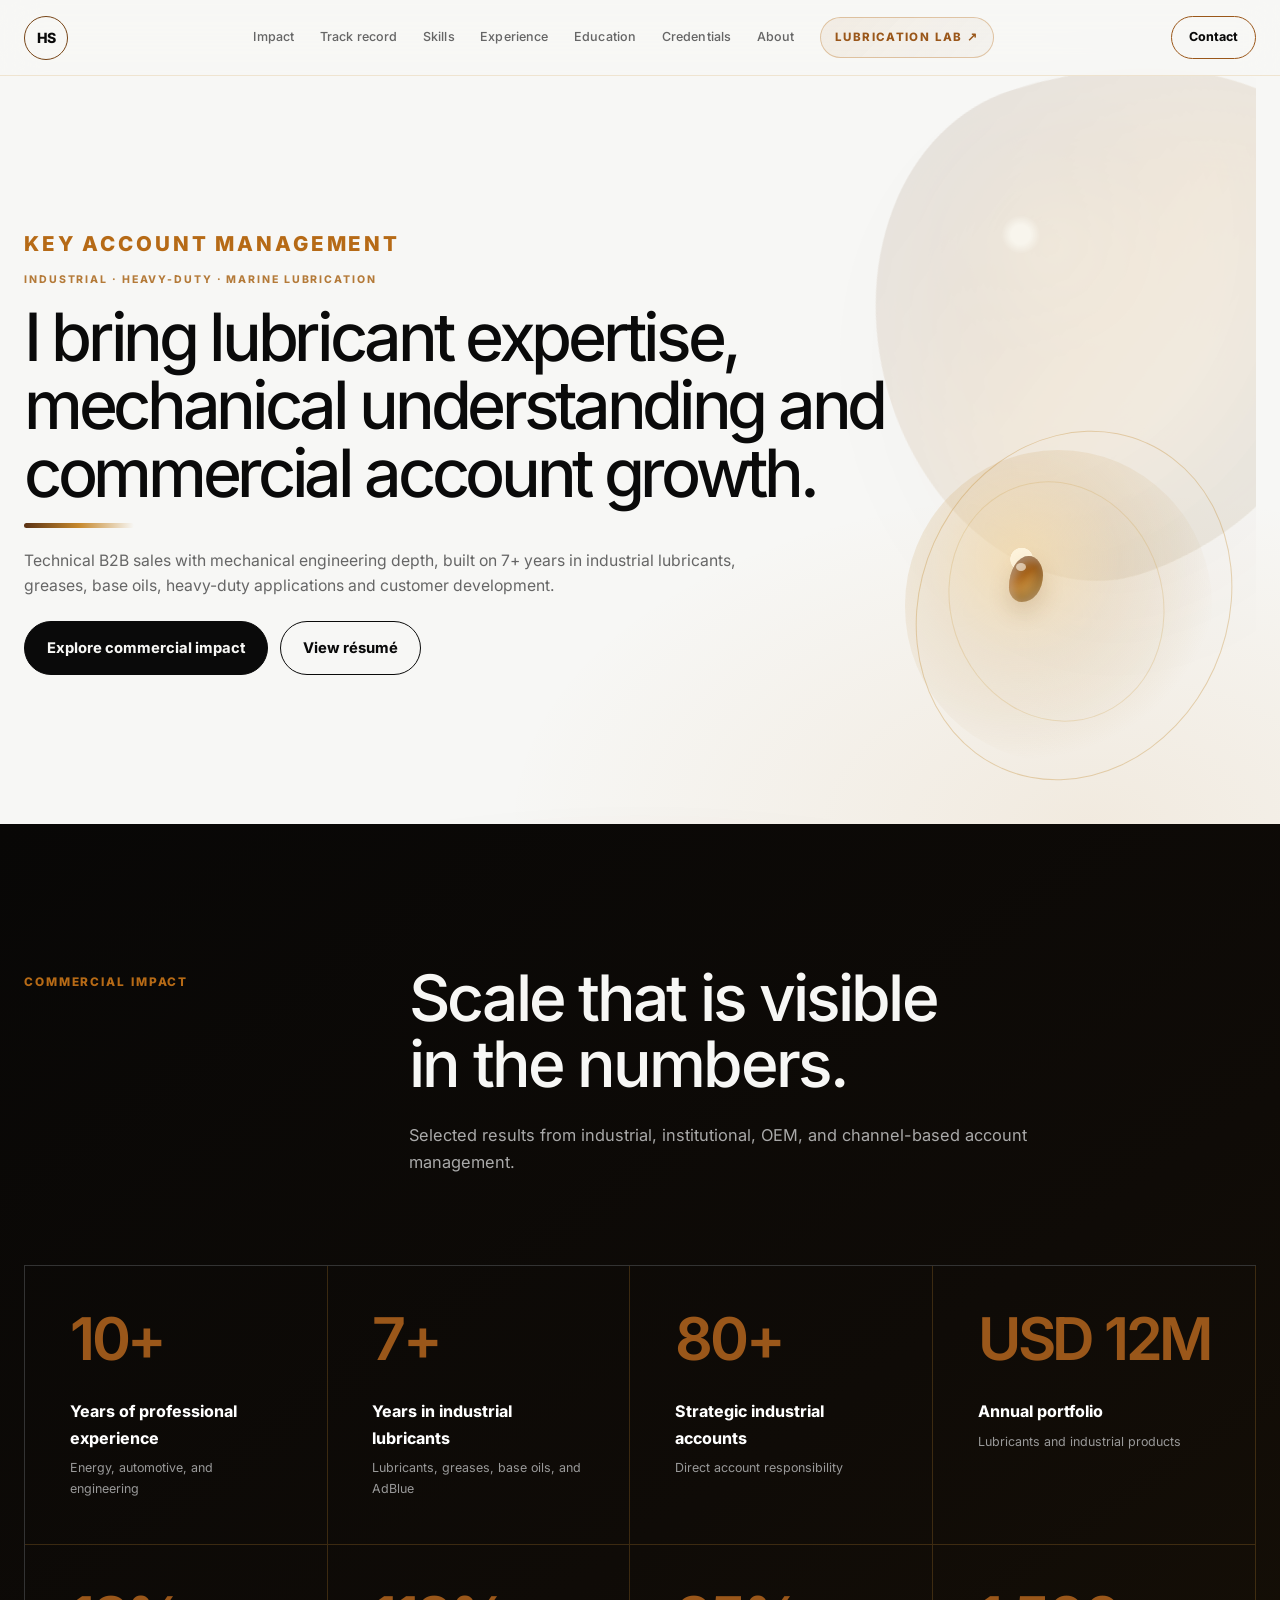
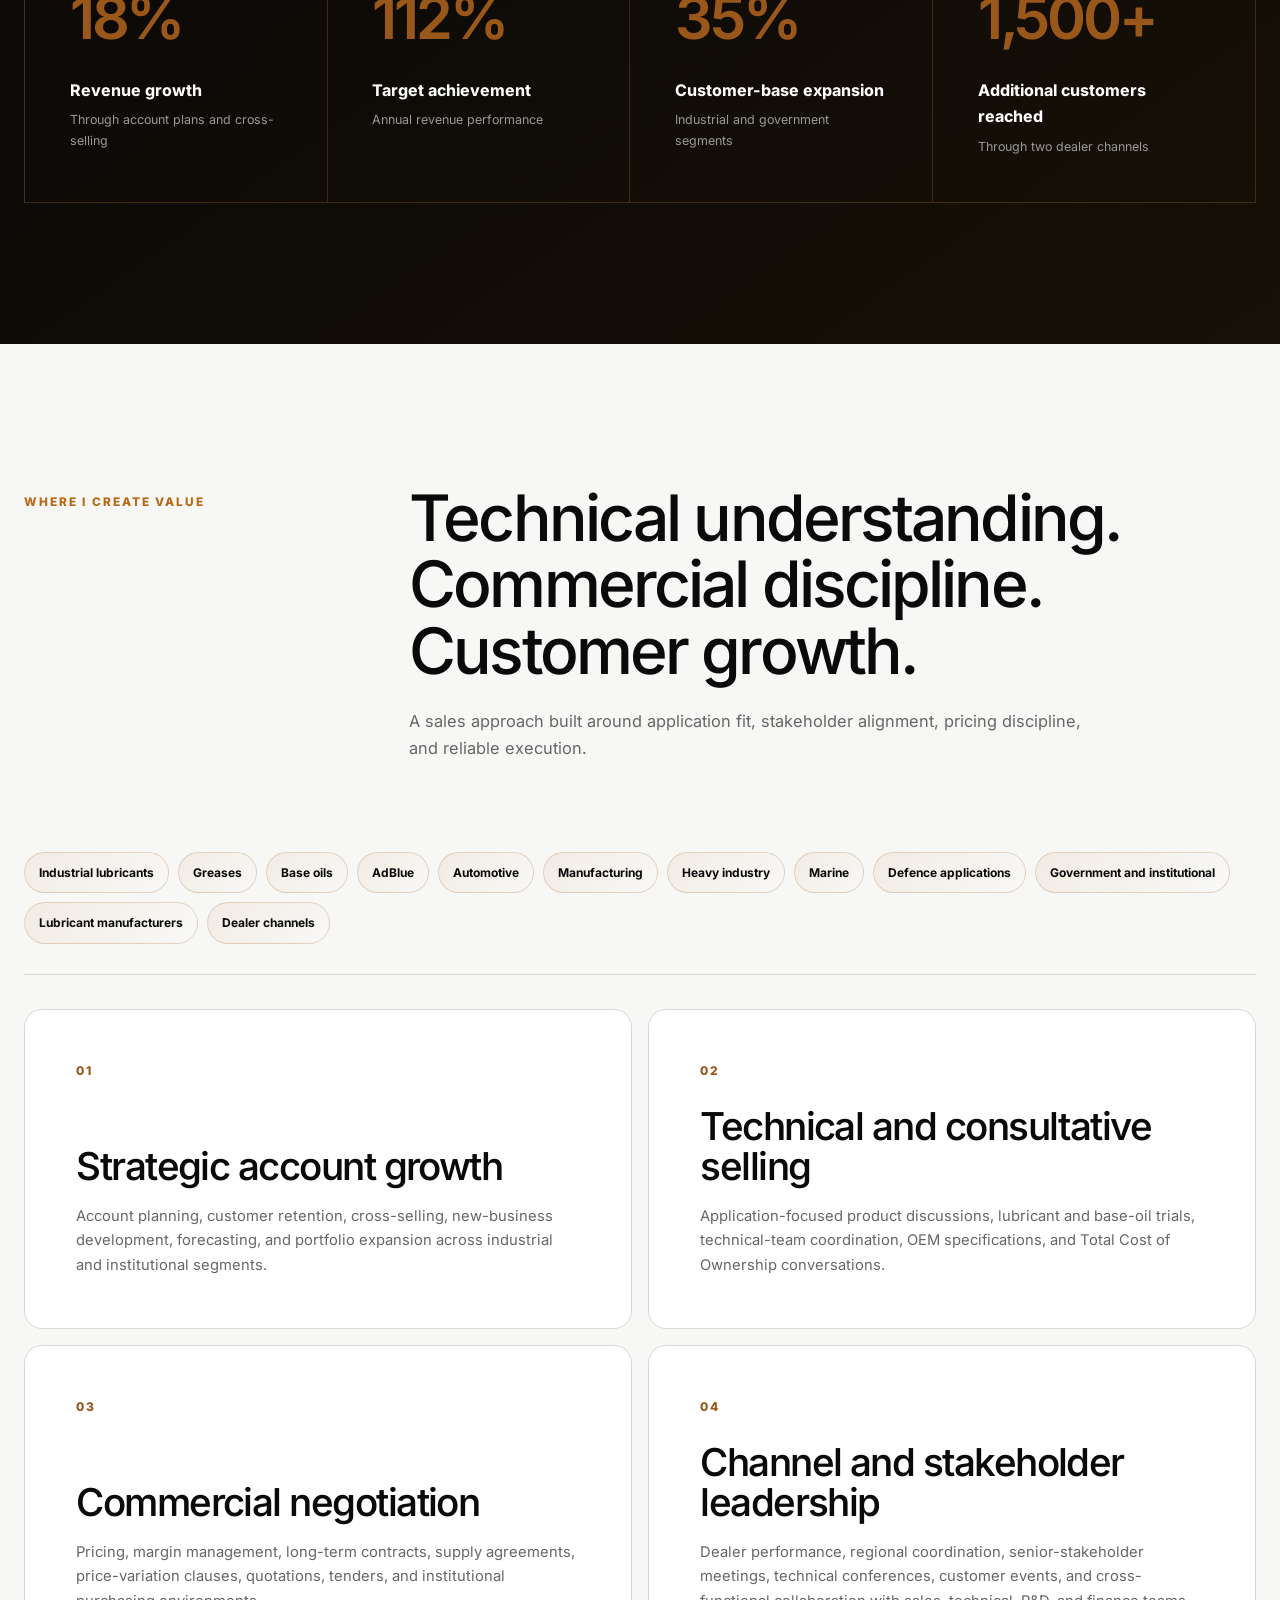
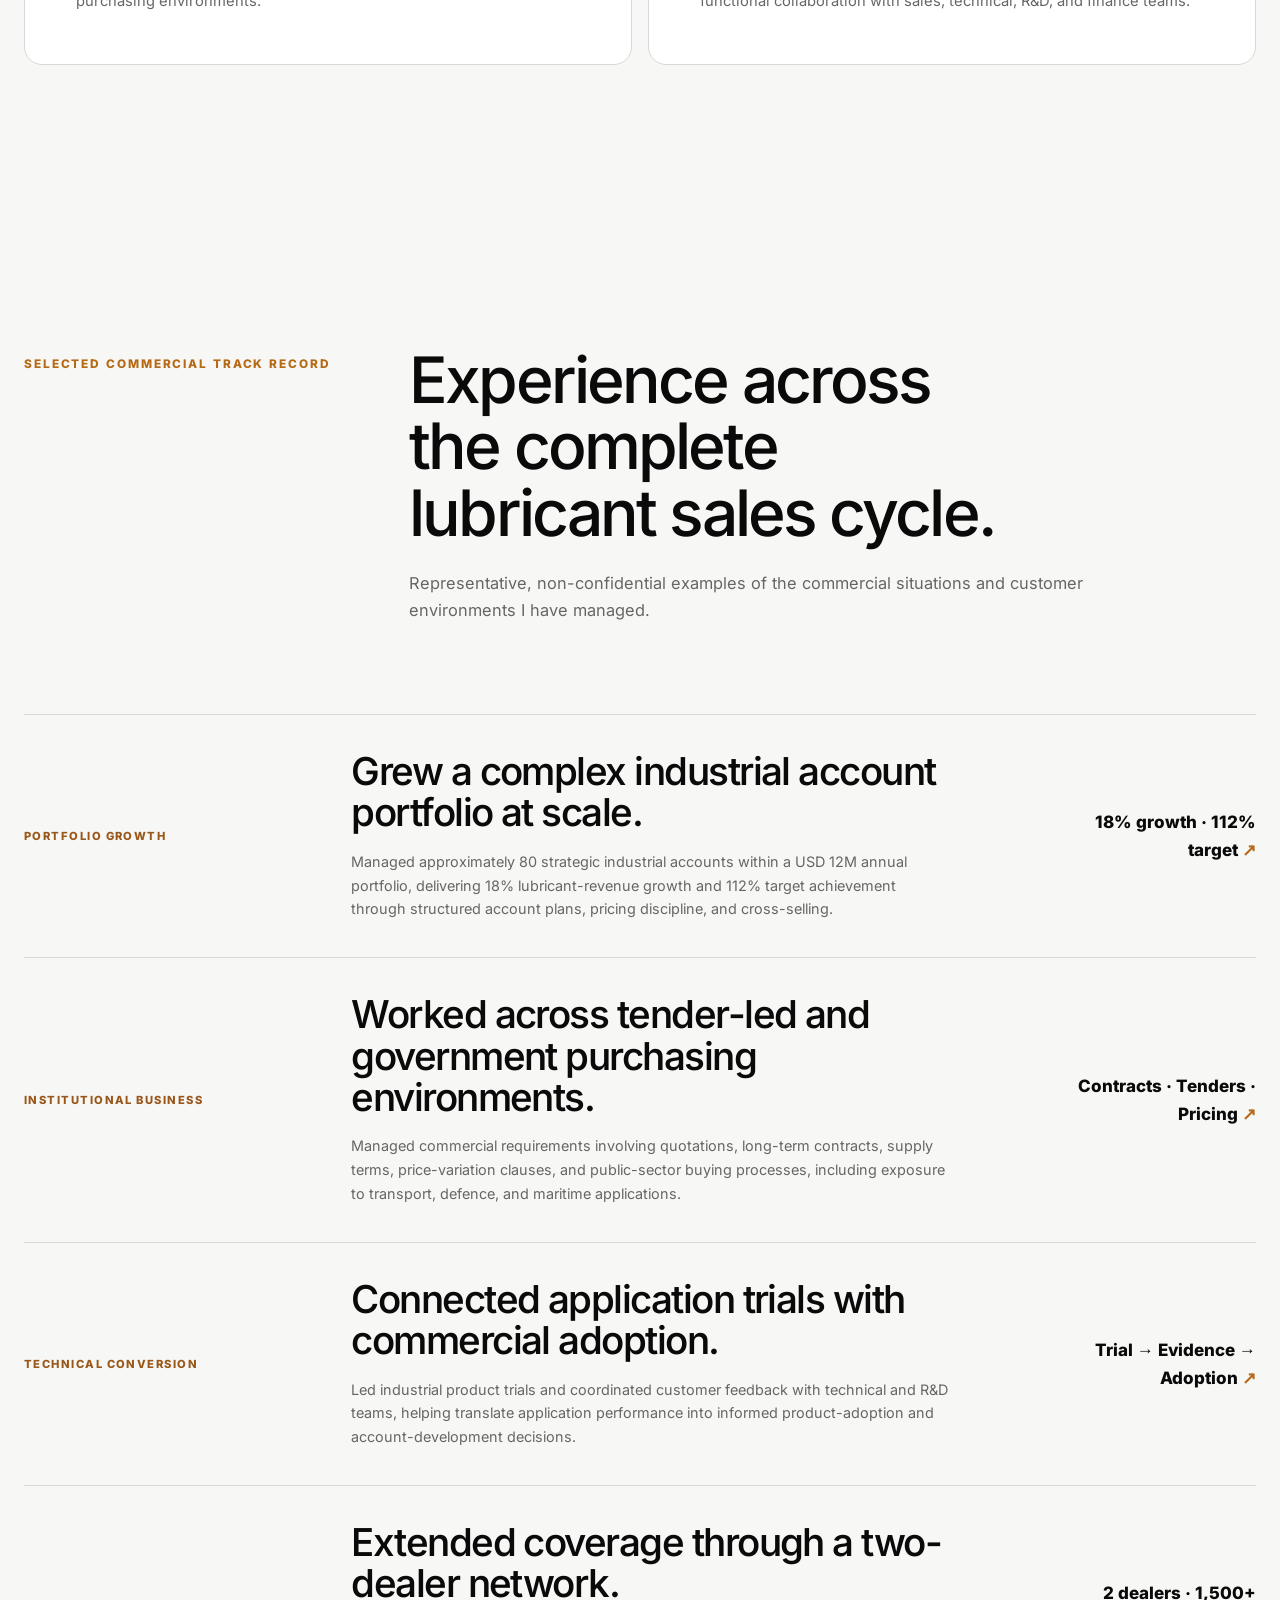
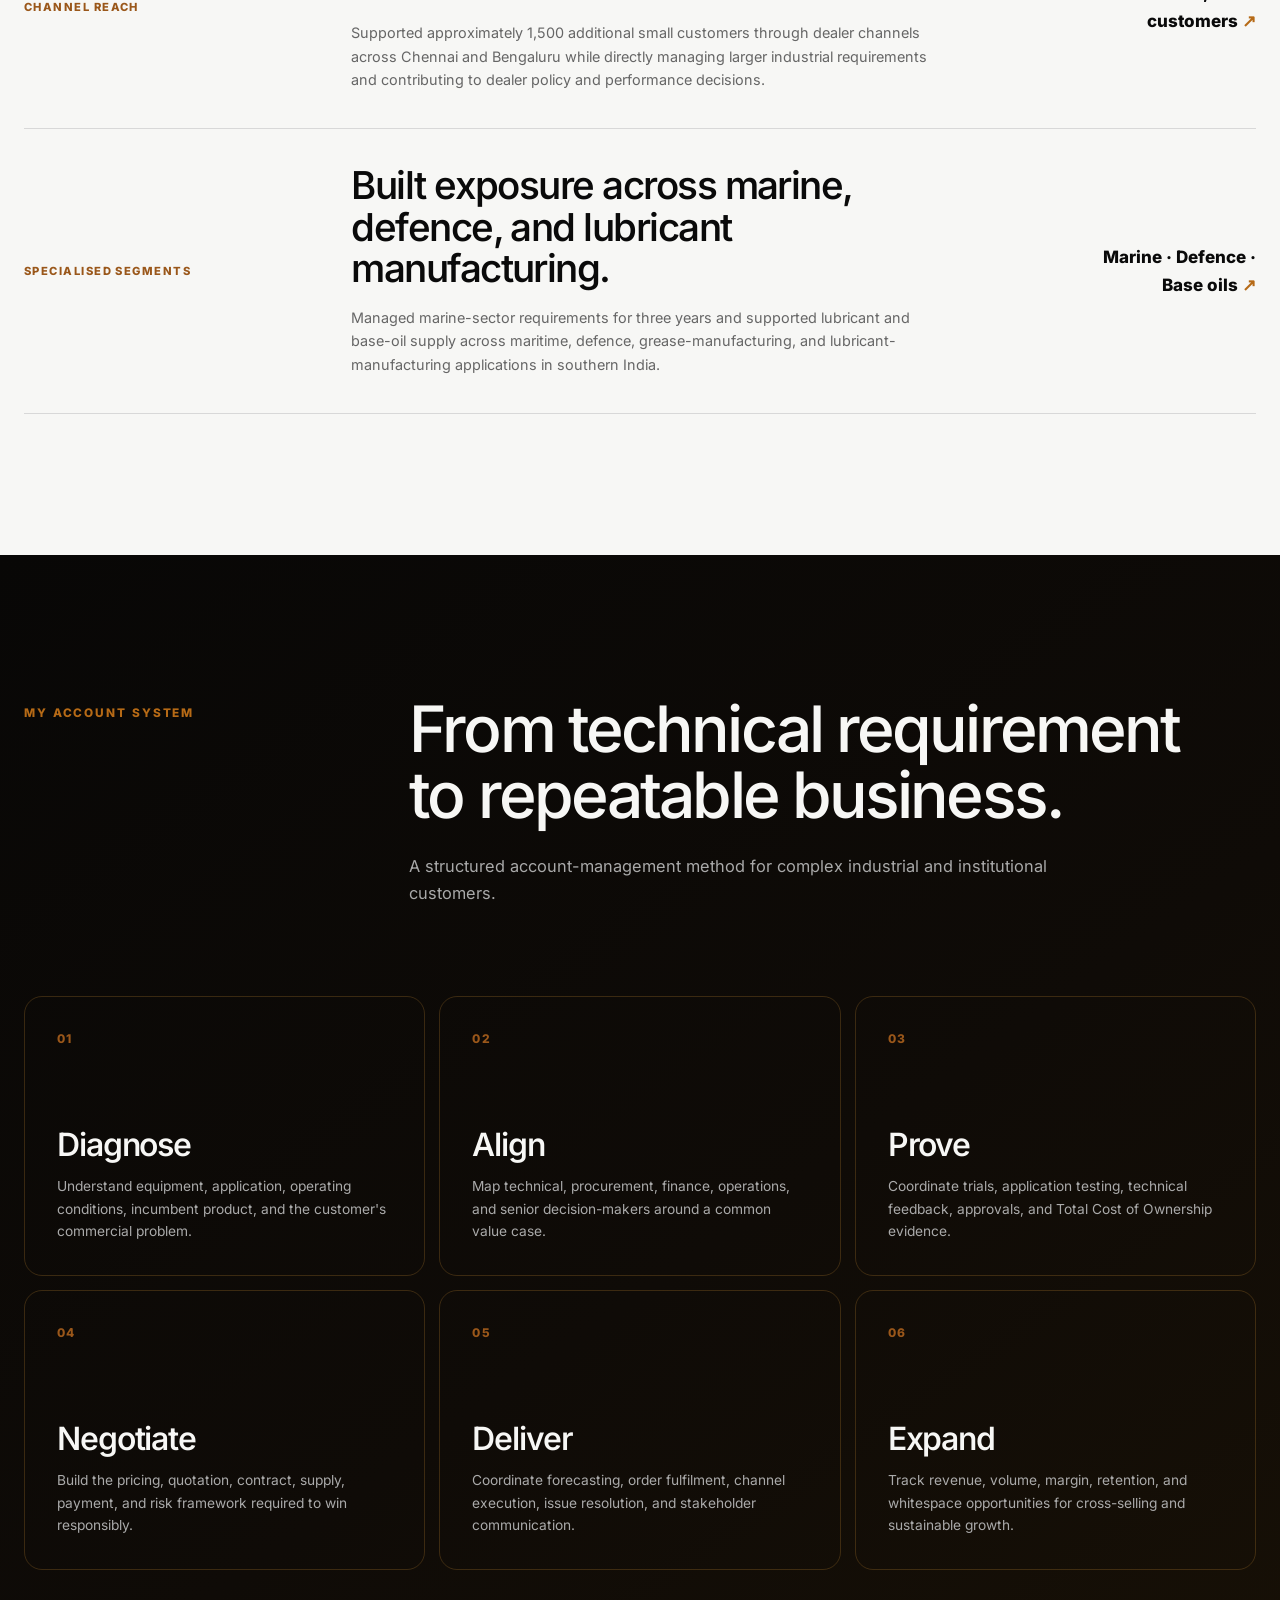
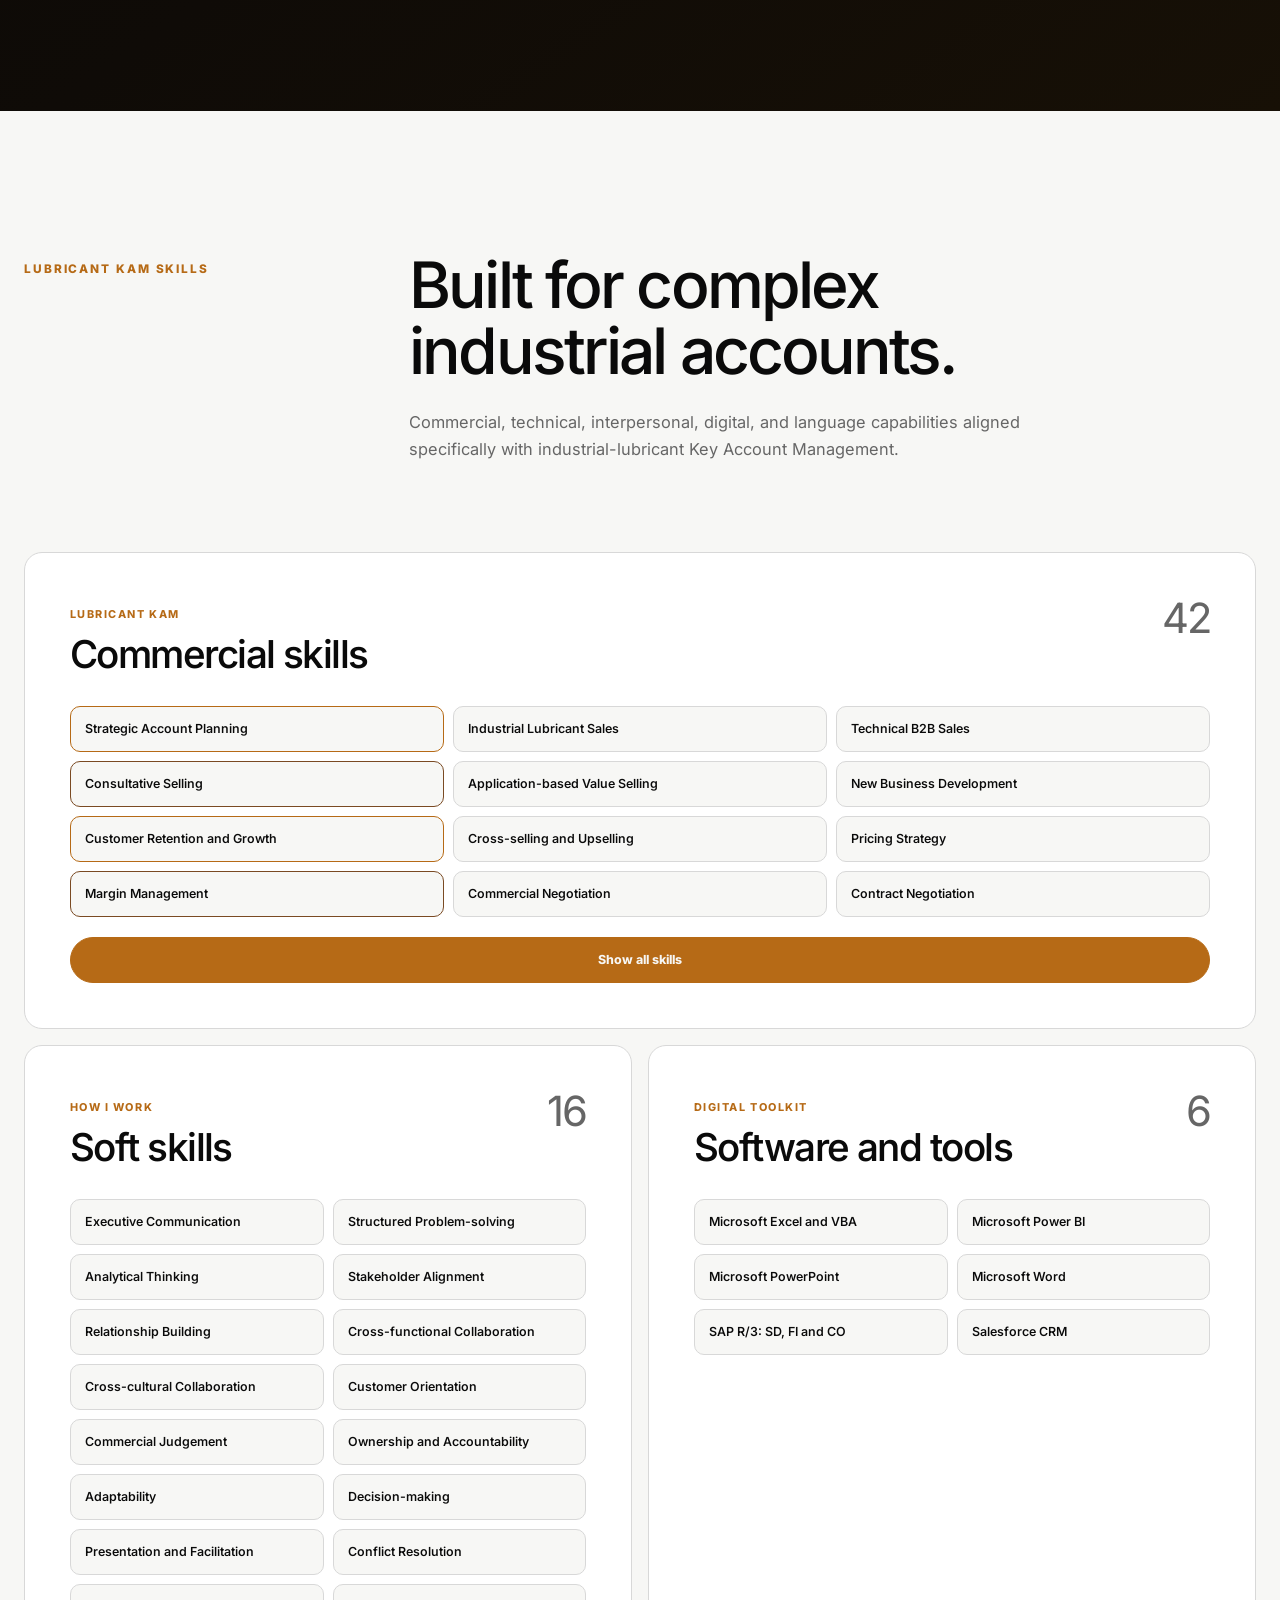
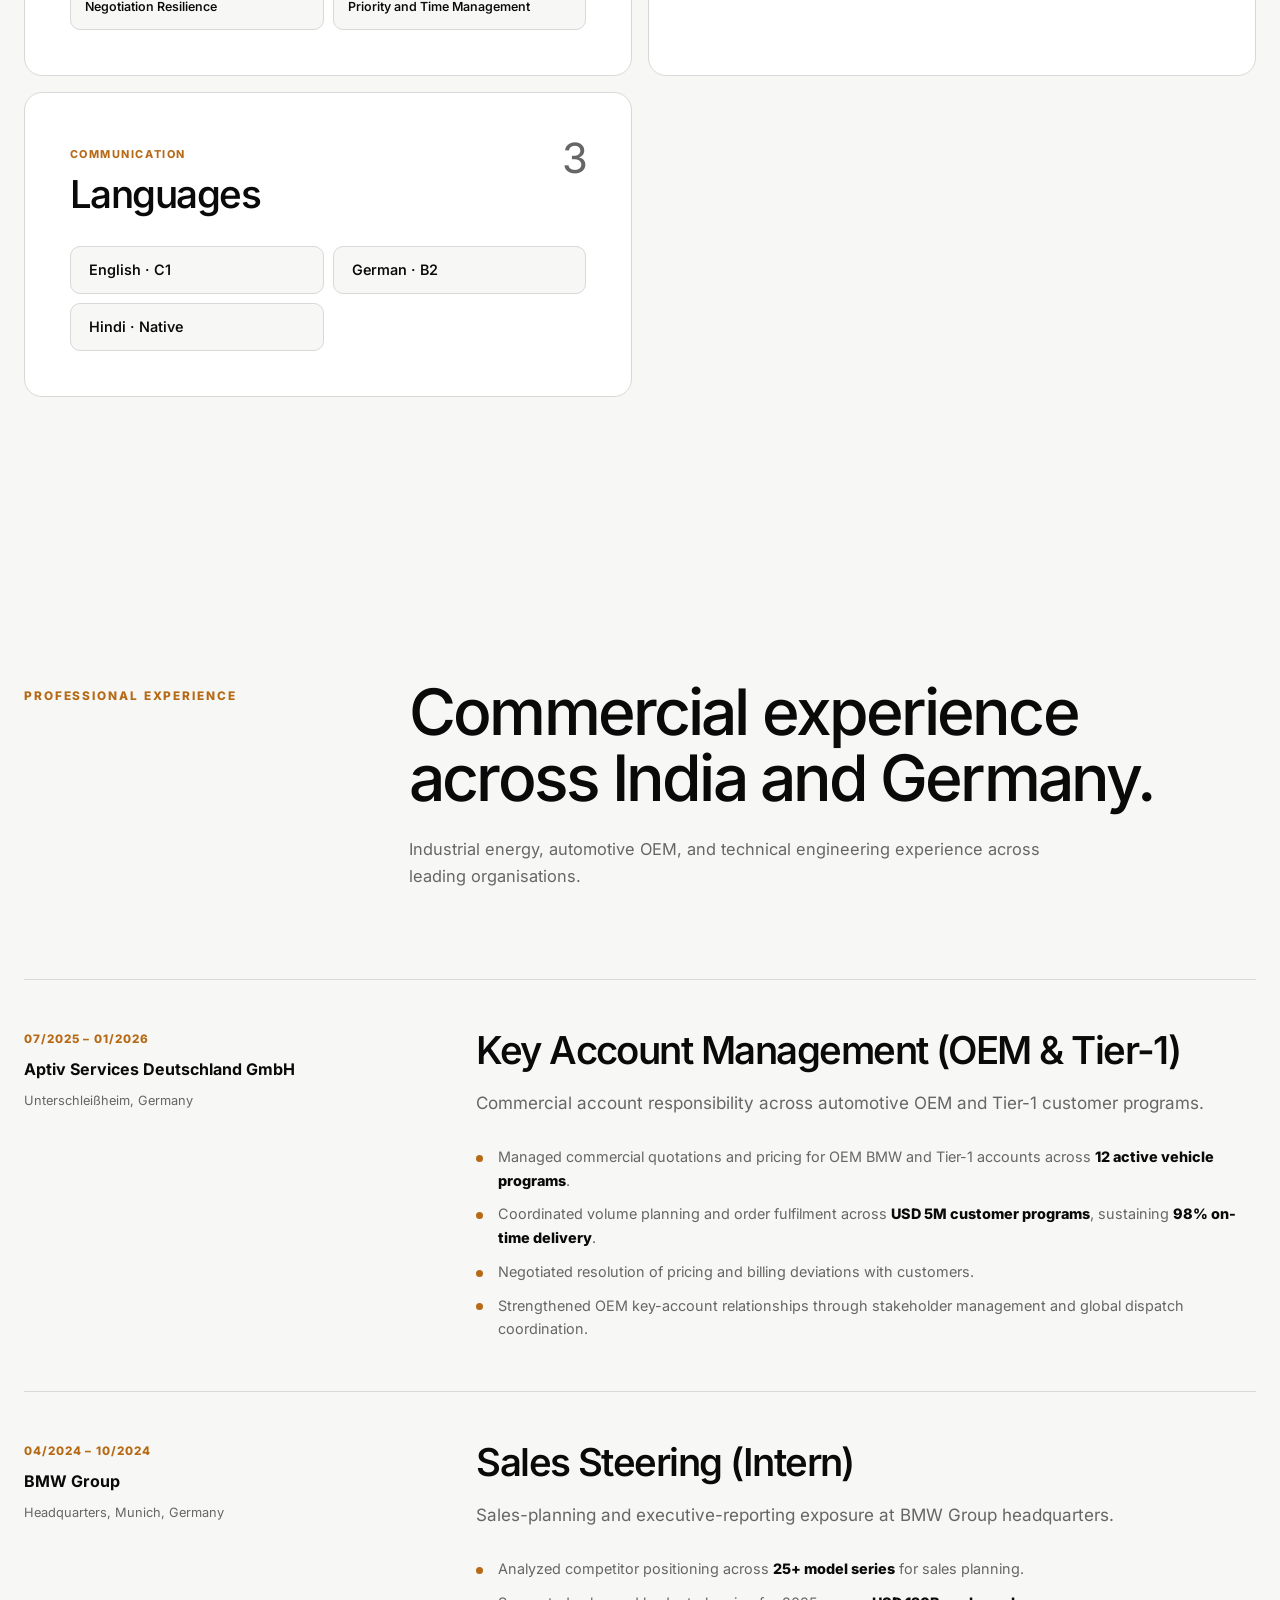
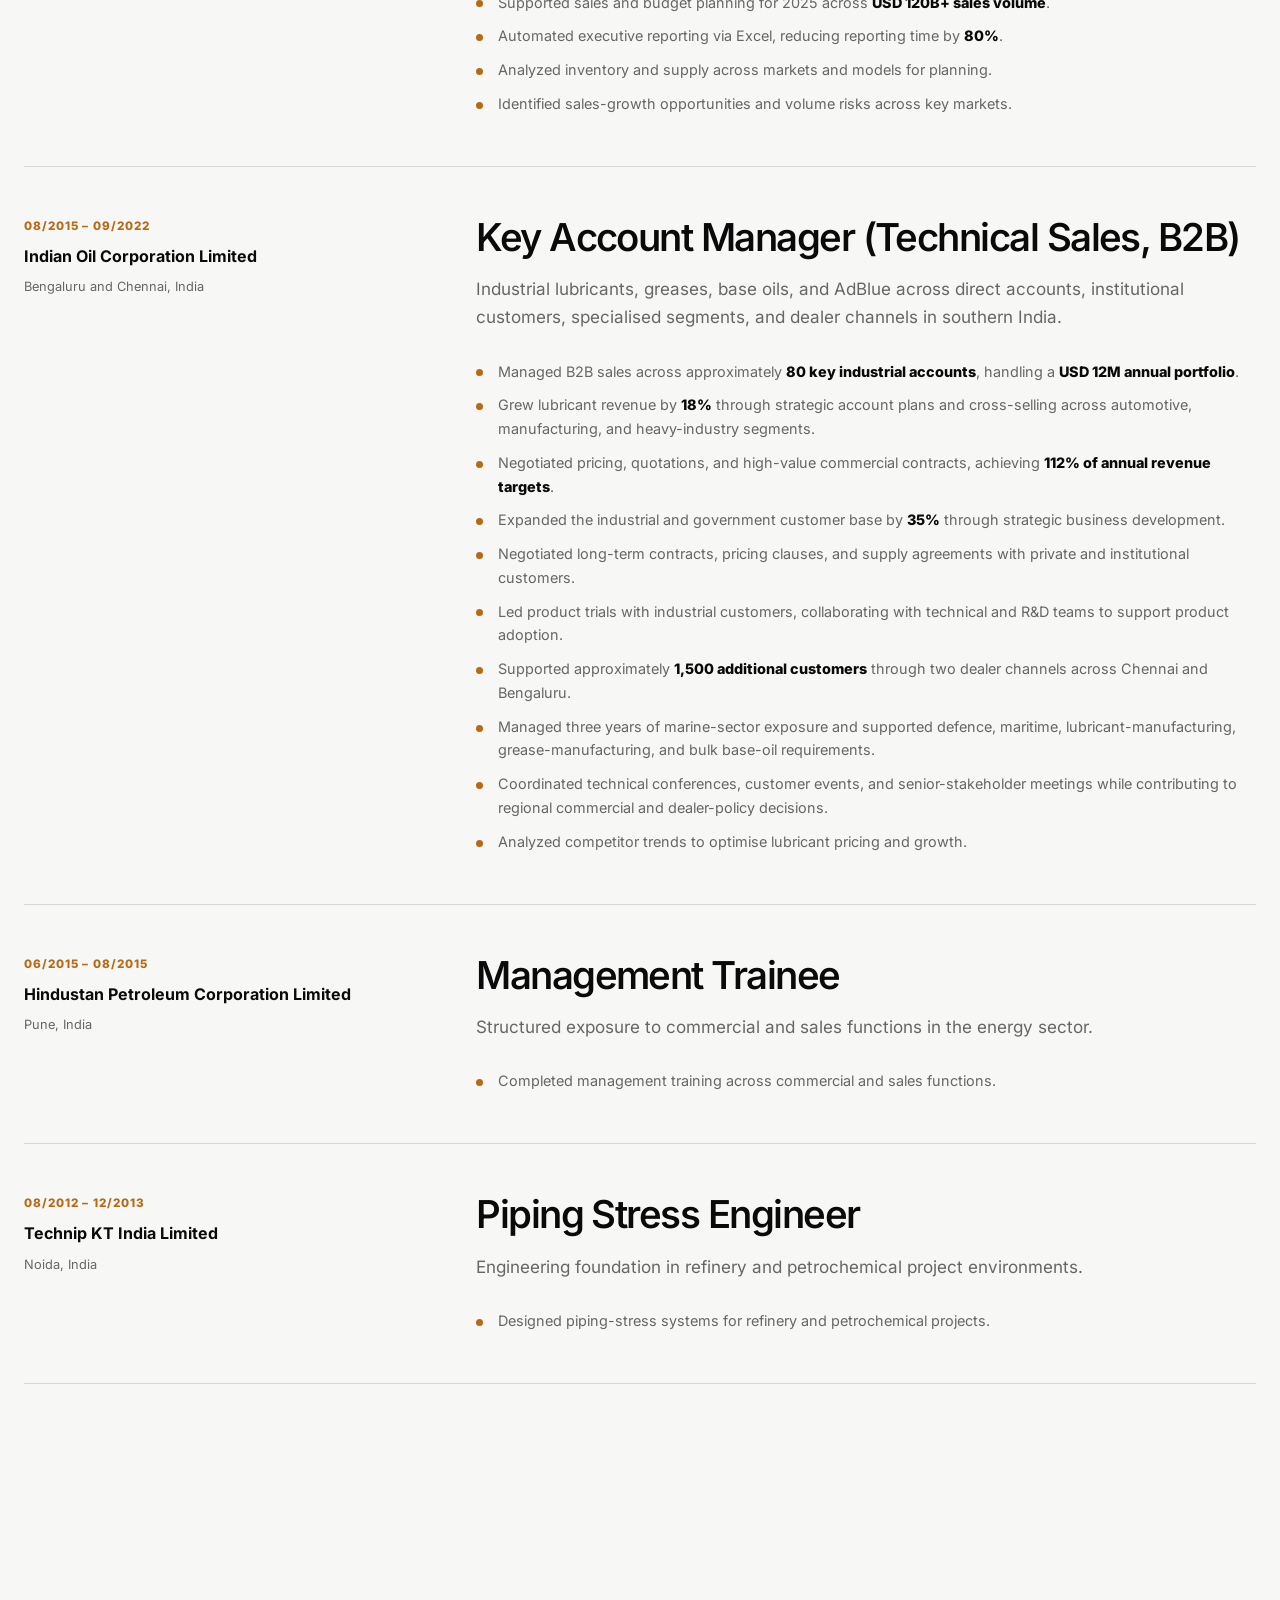
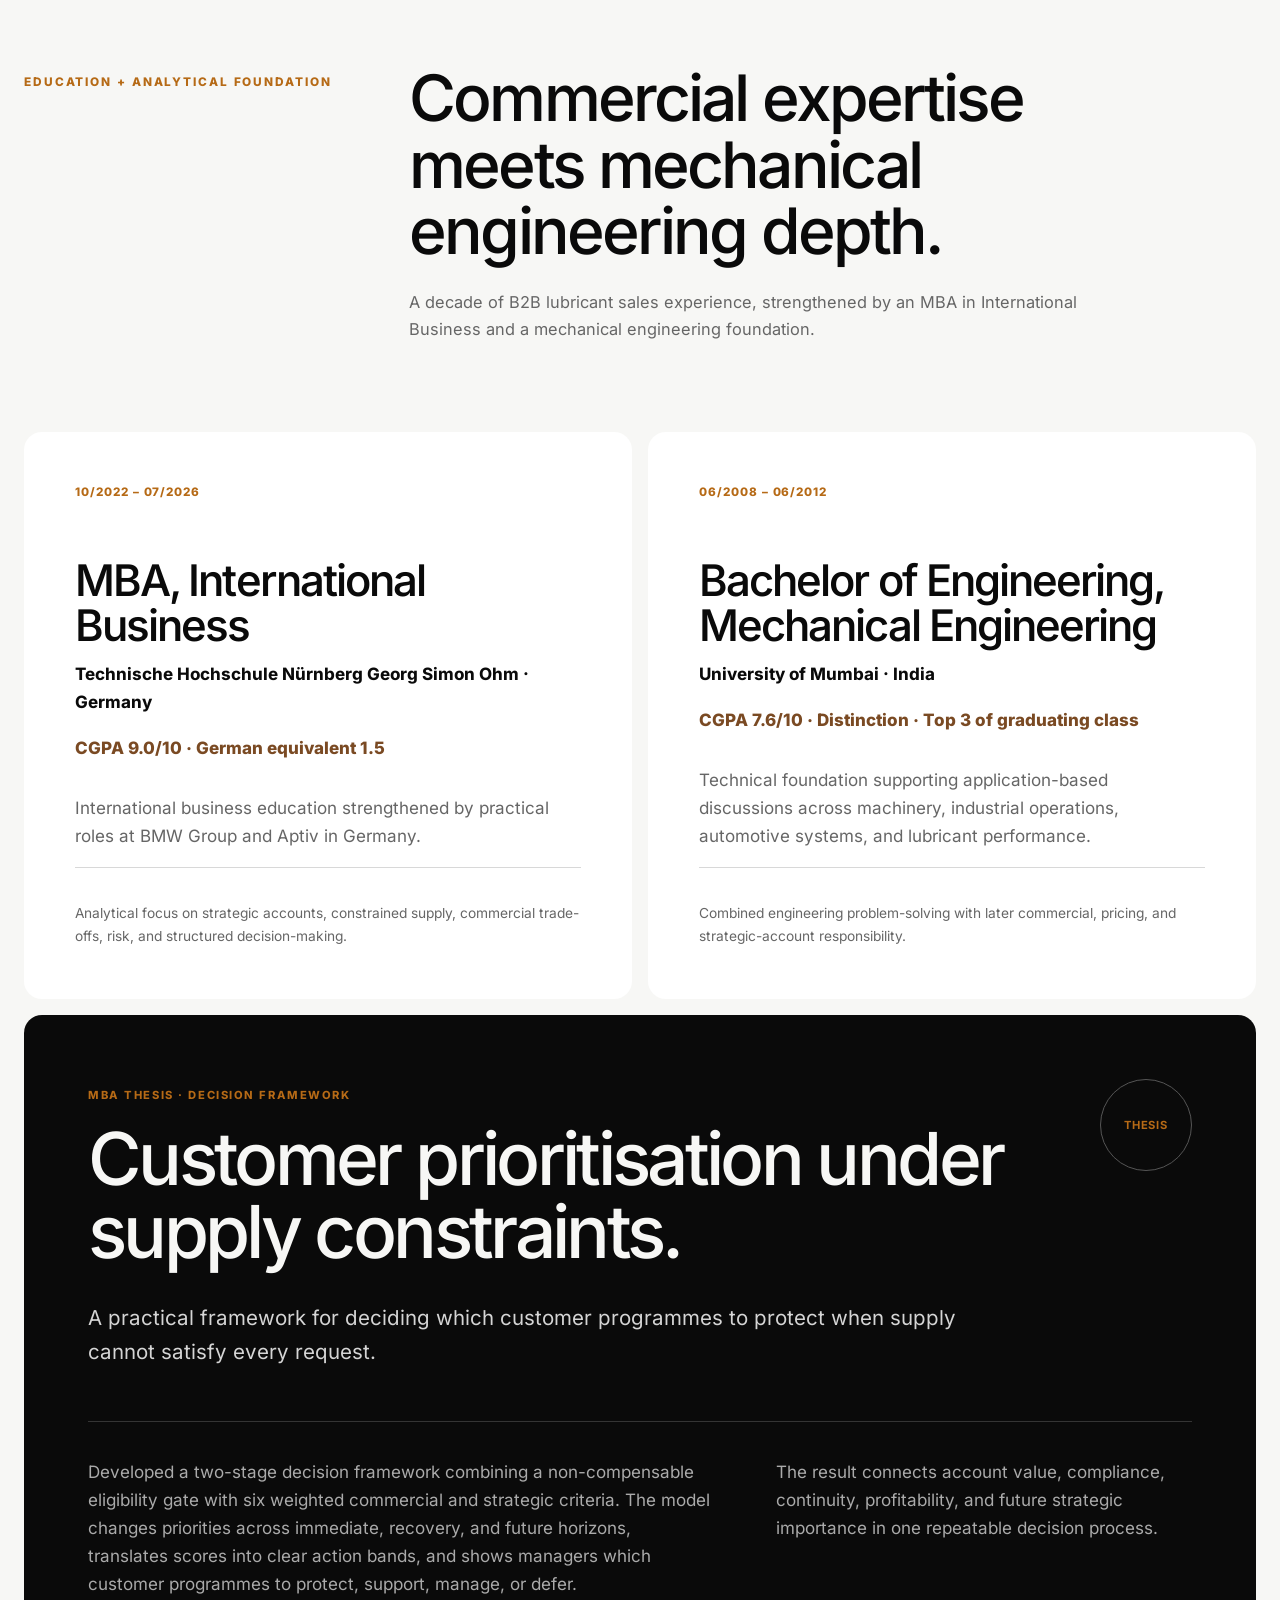
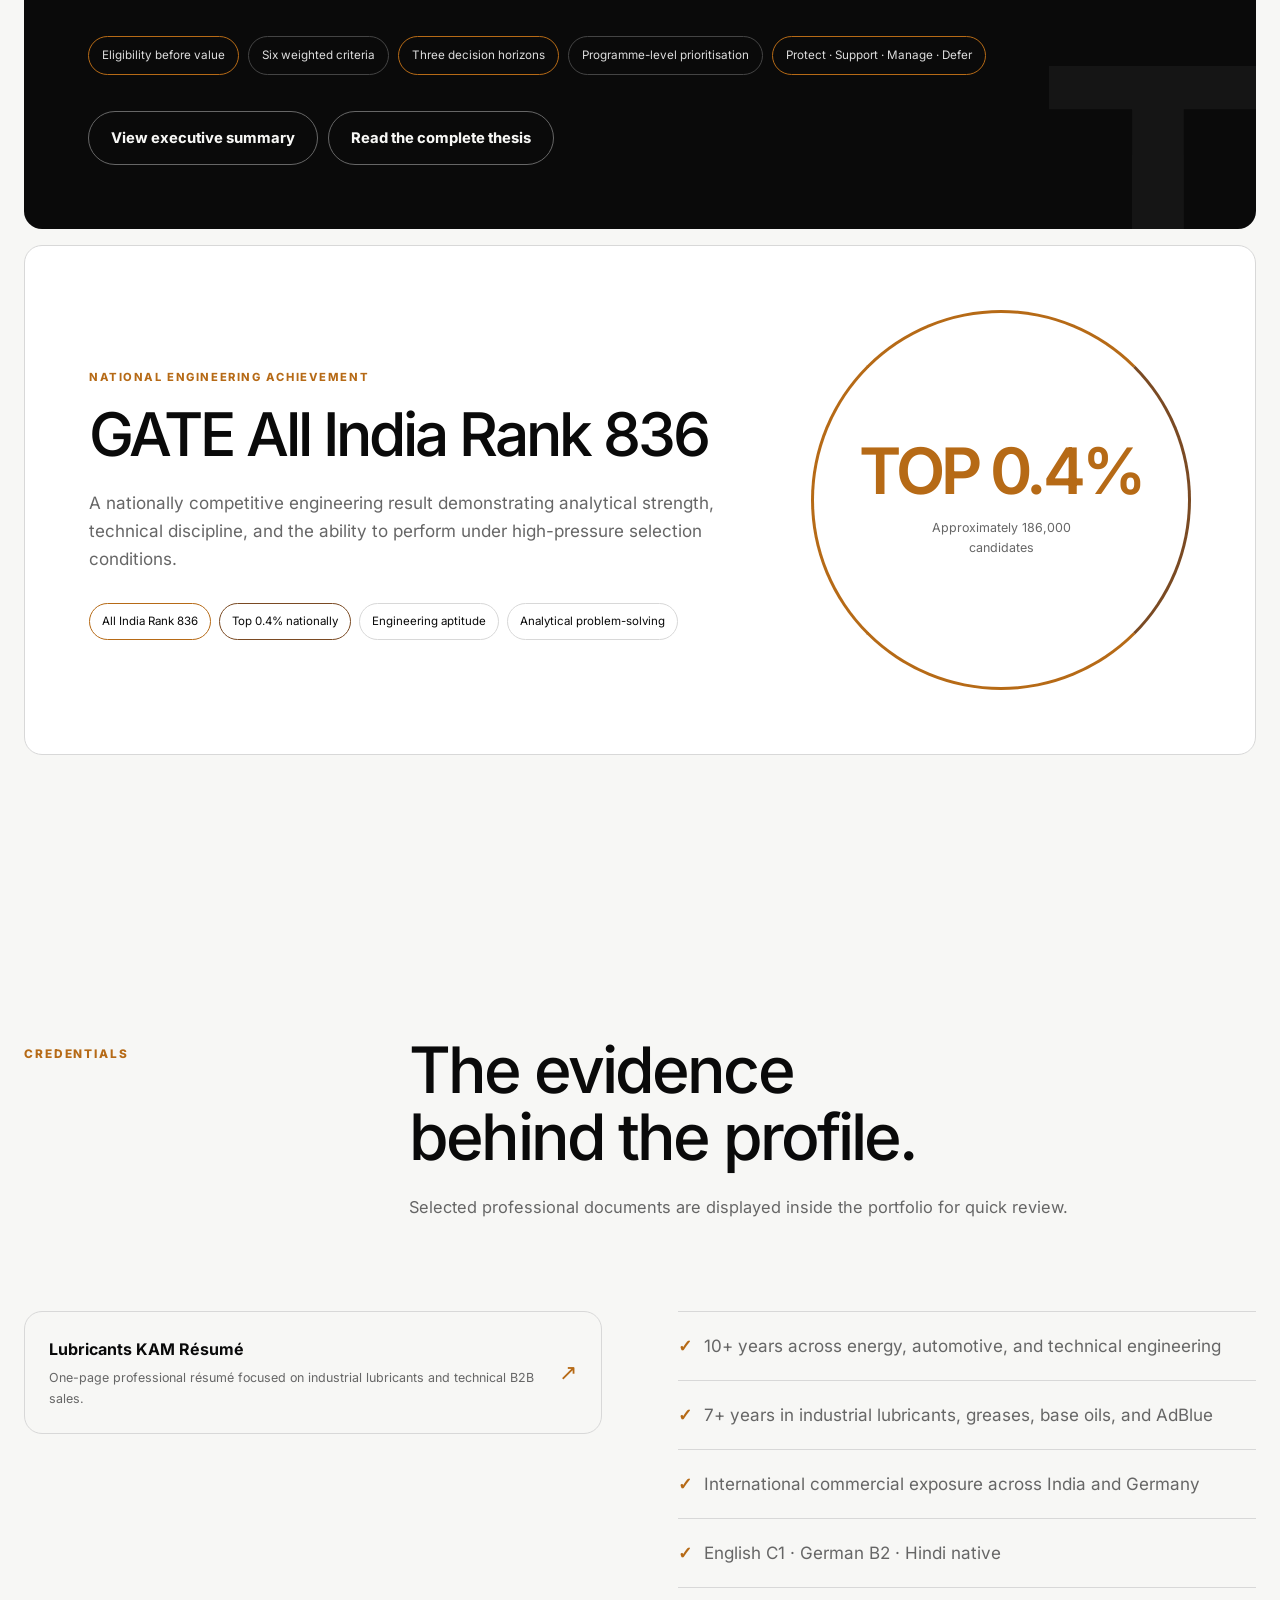
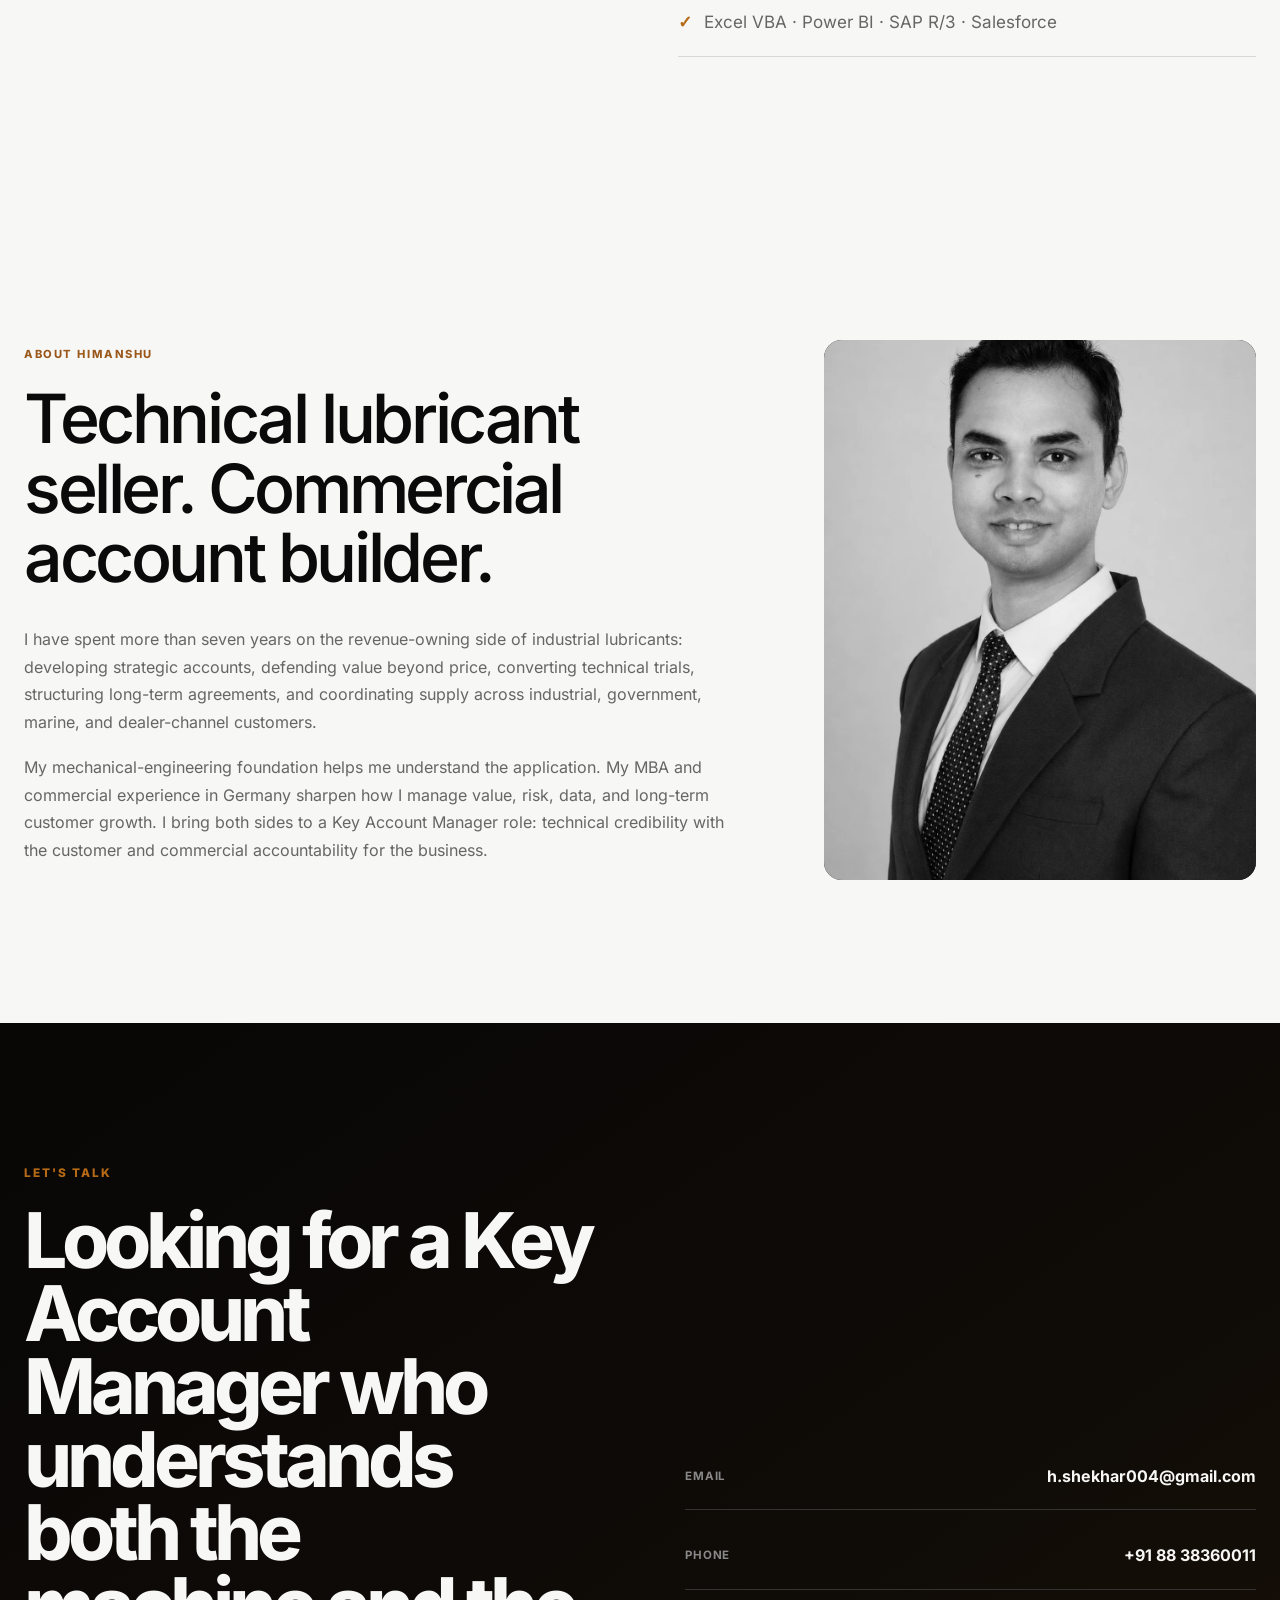
<file: index.html>
<!doctype html>
<html lang="en">
<head>
  <meta charset="utf-8">
  <meta name="viewport" content="width=device-width, initial-scale=1, viewport-fit=cover">
<link rel="icon" href="./favicon.ico" type="image/x-icon">
  <meta name="theme-color" content="#080808">
  <meta name="description" content="Commercial portfolio of Himanshu Shekhar, Industrial Lubricants Key Account Manager.">
  <meta name="robots" content="noindex,nofollow">
  <title>Himanshu Shekhar | Industrial Lubricants KAM</title>
  <link rel="stylesheet" href="css/styles.css?v=5">
  <script src="js/content.js?v=5" defer></script>
  <script src="js/site.js?v=5" defer></script>
</head>
<body>
  <a class="skip-link" href="#main">Skip to content</a>
  <div class="loading-screen" id="loadingScreen" aria-live="polite">
    <div class="loading-mark">HS</div>
    <span id="loadingText">Building the commercial picture…</span>
  </div>

  <header class="site-header" id="siteHeader">
    <a class="brand-mark magnetic" href="#top" data-cursor="Home" aria-label="Himanshu Shekhar home">
      <span id="brandInitials">HS</span>
    </a>
    <nav class="desktop-nav" id="desktopNav" aria-label="Primary navigation"></nav>
    <a class="header-cta magnetic" id="headerCta" href="#contact" data-cursor="Contact">Let's talk</a>
    <button class="menu-toggle" id="menuToggle" type="button" aria-expanded="false" aria-controls="mobileNav" aria-label="Open navigation">
      <span></span><span></span>
    </button>
    <nav class="mobile-nav" id="mobileNav" aria-label="Mobile navigation"></nav>
  </header>

  <main id="main">
    <section class="hero" id="top">
      <div class="hero-copy">
        <p class="eyebrow reveal" id="heroEyebrow"></p>
        <h1 class="hero-title reveal" id="heroHeadline"></h1>
        <p class="hero-subtitle reveal" id="heroSubheadline"></p>
        <div class="hero-actions reveal">
          <a class="button button-dark magnetic" id="primaryButton" href="#impact" data-cursor="See impact"></a>
          <button class="button button-light magnetic" id="resumeButton" type="button" data-cursor="View résumé"></button>
        </div>
      </div>
      <a class="scroll-cue magnetic" href="#impact" data-cursor="Scroll" aria-label="Scroll to commercial impact">
      <span id="scrollLabel">Scroll</span><i></i>
      </a>
    </section>

    <div id="sectionMount"></div>
  </main>

  <footer class="site-footer">
    <div>
      <strong id="footerCopyright"></strong>
      <span id="footerNote"></span>
    </div>
    <a class="owner-login magnetic" id="ownerLogin" href="admin.html" data-cursor="Owner studio">Owner login</a>
  </footer>

  <dialog class="document-modal" id="documentModal" aria-labelledby="documentTitle">
    <div class="modal-bar">
      <div>
        <span id="credentialViewerLabel">Credential viewer</span>
        <strong id="documentTitle">Document</strong>
      </div>
      <div class="modal-actions">
        <a class="document-download magnetic" id="documentDownload" href="#" download data-cursor="Download this" hidden>
          <span aria-hidden="true">↓</span><b id="downloadLabel">Download</b>
        </a>
        <button class="modal-close magnetic" id="modalClose" type="button" data-cursor="Close" aria-label="Close document viewer">×</button>
      </div>
    </div>
    <div class="document-stage" id="documentStage"></div>
  </dialog>

  <div class="custom-cursor" id="customCursor" aria-hidden="true"><span></span></div>
  <div class="cursor-dot" id="cursorDot" aria-hidden="true"></div>
  <div class="touch-ripple" id="touchRipple" aria-hidden="true"></div>
  <noscript>This portfolio requires JavaScript to display its content.</noscript>
</body>
</html>
</file>
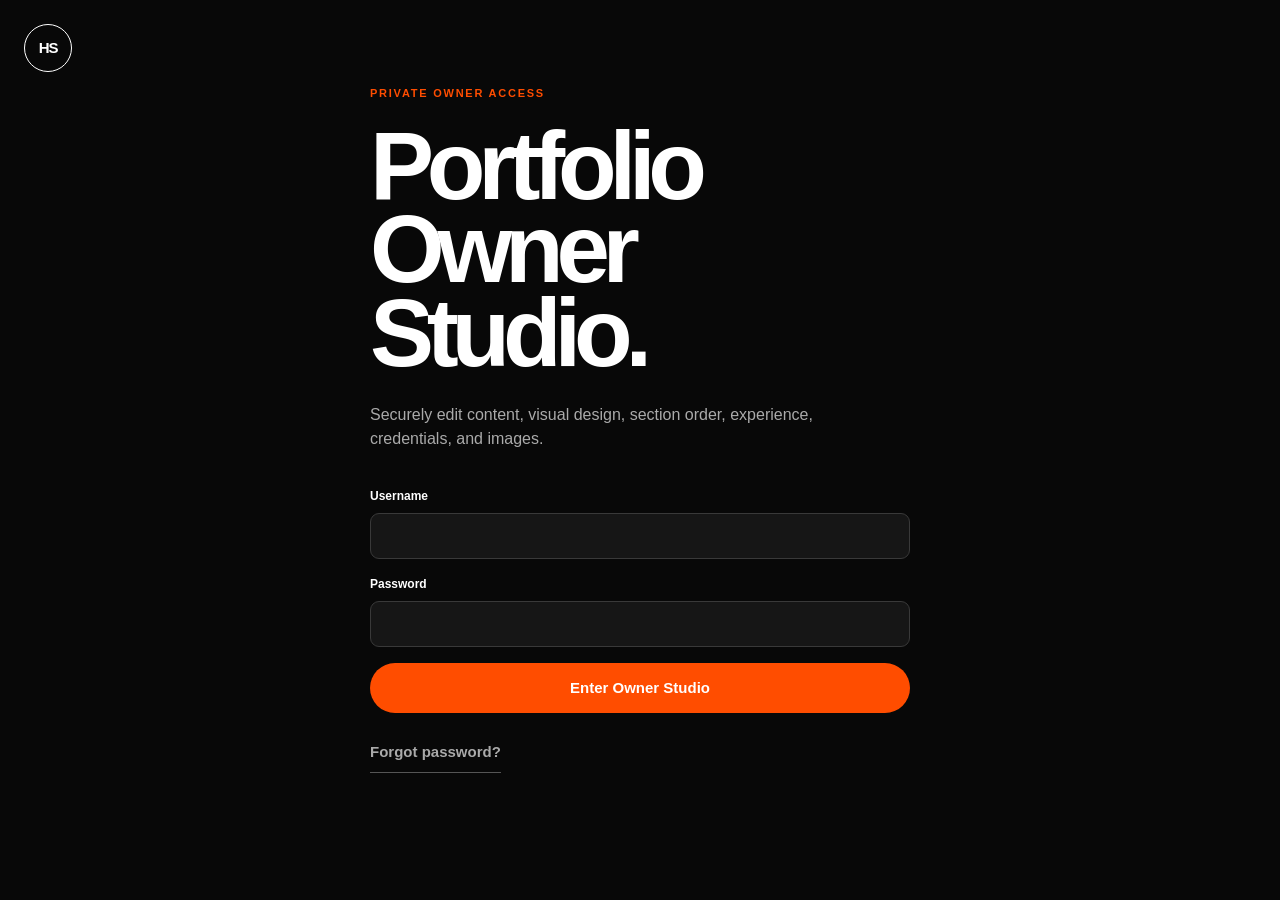
<file: admin.html>
<!doctype html>
<html lang="en">
<head>
  <meta charset="utf-8">
  <meta name="viewport" content="width=device-width, initial-scale=1, viewport-fit=cover">
  <meta name="theme-color" content="#080808">
  <meta name="robots" content="noindex,nofollow">
  <title>Owner Studio | HS Portfolio</title>
  <link rel="stylesheet" href="css/admin.css">
  <script src="js/content.js" defer></script>
  <script src="js/admin.js" defer></script>
</head>
<body>
  <main class="auth-shell" id="authShell">
    <a class="studio-mark" href="index.html" aria-label="Return to portfolio">HS</a>
    <section class="login-card" id="loginCard">
      <p class="overline">PRIVATE OWNER ACCESS</p>
      <h1>Portfolio<br>Owner Studio.</h1>
      <p class="login-intro">Securely edit content, visual design, section order, experience, credentials, and images.</p>
      <form id="loginForm">
        <label>Username<input id="loginUsername" name="username" autocomplete="username" required></label>
        <label>Password<input id="loginPassword" name="password" type="password" autocomplete="current-password" required></label>
        <button class="primary-button" type="submit">Enter Owner Studio</button>
      </form>
      <button class="text-button" id="showReset" type="button">Forgot password?</button>
      <p class="form-message" id="loginMessage" role="alert"></p>
    </section>

    <section class="login-card hidden" id="resetCard">
      <p class="overline">PASSWORD RECOVERY</p>
      <h1>Use your<br>GitHub access.</h1>
      <p class="login-intro">GitHub Pages cannot send an email OTP. Your GitHub account is the final publishing authority. Follow the password-reset instructions in DEPLOYMENT.md, then replace <strong>js/content.js</strong>.</p>
      <button class="text-button" id="backToLogin" type="button">Back to login</button>
      <p class="form-message" id="resetMessage" role="alert"></p>
    </section>
  </main>

  <main class="studio hidden" id="studio">
    <header class="studio-header">
      <div class="studio-brand"><span>HS</span><div><strong>Owner Studio</strong><small id="saveStatus">All changes saved</small></div></div>
      <div class="studio-actions">
        <a class="secondary-button" href="index.html" target="_blank" rel="noopener">Preview site ↗</a>
        <button class="secondary-button" id="logoutButton" type="button">Log out</button>
        <button class="secondary-button" id="exportButton" type="button">Export content.js</button>
        <button class="primary-button compact" id="saveButton" type="button">Save changes</button>
      </div>
    </header>

    <div class="studio-layout">
      <aside class="studio-nav" id="studioNav" aria-label="Editor sections">
        <button class="active" data-panel="identity">Identity</button>
        <button data-panel="theme">Design system</button>
        <button data-panel="sections">Section order</button>
        <button data-panel="metrics">Impact metrics</button>
        <button data-panel="capabilities">Expertise</button>
        <button data-panel="stories">Track record</button>
        <button data-panel="process">Account system</button>
        <button data-panel="skills">Skills</button>
        <button data-panel="experience">Experience</button>
        <button data-panel="education">Education</button>
        <button data-panel="credentials">Credentials</button>
        <button data-panel="about">About + photo</button>
        <button data-panel="contact">Contact + footer</button>
        <button data-panel="advanced">Advanced</button>
      </aside>

      <div class="mobile-panel-select">
        <label>Editing section<select id="mobilePanelSelect"></select></label>
      </div>

      <section class="editor-area" id="editorArea">
        <div class="editor-panel active" id="panel-identity"></div>
        <div class="editor-panel" id="panel-theme"></div>
        <div class="editor-panel" id="panel-sections"></div>
        <div class="editor-panel" id="panel-metrics"></div>
        <div class="editor-panel" id="panel-capabilities"></div>
        <div class="editor-panel" id="panel-stories"></div>
        <div class="editor-panel" id="panel-process"></div>
        <div class="editor-panel" id="panel-skills"></div>
        <div class="editor-panel" id="panel-experience"></div>
        <div class="editor-panel" id="panel-education"></div>
        <div class="editor-panel" id="panel-credentials"></div>
        <div class="editor-panel" id="panel-about"></div>
        <div class="editor-panel" id="panel-contact"></div>
        <div class="editor-panel" id="panel-advanced"></div>
      </section>
    </div>
  </main>

  <div class="toast" id="toast" role="status"></div>
</body>
</html>
</file>
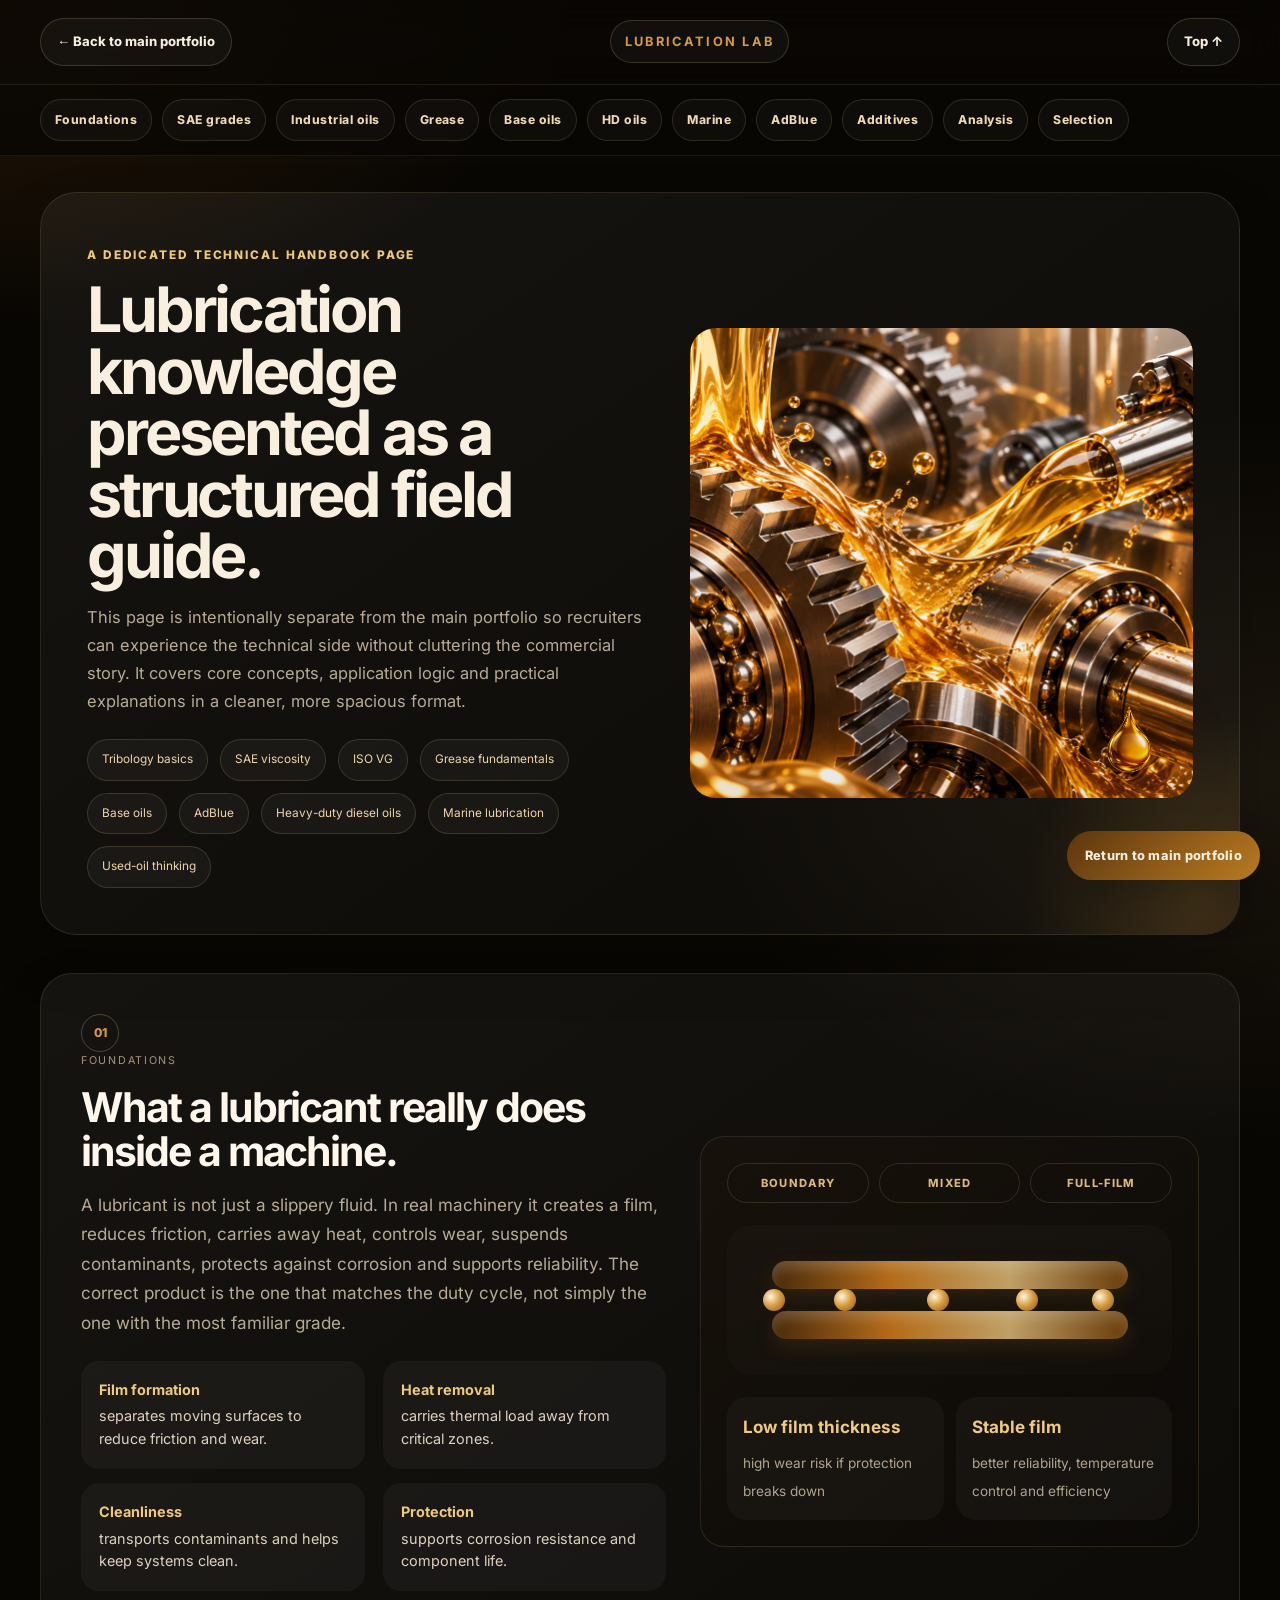
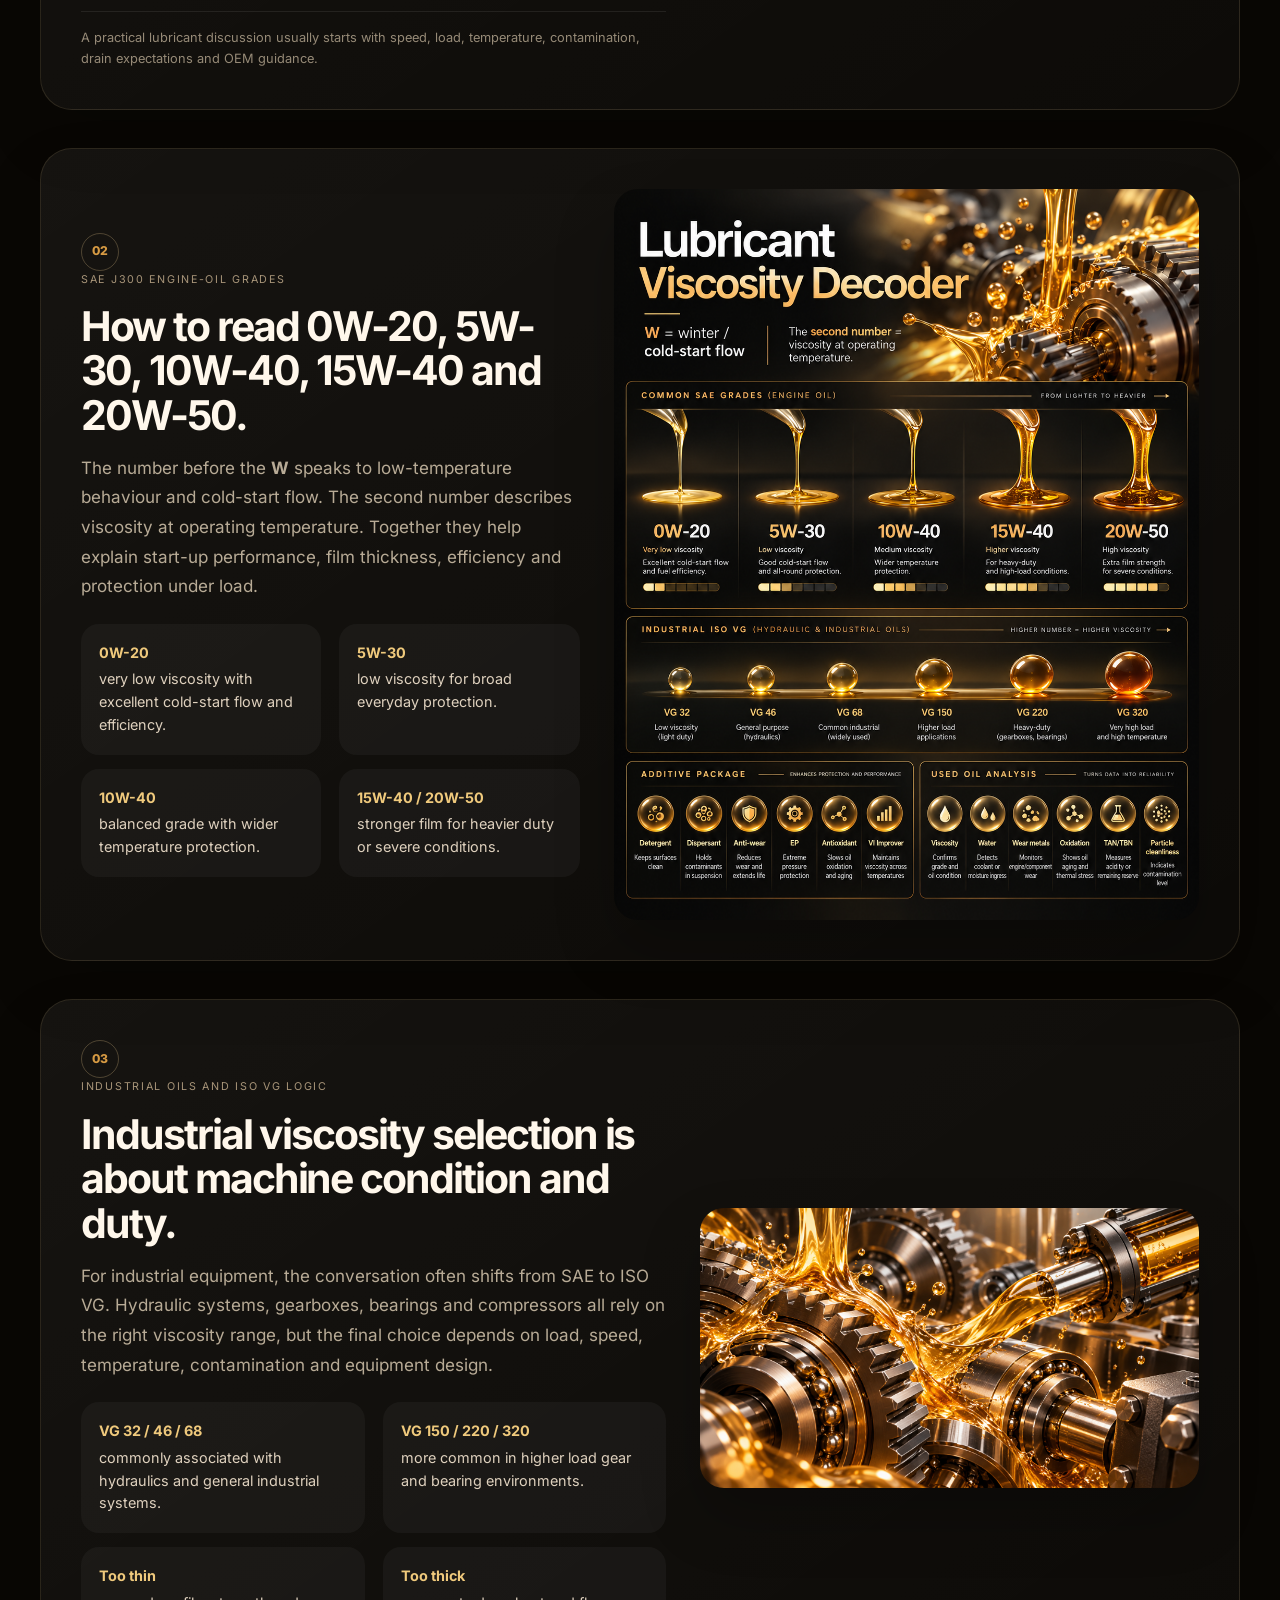
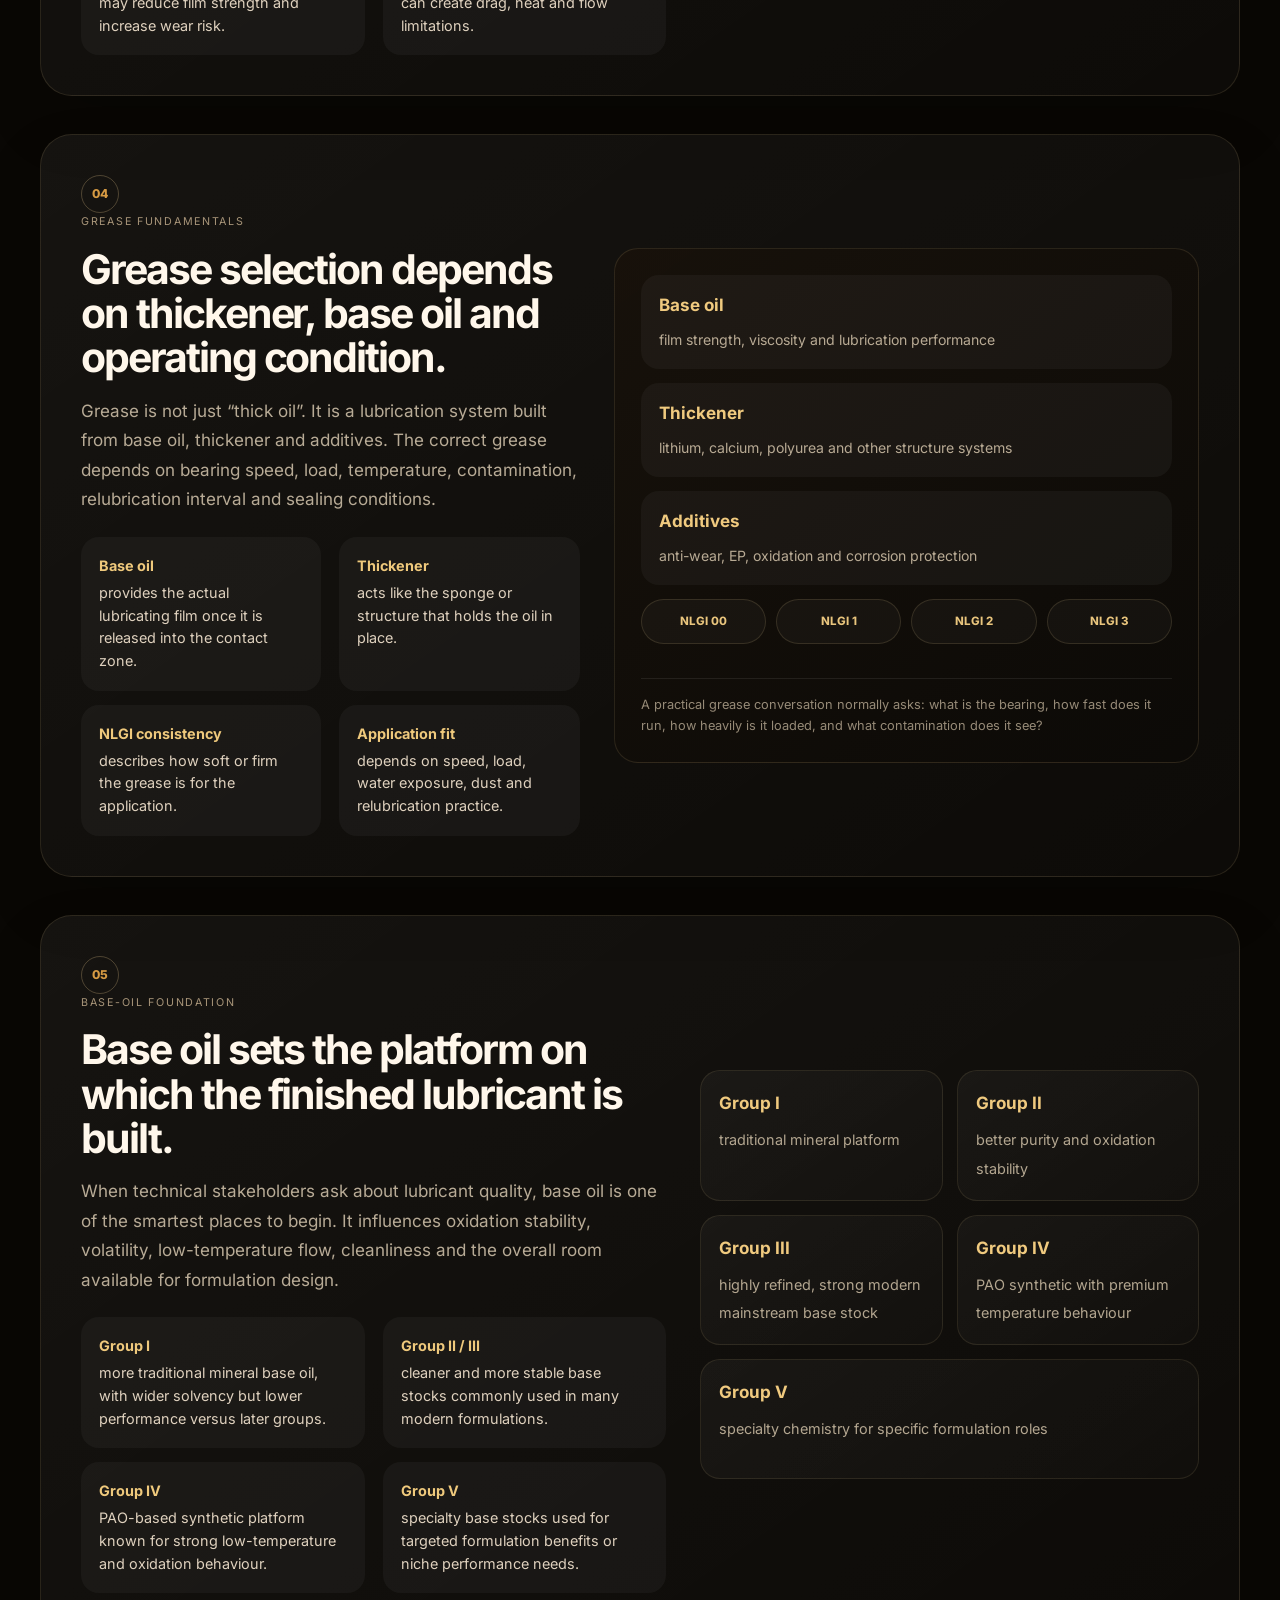
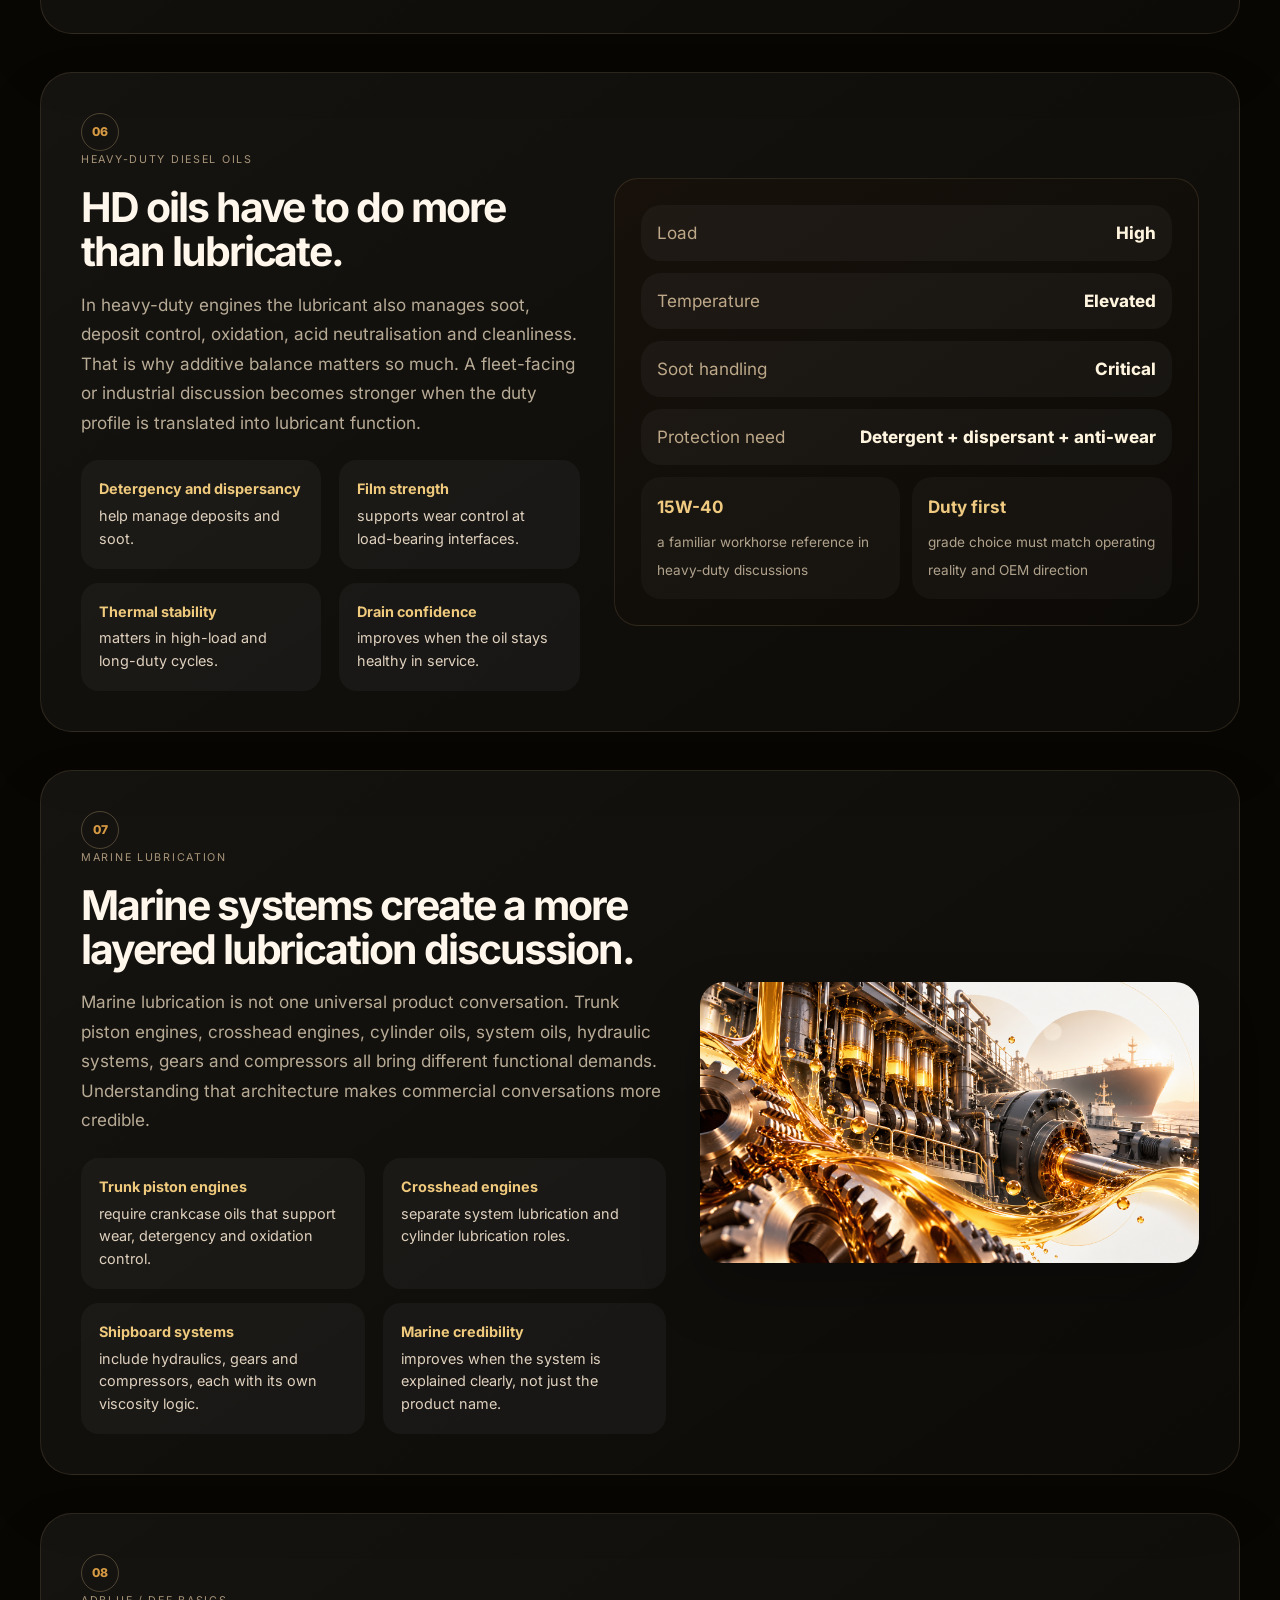
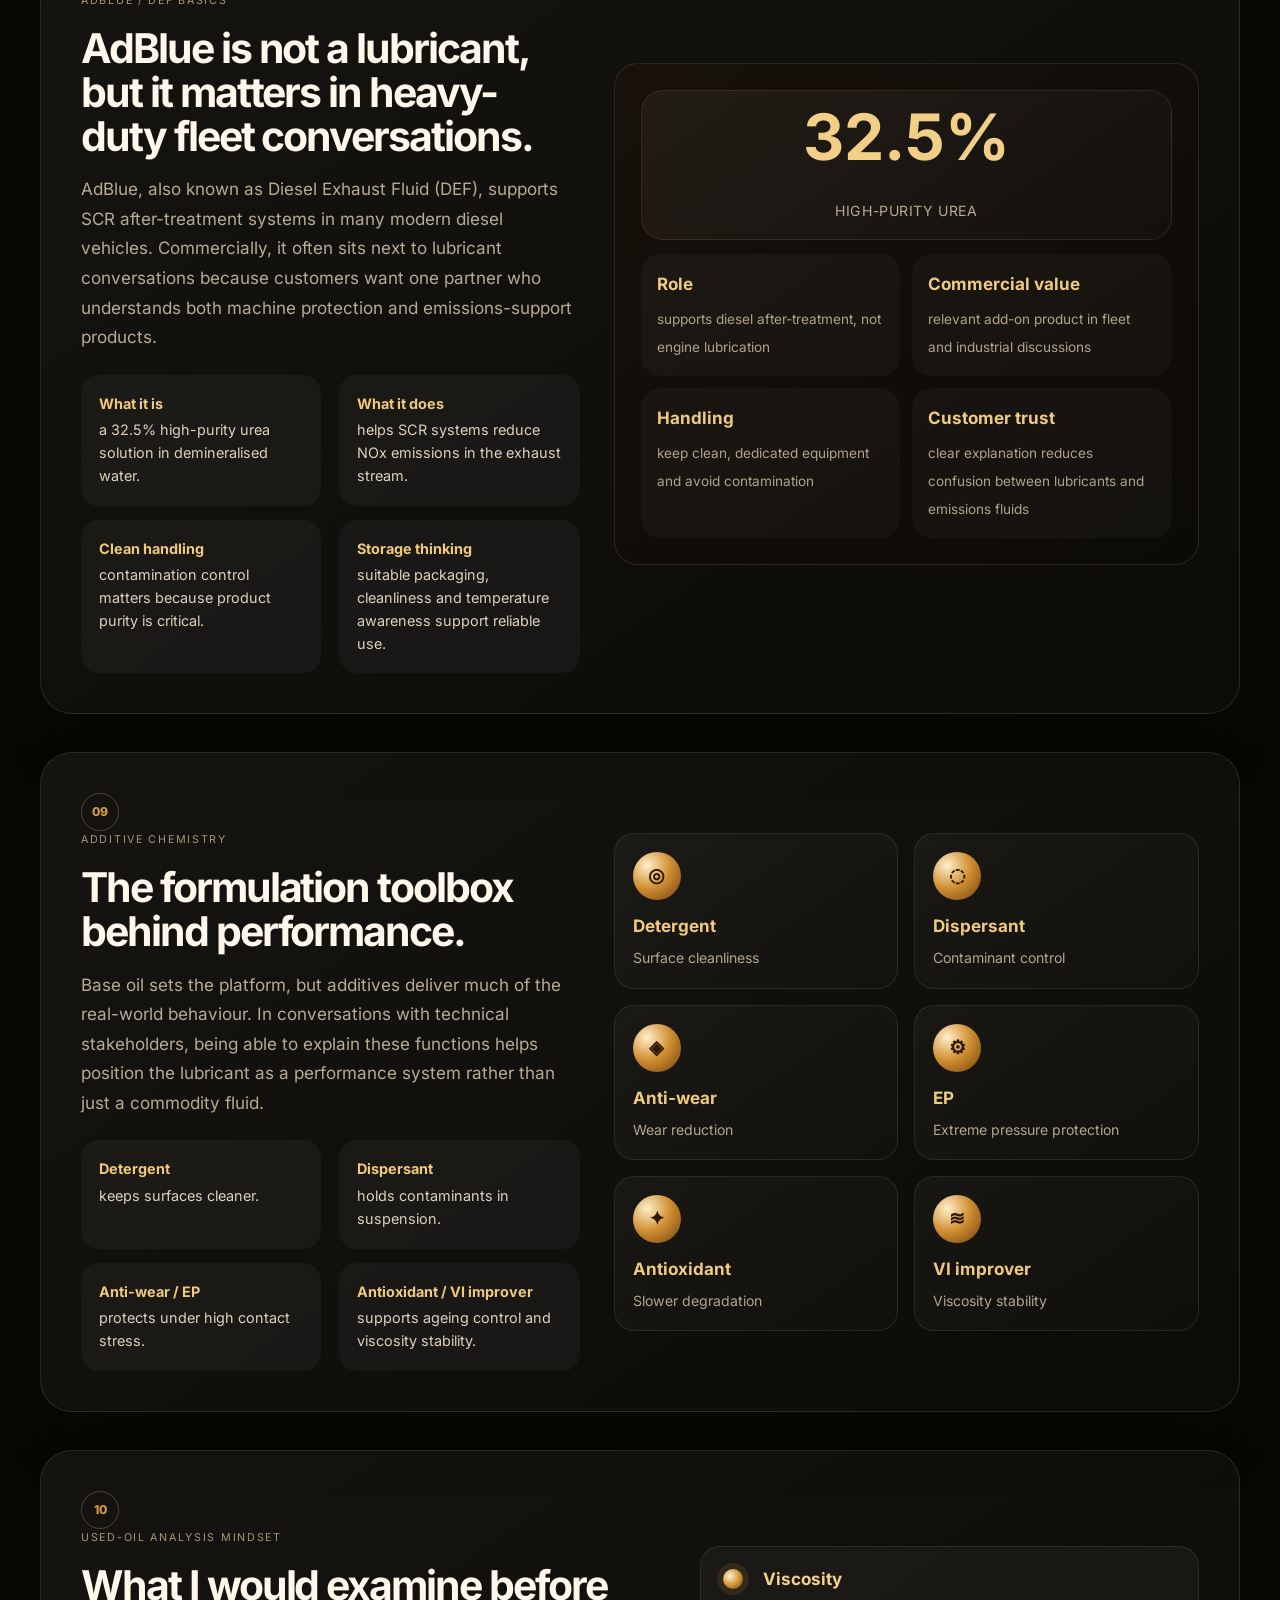
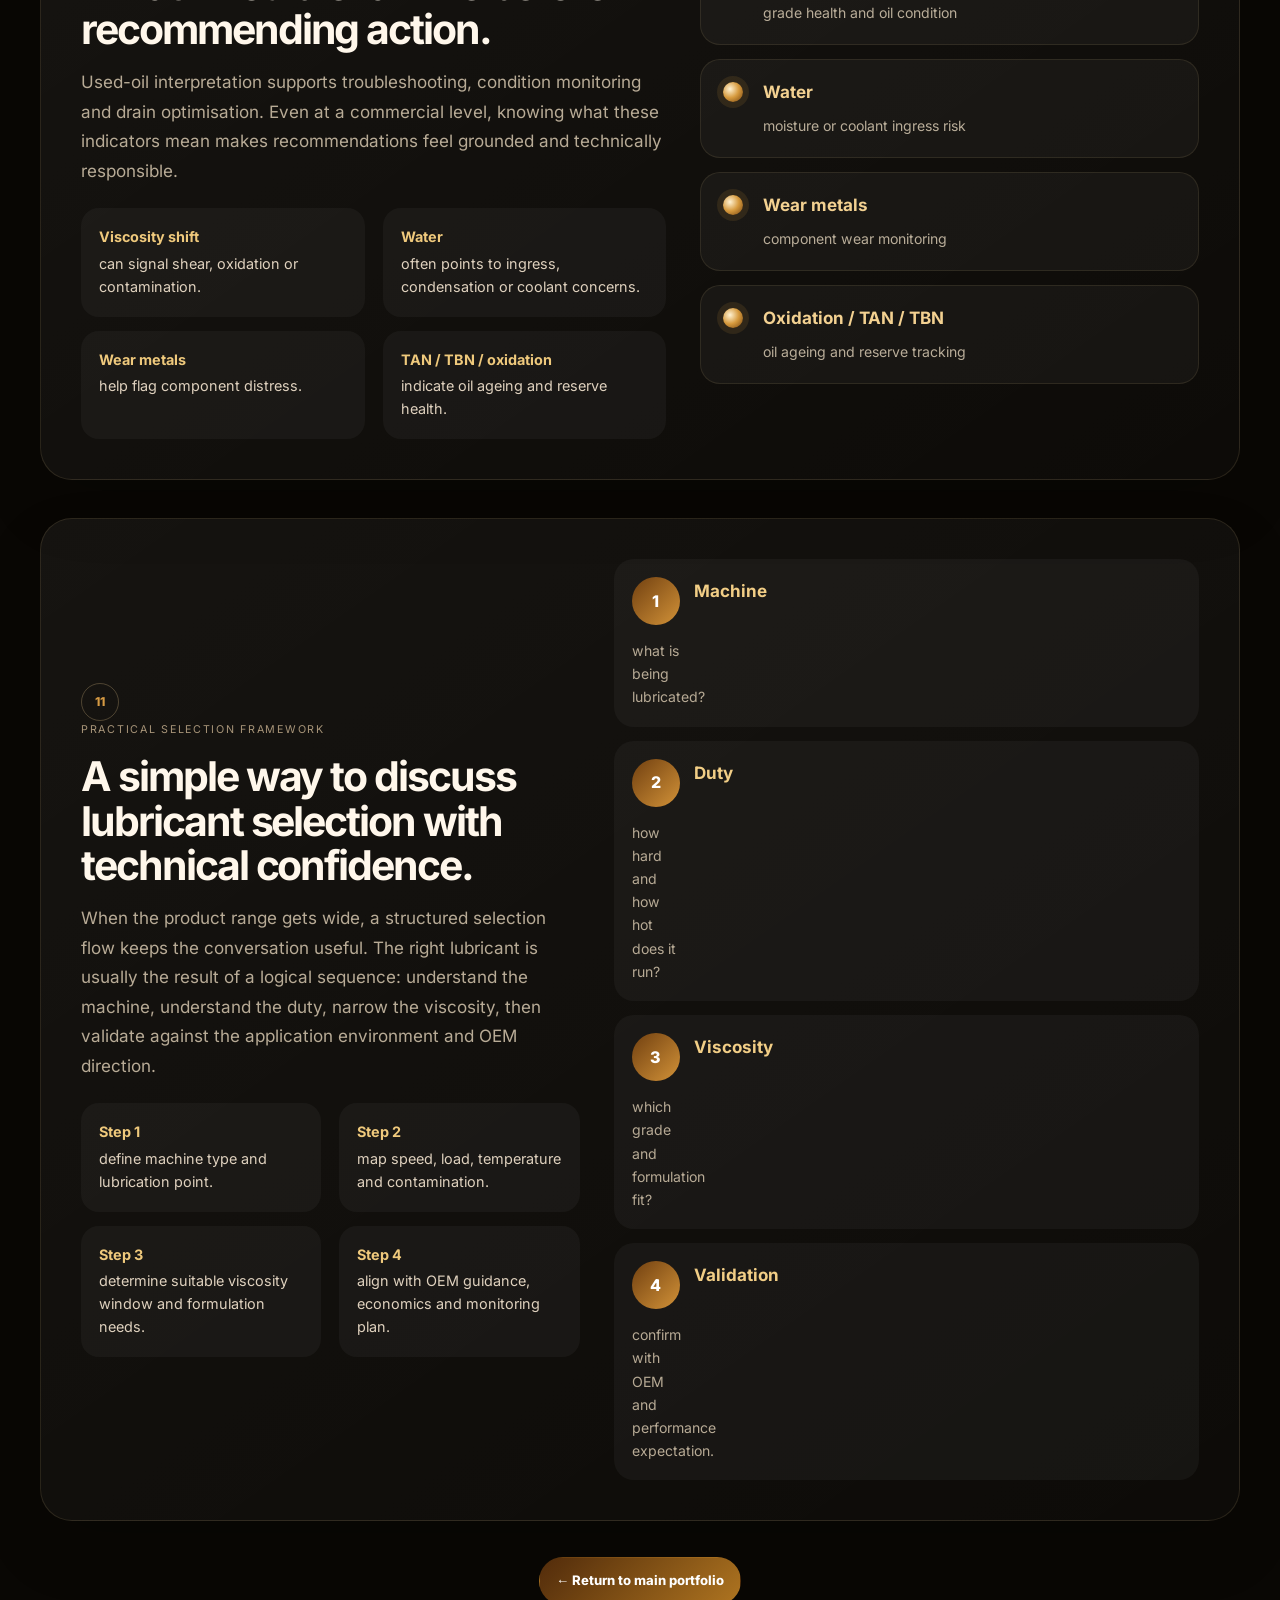
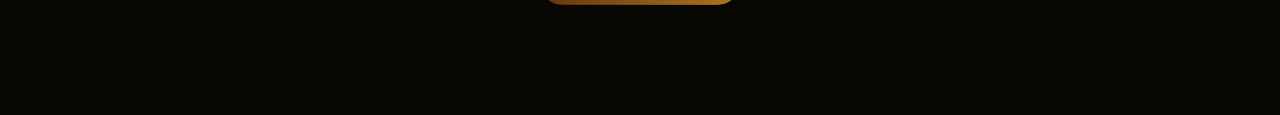
<file: lubrication-lab.html>
<!doctype html>
<html lang="en">
<head>
  <meta charset="utf-8">
  <meta name="viewport" content="width=device-width, initial-scale=1, viewport-fit=cover">
  <link rel="icon" href="./favicon.ico" type="image/x-icon">
  <meta name="theme-color" content="#090704">
  <meta name="description" content="Lubrication Lab: a visual handbook across industrial, heavy-duty and marine lubrication.">
  <title>Lubrication Lab | Himanshu Shekhar</title>
  <link rel="stylesheet" href="css/styles.css?v=5">
</head>
<body class="lab-page-body">
  <div class="lab-page-shell">
    <header class="lab-page-header">
      <a class="lab-back-link" href="index.html">← Back to main portfolio</a>
      <strong>Lubrication Lab</strong>
      <a class="lab-home-link" href="#lab-top">Top ↑</a>
    </header>

    <nav class="lab-chapter-nav">
      <a href="#foundations">Foundations</a>
      <a href="#sae">SAE grades</a>
      <a href="#industrial">Industrial oils</a>
      <a href="#grease">Grease</a>
      <a href="#base-oils">Base oils</a>
      <a href="#hd">HD oils</a>
      <a href="#marine">Marine</a>
      <a href="#adblue">AdBlue</a>
      <a href="#additives">Additives</a>
      <a href="#analysis">Analysis</a>
      <a href="#selection">Selection</a>
    </nav>

    <a class="lab-floating-back" href="index.html">Return to main portfolio</a>

    <main class="lab-main" id="lab-top">
      <section class="lab-page-hero">
        <div>
          <span class="lab-page-kicker">A dedicated technical handbook page</span>
          <h1>Lubrication knowledge presented as a structured field guide.</h1>
          <p>This page is intentionally separate from the main portfolio so recruiters can experience the technical side without cluttering the commercial story. It covers core concepts, application logic and practical explanations in a cleaner, more spacious format.</p>
          <div class="lab-pill-row">
            <span>Tribology basics</span>
            <span>SAE viscosity</span>
            <span>ISO VG</span>
            <span>Grease fundamentals</span>
            <span>Base oils</span>
            <span>AdBlue</span>
            <span>Heavy-duty diesel oils</span>
            <span>Marine lubrication</span>
            <span>Used-oil thinking</span>
          </div>
        </div>
        <div class="lab-page-hero-visual">
          <img class="main-visual" src="assets/golden-oil-in-motion-precision-machinery.png" alt="Golden lubricant flowing through precision machinery">
          <img class="lab-float-drop" src="assets/cursor-oil-drop.png" alt="">
        </div>
      </section>

      <div class="lab-sections">
        <section class="lab-section-card" id="foundations">
          <div class="lab-section-copy">
            <span class="lab-card-index">01</span>
            <small>Foundations</small>
            <h2>What a lubricant really does inside a machine.</h2>
            <p>A lubricant is not just a slippery fluid. In real machinery it creates a film, reduces friction, carries away heat, controls wear, suspends contaminants, protects against corrosion and supports reliability. The correct product is the one that matches the duty cycle, not simply the one with the most familiar grade.</p>
            <div class="lab-bullet-grid">
              <div><strong>Film formation</strong> separates moving surfaces to reduce friction and wear.</div>
              <div><strong>Heat removal</strong> carries thermal load away from critical zones.</div>
              <div><strong>Cleanliness</strong> transports contaminants and helps keep systems clean.</div>
              <div><strong>Protection</strong> supports corrosion resistance and component life.</div>
            </div>
            <div class="lab-technical-note">A practical lubricant discussion usually starts with speed, load, temperature, contamination, drain expectations and OEM guidance.</div>
          </div>
          <div class="lab-section-media">
            <div class="lab-diagram-card">
              <div class="oil-flow-banner"><span>boundary</span><span>mixed</span><span>full-film</span></div>
              <div class="oil-film-track"><i></i><i></i><i></i><i></i><i></i></div>
              <div class="lab-callout-grid">
                <div><strong>Low film thickness</strong><span>high wear risk if protection breaks down</span></div>
                <div><strong>Stable film</strong><span>better reliability, temperature control and efficiency</span></div>
              </div>
            </div>
          </div>
        </section>

        <section class="lab-section-card reverse" id="sae">
          <div class="lab-section-copy">
            <span class="lab-card-index">02</span>
            <small>SAE J300 engine-oil grades</small>
            <h2>How to read 0W-20, 5W-30, 10W-40, 15W-40 and 20W-50.</h2>
            <p>The number before the <strong>W</strong> speaks to low-temperature behaviour and cold-start flow. The second number describes viscosity at operating temperature. Together they help explain start-up performance, film thickness, efficiency and protection under load.</p>
            <div class="lab-bullet-grid">
              <div><strong>0W-20</strong> very low viscosity with excellent cold-start flow and efficiency.</div>
              <div><strong>5W-30</strong> low viscosity for broad everyday protection.</div>
              <div><strong>10W-40</strong> balanced grade with wider temperature protection.</div>
              <div><strong>15W-40 / 20W-50</strong> stronger film for heavier duty or severe conditions.</div>
            </div>
          </div>
          <div class="lab-section-media">
            <img src="assets/lubricant-viscosity-decoder.png" alt="Lubricant viscosity decoder infographic">
          </div>
        </section>

        <section class="lab-section-card" id="industrial">
          <div class="lab-section-copy">
            <span class="lab-card-index">03</span>
            <small>Industrial oils and ISO VG logic</small>
            <h2>Industrial viscosity selection is about machine condition and duty.</h2>
            <p>For industrial equipment, the conversation often shifts from SAE to ISO VG. Hydraulic systems, gearboxes, bearings and compressors all rely on the right viscosity range, but the final choice depends on load, speed, temperature, contamination and equipment design.</p>
            <div class="lab-bullet-grid">
              <div><strong>VG 32 / 46 / 68</strong> commonly associated with hydraulics and general industrial systems.</div>
              <div><strong>VG 150 / 220 / 320</strong> more common in higher load gear and bearing environments.</div>
              <div><strong>Too thin</strong> may reduce film strength and increase wear risk.</div>
              <div><strong>Too thick</strong> can create drag, heat and flow limitations.</div>
            </div>
          </div>
          <div class="lab-section-media">
            <img src="assets/golden-oil-in-motion-precision-machinery.png" alt="Industrial machinery and lubricant flow">
          </div>
        </section>

        <section class="lab-section-card reverse" id="grease">
          <div class="lab-section-copy">
            <span class="lab-card-index">04</span>
            <small>Grease fundamentals</small>
            <h2>Grease selection depends on thickener, base oil and operating condition.</h2>
            <p>Grease is not just “thick oil”. It is a lubrication system built from base oil, thickener and additives. The correct grease depends on bearing speed, load, temperature, contamination, relubrication interval and sealing conditions.</p>
            <div class="lab-bullet-grid">
              <div><strong>Base oil</strong> provides the actual lubricating film once it is released into the contact zone.</div>
              <div><strong>Thickener</strong> acts like the sponge or structure that holds the oil in place.</div>
              <div><strong>NLGI consistency</strong> describes how soft or firm the grease is for the application.</div>
              <div><strong>Application fit</strong> depends on speed, load, water exposure, dust and relubrication practice.</div>
            </div>
          </div>
          <div class="lab-section-media">
            <div class="lab-grease-panel">
              <div class="lab-layer-card"><strong>Base oil</strong><span>film strength, viscosity and lubrication performance</span></div>
              <div class="lab-layer-card"><strong>Thickener</strong><span>lithium, calcium, polyurea and other structure systems</span></div>
              <div class="lab-layer-card"><strong>Additives</strong><span>anti-wear, EP, oxidation and corrosion protection</span></div>
              <div class="lab-consistency-row">
                <span>NLGI 00</span><span>NLGI 1</span><span>NLGI 2</span><span>NLGI 3</span>
              </div>
              <div class="lab-technical-note">A practical grease conversation normally asks: what is the bearing, how fast does it run, how heavily is it loaded, and what contamination does it see?</div>
            </div>
          </div>
        </section>

        <section class="lab-section-card" id="base-oils">
          <div class="lab-section-copy">
            <span class="lab-card-index">05</span>
            <small>Base-oil foundation</small>
            <h2>Base oil sets the platform on which the finished lubricant is built.</h2>
            <p>When technical stakeholders ask about lubricant quality, base oil is one of the smartest places to begin. It influences oxidation stability, volatility, low-temperature flow, cleanliness and the overall room available for formulation design.</p>
            <div class="lab-bullet-grid">
              <div><strong>Group I</strong> more traditional mineral base oil, with wider solvency but lower performance versus later groups.</div>
              <div><strong>Group II / III</strong> cleaner and more stable base stocks commonly used in many modern formulations.</div>
              <div><strong>Group IV</strong> PAO-based synthetic platform known for strong low-temperature and oxidation behaviour.</div>
              <div><strong>Group V</strong> specialty base stocks used for targeted formulation benefits or niche performance needs.</div>
            </div>
          </div>
          <div class="lab-section-media">
            <div class="lab-baseoil-grid">
              <div><strong>Group I</strong><span>traditional mineral platform</span></div>
              <div><strong>Group II</strong><span>better purity and oxidation stability</span></div>
              <div><strong>Group III</strong><span>highly refined, strong modern mainstream base stock</span></div>
              <div><strong>Group IV</strong><span>PAO synthetic with premium temperature behaviour</span></div>
              <div><strong>Group V</strong><span>specialty chemistry for specific formulation roles</span></div>
            </div>
          </div>
        </section>

        <section class="lab-section-card reverse" id="hd">
          <div class="lab-section-copy">
            <span class="lab-card-index">06</span>
            <small>Heavy-duty diesel oils</small>
            <h2>HD oils have to do more than lubricate.</h2>
            <p>In heavy-duty engines the lubricant also manages soot, deposit control, oxidation, acid neutralisation and cleanliness. That is why additive balance matters so much. A fleet-facing or industrial discussion becomes stronger when the duty profile is translated into lubricant function.</p>
            <div class="lab-bullet-grid">
              <div><strong>Detergency and dispersancy</strong> help manage deposits and soot.</div>
              <div><strong>Film strength</strong> supports wear control at load-bearing interfaces.</div>
              <div><strong>Thermal stability</strong> matters in high-load and long-duty cycles.</div>
              <div><strong>Drain confidence</strong> improves when the oil stays healthy in service.</div>
            </div>
          </div>
          <div class="lab-section-media">
            <div class="lab-diagram-card hd-card">
              <div class="metric-strip"><span>Load</span><b>High</b></div>
              <div class="metric-strip"><span>Temperature</span><b>Elevated</b></div>
              <div class="metric-strip"><span>Soot handling</span><b>Critical</b></div>
              <div class="metric-strip"><span>Protection need</span><b>Detergent + dispersant + anti-wear</b></div>
              <div class="lab-callout-grid">
                <div><strong>15W-40</strong><span>a familiar workhorse reference in heavy-duty discussions</span></div>
                <div><strong>Duty first</strong><span>grade choice must match operating reality and OEM direction</span></div>
              </div>
            </div>
          </div>
        </section>

        <section class="lab-section-card" id="marine">
          <div class="lab-section-copy">
            <span class="lab-card-index">07</span>
            <small>Marine lubrication</small>
            <h2>Marine systems create a more layered lubrication discussion.</h2>
            <p>Marine lubrication is not one universal product conversation. Trunk piston engines, crosshead engines, cylinder oils, system oils, hydraulic systems, gears and compressors all bring different functional demands. Understanding that architecture makes commercial conversations more credible.</p>
            <div class="lab-bullet-grid">
              <div><strong>Trunk piston engines</strong> require crankcase oils that support wear, detergency and oxidation control.</div>
              <div><strong>Crosshead engines</strong> separate system lubrication and cylinder lubrication roles.</div>
              <div><strong>Shipboard systems</strong> include hydraulics, gears and compressors, each with its own viscosity logic.</div>
              <div><strong>Marine credibility</strong> improves when the system is explained clearly, not just the product name.</div>
            </div>
          </div>
          <div class="lab-section-media">
            <img src="assets/golden-oil-and-marine-machinery.png" alt="Marine machinery and lubricant flow">
          </div>
        </section>

        <section class="lab-section-card reverse" id="adblue">
          <div class="lab-section-copy">
            <span class="lab-card-index">08</span>
            <small>AdBlue / DEF basics</small>
            <h2>AdBlue is not a lubricant, but it matters in heavy-duty fleet conversations.</h2>
            <p>AdBlue, also known as Diesel Exhaust Fluid (DEF), supports SCR after-treatment systems in many modern diesel vehicles. Commercially, it often sits next to lubricant conversations because customers want one partner who understands both machine protection and emissions-support products.</p>
            <div class="lab-bullet-grid">
              <div><strong>What it is</strong> a 32.5% high-purity urea solution in demineralised water.</div>
              <div><strong>What it does</strong> helps SCR systems reduce NOx emissions in the exhaust stream.</div>
              <div><strong>Clean handling</strong> contamination control matters because product purity is critical.</div>
              <div><strong>Storage thinking</strong> suitable packaging, cleanliness and temperature awareness support reliable use.</div>
            </div>
          </div>
          <div class="lab-section-media">
            <div class="lab-adblue-panel">
              <div class="lab-adblue-stat"><strong>32.5%</strong><span>high-purity urea</span></div>
              <div class="lab-callout-grid">
                <div><strong>Role</strong><span>supports diesel after-treatment, not engine lubrication</span></div>
                <div><strong>Commercial value</strong><span>relevant add-on product in fleet and industrial discussions</span></div>
                <div><strong>Handling</strong><span>keep clean, dedicated equipment and avoid contamination</span></div>
                <div><strong>Customer trust</strong><span>clear explanation reduces confusion between lubricants and emissions fluids</span></div>
              </div>
            </div>
          </div>
        </section>

        <section class="lab-section-card reverse" id="additives">
          <div class="lab-section-copy">
            <span class="lab-card-index">09</span>
            <small>Additive chemistry</small>
            <h2>The formulation toolbox behind performance.</h2>
            <p>Base oil sets the platform, but additives deliver much of the real-world behaviour. In conversations with technical stakeholders, being able to explain these functions helps position the lubricant as a performance system rather than just a commodity fluid.</p>
            <div class="lab-bullet-grid">
              <div><strong>Detergent</strong> keeps surfaces cleaner.</div>
              <div><strong>Dispersant</strong> holds contaminants in suspension.</div>
              <div><strong>Anti-wear / EP</strong> protects under high contact stress.</div>
              <div><strong>Antioxidant / VI improver</strong> supports ageing control and viscosity stability.</div>
            </div>
          </div>
          <div class="lab-section-media">
            <div class="lab-icon-grid">
              <div><span>◎</span><strong>Detergent</strong><p>Surface cleanliness</p></div>
              <div><span>◌</span><strong>Dispersant</strong><p>Contaminant control</p></div>
              <div><span>◈</span><strong>Anti-wear</strong><p>Wear reduction</p></div>
              <div><span>⚙</span><strong>EP</strong><p>Extreme pressure protection</p></div>
              <div><span>✦</span><strong>Antioxidant</strong><p>Slower degradation</p></div>
              <div><span>≋</span><strong>VI improver</strong><p>Viscosity stability</p></div>
            </div>
          </div>
        </section>

        <section class="lab-section-card" id="analysis">
          <div class="lab-section-copy">
            <span class="lab-card-index">10</span>
            <small>Used-oil analysis mindset</small>
            <h2>What I would examine before recommending action.</h2>
            <p>Used-oil interpretation supports troubleshooting, condition monitoring and drain optimisation. Even at a commercial level, knowing what these indicators mean makes recommendations feel grounded and technically responsible.</p>
            <div class="lab-bullet-grid">
              <div><strong>Viscosity shift</strong> can signal shear, oxidation or contamination.</div>
              <div><strong>Water</strong> often points to ingress, condensation or coolant concerns.</div>
              <div><strong>Wear metals</strong> help flag component distress.</div>
              <div><strong>TAN / TBN / oxidation</strong> indicate oil ageing and reserve health.</div>
            </div>
          </div>
          <div class="lab-section-media">
            <div class="lab-timeline-panel">
              <div class="analysis-node"><b>Viscosity</b><span>grade health and oil condition</span></div>
              <div class="analysis-node"><b>Water</b><span>moisture or coolant ingress risk</span></div>
              <div class="analysis-node"><b>Wear metals</b><span>component wear monitoring</span></div>
              <div class="analysis-node"><b>Oxidation / TAN / TBN</b><span>oil ageing and reserve tracking</span></div>
            </div>
          </div>
        </section>

        <section class="lab-section-card reverse" id="selection">
          <div class="lab-section-copy">
            <span class="lab-card-index">11</span>
            <small>Practical selection framework</small>
            <h2>A simple way to discuss lubricant selection with technical confidence.</h2>
            <p>When the product range gets wide, a structured selection flow keeps the conversation useful. The right lubricant is usually the result of a logical sequence: understand the machine, understand the duty, narrow the viscosity, then validate against the application environment and OEM direction.</p>
            <div class="lab-bullet-grid">
              <div><strong>Step 1</strong> define machine type and lubrication point.</div>
              <div><strong>Step 2</strong> map speed, load, temperature and contamination.</div>
              <div><strong>Step 3</strong> determine suitable viscosity window and formulation needs.</div>
              <div><strong>Step 4</strong> align with OEM guidance, economics and monitoring plan.</div>
            </div>
          </div>
          <div class="lab-section-media">
            <div class="selection-steps">
              <div><span>1</span><strong>Machine</strong><p>what is being lubricated?</p></div>
              <div><span>2</span><strong>Duty</strong><p>how hard and how hot does it run?</p></div>
              <div><span>3</span><strong>Viscosity</strong><p>which grade and formulation fit?</p></div>
              <div><span>4</span><strong>Validation</strong><p>confirm with OEM and performance expectation.</p></div>
            </div>
          </div>
        </section>
      </div>

      <div class="lab-page-footer">
        <a class="lab-back-link" href="index.html">← Return to main portfolio</a>
      </div>
    </main>
  </div>

  <div class="custom-cursor" id="customCursor" aria-hidden="true"><span></span></div>
  <div class="touch-ripple" id="touchRipple" aria-hidden="true"></div>
  <script>
    (function(){
      const cursor = document.getElementById('customCursor');
      const label = cursor.querySelector('span');
      if (window.matchMedia('(pointer:fine)').matches && !window.matchMedia('(prefers-reduced-motion: reduce)').matches) {
        window.addEventListener('mousemove', function(event){
          cursor.style.transform = 'translate3d(' + event.clientX + 'px,' + event.clientY + 'px,0)';
          cursor.classList.add('is-active');
          const clickable = event.target.closest('a, button');
          cursor.classList.toggle('is-link', !!clickable);
          document.body.classList.toggle('cursor-over-link', !!clickable);
          const visibleLabel = clickable ? (clickable.dataset.cursor || clickable.textContent.replace(/\s+/g, ' ').trim()) : '';
          label.textContent = visibleLabel || 'Open';
        }, {passive:true});
        document.documentElement.addEventListener('mouseleave', function(){
          cursor.classList.remove('is-active');
          cursor.classList.remove('is-link');
          document.body.classList.remove('cursor-over-link');
        });
      }
      window.addEventListener('pointerdown', function(event){
        if (event.pointerType === 'mouse') return;
        const ripple = document.getElementById('touchRipple');
        ripple.style.left = event.clientX + 'px';
        ripple.style.top = event.clientY + 'px';
        ripple.classList.remove('play');
        void ripple.offsetWidth;
        ripple.classList.add('play');
      }, {passive:true});
    })();
  </script>
</body>
</html>
</file>
<file: css/styles.css>
@font-face { font-family: "Inter"; src: url("../assets/fonts/inter.woff2") format("woff2"); font-weight: 100 900; font-style: normal; font-display: swap; }
@font-face { font-family: "Manrope"; src: url("../assets/fonts/manrope.woff2") format("woff2"); font-weight: 200 800; font-style: normal; font-display: swap; }
@font-face { font-family: "DM Sans"; src: url("../assets/fonts/dm-sans.woff2") format("woff2"); font-weight: 100 1000; font-style: normal; font-display: swap; }
@font-face { font-family: "IBM Plex Sans"; src: url("../assets/fonts/ibm-plex-sans.woff2") format("woff2"); font-weight: 100 700; font-style: normal; font-display: swap; }
@font-face { font-family: "Source Sans 3"; src: url("../assets/fonts/source-sans-3.woff2") format("woff2"); font-weight: 200 900; font-style: normal; font-display: swap; }
@font-face { font-family: "Work Sans"; src: url("../assets/fonts/work-sans.woff2") format("woff2"); font-weight: 100 900; font-style: normal; font-display: swap; }
@font-face { font-family: "Montserrat"; src: url("../assets/fonts/montserrat.woff2") format("woff2"); font-weight: 100 900; font-style: normal; font-display: swap; }
@font-face { font-family: "Open Sans"; src: url("../assets/fonts/open-sans.woff2") format("woff2"); font-weight: 300 800; font-style: normal; font-display: swap; }
@font-face { font-family: "Roboto"; src: url("../assets/fonts/roboto.woff2") format("woff2"); font-weight: 100 900; font-style: normal; font-display: swap; }
@font-face { font-family: "Noto Sans"; src: url("../assets/fonts/noto-sans.woff2") format("woff2"); font-weight: 100 900; font-style: normal; font-display: swap; }

:root {
  --bg: #f7f7f5;
  --surface: #ffffff;
  --text: #0a0a0a;
  --muted: #666666;
  --accent: #ff4d00;
  --accent-2: #0068ff;
  --border: #d8d8d8;
  --dark-section: #0a0a0a;
  --cursor-color: #ff4d00;
  --heading-font: "Inter", "Helvetica Neue", Arial, sans-serif;
  --body-font: "Inter", "Helvetica Neue", Arial, sans-serif;
  --base-size: 17px;
  --content-width: 1240px;
  --radius: 18px;
  --header-height: 76px;
  --ease: cubic-bezier(.2,.75,.25,1);
}

* { box-sizing: border-box; }
html { scroll-behavior: smooth; scroll-padding-top: calc(var(--header-height) + 20px); }
body {
  margin: 0;
  background: var(--bg);
  color: var(--text);
  font: 400 var(--base-size)/1.65 var(--body-font);
  text-rendering: optimizeLegibility;
  -webkit-font-smoothing: antialiased;
  overflow-x: hidden;
}
body.modal-open { overflow: hidden; }
body.nav-open { overflow-x: hidden; }
a { color: inherit; text-decoration: none; }
button, input, textarea, select { font: inherit; }
button { color: inherit; }
img { display: block; max-width: 100%; }
::selection { background: var(--accent); color: #fff; }

.skip-link {
  position: fixed; left: 16px; top: -60px; z-index: 2000;
  background: #fff; color: #000; padding: 12px 16px; border: 2px solid #000;
}
.skip-link:focus { top: 16px; }

.loading-screen {
  position: fixed; inset: 0; z-index: 5000; display: grid; place-items: center;
  align-content: center; gap: 18px; background: #080808; color: #fff;
  transition: opacity .5s var(--ease), visibility .5s;
}
.loading-screen.is-hidden { opacity: 0; visibility: hidden; }
.loading-mark {
  width: 68px; height: 68px; display: grid; place-items: center; border: 1px solid #fff;
  border-radius: 50%; font-weight: 800; letter-spacing: -.05em; animation: pulse 1.2s ease-in-out infinite;
}
.loading-screen span { color: #aaa; font-size: .82rem; letter-spacing: .12em; text-transform: uppercase; }

.site-header {
  position: fixed; inset: 0 0 auto; z-index: 1000; height: var(--header-height);
  display: grid; grid-template-columns: 52px 1fr auto; align-items: center; gap: 32px;
  padding: 0 max(24px, calc((100vw - var(--content-width)) / 2));
  background: color-mix(in srgb, var(--bg) 92%, transparent); border-bottom: 1px solid transparent;
  backdrop-filter: blur(18px); -webkit-backdrop-filter: blur(18px);
  transition: border-color .25s, background .25s;
}
.site-header.scrolled { border-color: var(--border); }
.brand-mark {
  width: 44px; height: 44px; display: grid; place-items: center; border: 1.5px solid var(--text);
  border-radius: 50%; font-family: var(--heading-font); font-size: .88rem; font-weight: 800;
  letter-spacing: -.06em; transition: background .25s, color .25s, transform .25s;
}
.brand-mark:hover { background: var(--text); color: var(--bg); transform: rotate(-8deg); }
.desktop-nav { display: flex; justify-content: center; align-items: center; gap: clamp(14px, 2vw, 30px); }
.desktop-nav a {
  position: relative; color: var(--muted); font-size: .78rem; font-weight: 520; letter-spacing: .01em;
  white-space: nowrap; transition: color .2s;
}
.desktop-nav a::after {
  content: ""; position: absolute; left: 0; right: 100%; bottom: -7px; height: 2px;
  background: var(--accent); transition: right .25s var(--ease);
}
.desktop-nav a:hover, .desktop-nav a.active { color: var(--text); }
.desktop-nav a:hover::after, .desktop-nav a.active::after { right: 0; }
.header-cta {
  padding: 10px 17px; border: 1px solid var(--text); border-radius: 999px;
  font-size: .78rem; font-weight: 750; transition: background .2s, color .2s, transform .2s;
}
.header-cta:hover { background: var(--text); color: var(--bg); transform: translateY(-2px); }
.menu-toggle { display: none; width: 44px; height: 44px; border: 0; background: transparent; padding: 10px; }
.menu-toggle span { display: block; height: 2px; margin: 6px 0; background: var(--text); transition: transform .25s; }
.menu-toggle[aria-expanded="true"] span:first-child { transform: translateY(4px) rotate(45deg); }
.menu-toggle[aria-expanded="true"] span:last-child { transform: translateY(-4px) rotate(-45deg); }
.mobile-nav { display: none; }

.hero {
  min-height: 100svh; width: min(var(--content-width), calc(100% - 48px)); margin: 0 auto;
  padding: calc(var(--header-height) + 9vh) 0 9vh; display: grid;
  grid-template-columns: minmax(0, 1fr); align-items: center;
  position: relative;
}
.hero-copy { max-width: 1180px; }
.eyebrow {
  margin: 0 0 22px; color: var(--accent); font-size: .74rem; font-weight: 800;
  letter-spacing: .16em; text-transform: uppercase;
}
.hero-title {
  margin: 0; max-width: 1160px; font-family: var(--heading-font); font-size: clamp(3.4rem, 7vw, 7.2rem);
  line-height: .98; letter-spacing: -.055em; font-weight: 470; text-wrap: balance;
}
.hero-title .accent-word { color: var(--accent); }
.hero-subtitle {
  max-width: 760px; margin: 34px 0 0; color: var(--muted); font-size: clamp(1rem, 1.35vw, 1.28rem);
  line-height: 1.65; text-wrap: pretty;
}
.hero-actions { display: flex; flex-wrap: wrap; gap: 12px; margin-top: 38px; }
.button {
  min-height: 52px; display: inline-flex; align-items: center; justify-content: center; padding: 14px 22px;
  border: 1px solid var(--text); border-radius: 999px; font-weight: 740; font-size: .92rem;
  cursor: pointer; transition: transform .25s var(--ease), background .2s, color .2s;
}
.button:hover { transform: translateY(-3px); }
.button-dark { background: var(--text); color: var(--bg); }
.button-dark:hover { background: var(--accent); border-color: var(--accent); color: #fff; }
.button-light { background: var(--bg); color: var(--text); }
.button-light:hover { background: var(--text); color: var(--bg); }
.hero-profile { align-self: end; margin-bottom: 9vh; }
.profile-visual {
  position: relative; aspect-ratio: 4 / 5; overflow: hidden; background: var(--text); border-radius: var(--radius);
  display: grid; place-items: center;
}
.profile-visual::after {
  content: ""; position: absolute; inset: 16px; border: 1px solid rgba(255,255,255,.3); border-radius: calc(var(--radius) - 7px);
}
.profile-visual img { width: 100%; height: 100%; object-fit: cover; filter: grayscale(100%); }
.profile-monogram { color: #fff; font: 800 clamp(4rem, 8vw, 8rem)/1 var(--heading-font); letter-spacing: -.09em; }
.profile-meta { display: grid; gap: 4px; padding-top: 14px; }
.profile-meta strong { font-size: .95rem; }
.profile-meta span { color: var(--muted); font-size: .78rem; line-height: 1.45; }
.scroll-cue {
  position: absolute; right: 0; bottom: 3vh; display: flex; align-items: center; gap: 12px;
  color: var(--muted); font-size: .72rem; letter-spacing: .1em; text-transform: uppercase;
}
.scroll-cue i { width: 42px; height: 1px; background: var(--text); position: relative; overflow: hidden; }
.scroll-cue i::after { content: ""; position: absolute; inset: 0; background: var(--accent); transform: translateX(-100%); animation: sweep 1.8s ease-in-out infinite; }

.portfolio-section { padding: clamp(88px, 11vw, 160px) max(24px, calc((100vw - var(--content-width)) / 2)); }
.portfolio-section.section-dark { background: var(--dark-section); color: var(--bg); }
.section-head { display: grid; grid-template-columns: .55fr 1.45fr; gap: 5vw; align-items: start; margin-bottom: clamp(50px, 7vw, 92px); }
.section-head .eyebrow { margin: 8px 0 0; }
.section-title-wrap h2 {
  margin: 0; max-width: 940px; font: 510 clamp(2.4rem, 5vw, 5.1rem)/1.04 var(--heading-font);
  letter-spacing: -.045em; text-wrap: balance;
}
.section-title-wrap p { max-width: 680px; margin: 24px 0 0; color: var(--muted); font-size: 1.02rem; }
.section-dark .section-title-wrap p { color: #a9a9a9; }

.metrics-grid { display: grid; grid-template-columns: repeat(4, 1fr); border-top: 1px solid #333; border-left: 1px solid #333; }
.metric-card { min-height: 230px; padding: clamp(25px, 3.5vw, 48px); border-right: 1px solid #333; border-bottom: 1px solid #333; }
.metric-value {
  color: var(--accent); font: 620 clamp(2.7rem, 4.6vw, 5.6rem)/.95 var(--heading-font);
  letter-spacing: -.055em; white-space: nowrap;
}
.metric-label { display: block; margin-top: 30px; color: #fff; font-size: 1rem; font-weight: 750; }
.metric-detail { display: block; margin-top: 7px; color: #999; font-size: .78rem; }

.capability-grid { display: grid; grid-template-columns: repeat(2, 1fr); gap: 16px; }
.capability-card {
  min-height: 320px; padding: clamp(30px, 4vw, 52px); background: var(--surface); border: 1px solid var(--border);
  border-radius: var(--radius); display: flex; flex-direction: column; transition: transform .35s var(--ease), background .25s, color .25s;
}
.capability-card:hover { transform: translateY(-8px); background: var(--text); color: var(--bg); }
.card-number { color: var(--accent); font-size: .75rem; font-weight: 800; letter-spacing: .12em; }
.capability-card h3 { max-width: 460px; margin: auto 0 18px; font: 540 clamp(1.7rem, 3vw, 3rem)/1.05 var(--heading-font); letter-spacing: -.04em; }
.capability-card p { max-width: 600px; margin: 0; color: var(--muted); font-size: .92rem; }
.capability-card:hover p { color: #b7b7b7; }
.tag-cloud { display: flex; flex-wrap: wrap; gap: 9px; margin: 0 0 34px; padding: 0 0 30px; border-bottom: 1px solid var(--border); }
.tag { padding: 10px 14px; border: 1px solid var(--border); border-radius: 999px; font-size: .75rem; font-weight: 700; }
.tag:nth-child(4n+1) { border-color: var(--accent); }
.tag:nth-child(4n+2) { border-color: var(--accent-2); }

.skills-grid { display: grid; grid-template-columns: repeat(2, minmax(0, 1fr)); gap: 16px; }
.skill-group {
  min-height: 300px; padding: clamp(28px, 3.5vw, 46px); background: var(--surface);
  border: 1px solid var(--border); border-radius: var(--radius);
}
.skill-group-commercial { grid-column: 1 / -1; }
.skill-group-head { display: flex; justify-content: space-between; align-items: flex-start; gap: 24px; margin-bottom: 32px; }
.skill-group-head span { color: var(--accent); font-size: .68rem; font-weight: 760; letter-spacing: .14em; }
.skill-group-head h3 { margin: 8px 0 0; font: 540 clamp(1.8rem, 3vw, 3.1rem)/1.05 var(--heading-font); letter-spacing: -.04em; }
.skill-group-head > strong { color: var(--muted); font: 420 2.6rem/1 var(--heading-font); letter-spacing: -.04em; }
.skill-pills { display: grid; grid-template-columns: repeat(2, minmax(0, 1fr)); gap: 9px; }
.skill-group-commercial .skill-pills { grid-template-columns: repeat(3, minmax(0, 1fr)); }
.skill-pill {
  display: flex; align-items: center; min-height: 46px; padding: 10px 14px;
  color: var(--text); background: var(--bg); border: 1px solid var(--border); border-radius: 10px;
  font-size: .78rem; font-weight: 560;
}
.skill-pill[hidden] { display: none !important; }
.skill-group-commercial .skill-pill:nth-child(6n+1) { border-color: var(--accent); }
.skill-group-commercial .skill-pill:nth-child(6n+4) { border-color: var(--accent-2); }
.skill-group-languages .skill-pill { min-height: 48px; padding-inline: 18px; font-size: .9rem; }
.skill-toggle {
  width: 100%; min-height: 46px; margin-top: 20px; padding: 10px 18px; border: 1px solid var(--accent);
  border-radius: 999px; color: var(--bg); background: var(--accent); cursor: pointer; font-size: .78rem; font-weight: 760;
  transition: transform .2s var(--ease), filter .2s var(--ease);
}
.skill-toggle:hover { transform: translateY(-2px); filter: saturate(1.12) brightness(1.04); }

.stories { display: grid; gap: 0; border-top: 1px solid var(--border); }
.story {
  display: grid; grid-template-columns: .55fr 1.2fr .5fr; gap: 4vw; align-items: center;
  min-height: 230px; padding: 36px 0; border-bottom: 1px solid var(--border); transition: padding .3s var(--ease);
}
.story:hover { padding-left: 18px; padding-right: 18px; }
.story-kicker { color: var(--accent); font-size: .7rem; font-weight: 800; letter-spacing: .13em; }
.story h3 { margin: 0; font: 540 clamp(1.55rem, 3vw, 3.2rem)/1.08 var(--heading-font); letter-spacing: -.04em; }
.story p { margin: 16px 0 0; color: var(--muted); font-size: .9rem; }
.story-result { justify-self: end; max-width: 180px; color: var(--text); font-weight: 800; text-align: right; }
.story-result::after { content: " ↗"; color: var(--accent); }

.steps-grid { display: grid; grid-template-columns: repeat(3, 1fr); gap: 14px; }
.step-card { min-height: 280px; padding: 32px; border: 1px solid #333; border-radius: var(--radius); display: flex; flex-direction: column; }
.step-card .card-number { color: var(--accent); }
.step-card h3 { margin: auto 0 14px; font: 560 2rem/1 var(--heading-font); letter-spacing: -.035em; }
.step-card p { margin: 0; color: #aaa; font-size: .86rem; }

.timeline { border-top: 1px solid var(--border); }
.experience-item { display: grid; grid-template-columns: .65fr 1.35fr; gap: 6vw; padding: 50px 0; border-bottom: 1px solid var(--border); }
.experience-meta { display: grid; align-content: start; gap: 7px; }
.experience-meta .dates { color: var(--accent); font-size: .73rem; font-weight: 800; letter-spacing: .08em; }
.experience-meta strong { font-size: 1rem; }
.experience-meta span { color: var(--muted); font-size: .8rem; }
.experience-body h3 { margin: 0; font: 560 clamp(1.7rem, 3vw, 3.2rem)/1.06 var(--heading-font); letter-spacing: -.04em; }
.experience-summary { max-width: 800px; margin: 18px 0 0; color: var(--muted); }
.experience-bullets { display: grid; gap: 10px; margin: 28px 0 0; padding: 0; list-style: none; }
.experience-bullets li { position: relative; padding-left: 22px; color: var(--muted); font-size: .9rem; }
.experience-bullets li::before { content: ""; position: absolute; left: 0; top: .68em; width: 7px; height: 7px; border-radius: 50%; background: var(--accent); }
.experience-bullets strong, .education-details strong { color: var(--text); font-weight: 800; }

.education-grid { display: grid; grid-template-columns: repeat(2, 1fr); gap: 16px; }
.education-card { min-height: 530px; padding: clamp(30px, 4vw, 52px); background: var(--surface); border-radius: var(--radius); display: flex; flex-direction: column; }
.education-card .dates { color: var(--accent); font-size: .73rem; font-weight: 800; letter-spacing: .08em; }
.education-card h3 { margin: 55px 0 12px; font: 540 clamp(2rem, 3.4vw, 3.6rem)/1.04 var(--heading-font); letter-spacing: -.045em; }
.education-card .institution { font-weight: 750; }
.education-card .result { display: inline-block; margin-top: 18px; color: var(--accent-2); font-weight: 800; }
.education-card .description { margin-top: 32px; color: var(--muted); }
.education-details { display: grid; gap: 10px; margin: auto 0 0; padding: 34px 0 0; list-style: none; border-top: 1px solid var(--border); }
.education-details li { color: var(--muted); font-size: .86rem; }
.education-subjects { margin-top: 28px; padding-top: 24px; border-top: 1px solid var(--border); }
.education-subjects > strong { display: block; margin-bottom: 12px; font-size: .7rem; letter-spacing: .11em; text-transform: uppercase; }
.education-subjects > div { display: flex; flex-wrap: wrap; gap: 7px; }
.education-subjects span { padding: 7px 10px; background: var(--bg); border: 1px solid var(--border); border-radius: 999px; color: var(--muted); font-size: .7rem; }
.education-certificate { width: 100%; margin-top: 22px; }

.thesis-card {
  margin-top: 16px; padding: clamp(34px, 5vw, 68px); color: var(--bg); background: var(--text);
  border-radius: var(--radius); overflow: hidden; position: relative;
}
.thesis-card::after { content: "T"; position: absolute; right: -2vw; bottom: -8vw; color: rgba(255,255,255,.045); font: 650 29vw/.7 var(--heading-font); pointer-events: none; }
.thesis-heading { position: relative; z-index: 1; display: grid; grid-template-columns: 1fr auto; gap: 40px; align-items: start; }
.thesis-heading span, .gate-eyebrow { color: var(--accent); font-size: .7rem; font-weight: 760; letter-spacing: .14em; }
.thesis-heading h3 { max-width: 980px; margin: 16px 0 0; font: 500 clamp(2.5rem, 5.7vw, 6.1rem)/1 var(--heading-font); letter-spacing: -.05em; }
.thesis-heading > strong { width: 92px; height: 92px; display: grid; place-items: center; border: 1px solid #555; border-radius: 50%; color: var(--accent); font-size: .7rem; letter-spacing: .08em; }
.thesis-subtitle { position: relative; z-index: 1; max-width: 880px; margin: 32px 0 0; color: #d5d5d5; font-size: clamp(1.05rem, 1.6vw, 1.35rem); }
.thesis-body { position: relative; z-index: 1; display: grid; grid-template-columns: 1.2fr .8fr; gap: 5vw; margin-top: 52px; padding-top: 36px; border-top: 1px solid #343434; }
.thesis-body p { margin: 0; color: #aaa; }
.thesis-tags { position: relative; z-index: 1; display: flex; flex-wrap: wrap; gap: 9px; margin-top: 38px; }
.thesis-tags span { padding: 9px 13px; border: 1px solid #444; border-radius: 999px; color: #ddd; font-size: .73rem; }
.thesis-tags span:nth-child(2n+1) { border-color: var(--accent); }
.thesis-actions { position: relative; z-index: 1; display: flex; flex-wrap: wrap; gap: 10px; margin-top: 36px; }
.thesis-actions .button-light { color: var(--bg); background: transparent; border-color: #666; }
.thesis-actions .button-light:hover { background: var(--bg); color: var(--text); }

.gate-card {
  margin-top: 16px; padding: clamp(34px, 5vw, 64px); display: grid; grid-template-columns: minmax(0, 1.25fr) minmax(290px, .75fr);
  gap: 6vw; align-items: center; background: var(--surface); border: 1px solid var(--border); border-radius: var(--radius);
}
.gate-copy h3 { margin: 16px 0 0; font: 520 clamp(2.5rem, 4.7vw, 5rem)/1 var(--heading-font); letter-spacing: -.05em; }
.gate-copy p { max-width: 720px; margin: 24px 0 0; color: var(--muted); }
.gate-tags { display: flex; flex-wrap: wrap; gap: 8px; margin-top: 30px; }
.gate-tags span { padding: 8px 12px; border: 1px solid var(--border); border-radius: 999px; font-size: .72rem; }
.gate-tags span:nth-child(1) { border-color: var(--accent); }
.gate-tags span:nth-child(2) { border-color: var(--accent-2); }
.gate-stat {
  justify-self: end; width: min(100%, 380px); aspect-ratio: 1; display: grid; place-items: center; align-content: center;
  padding: 36px; text-align: center; border: 3px solid var(--accent); border-right-color: var(--accent-2); border-radius: 50%;
}
.gate-stat strong { color: var(--accent); font: 620 clamp(2.7rem, 5vw, 5.6rem)/.9 var(--heading-font); letter-spacing: -.06em; }
.gate-stat span { max-width: 170px; margin-top: 18px; color: var(--muted); font-size: .78rem; }

.about-section { background: var(--bg); }
.about-grid { display: grid; grid-template-columns: minmax(0, 1.15fr) minmax(320px, .7fr); gap: 7vw; align-items: center; }
.about-eyebrow { color: var(--accent); font-size: .7rem; font-weight: 760; letter-spacing: .14em; }
.about-copy h2 { max-width: 820px; margin: 18px 0 0; font: 520 clamp(2.8rem, 5.3vw, 5.7rem)/1.02 var(--heading-font); letter-spacing: -.05em; }
.about-body { max-width: 780px; margin-top: 34px; }
.about-body p { margin: 0 0 18px; color: var(--muted); font-size: clamp(.98rem, 1.25vw, 1.16rem); line-height: 1.72; }
.about-photo { aspect-ratio: 4 / 5; overflow: hidden; border-radius: var(--radius); background: var(--text); }
.about-photo img { width: 100%; height: 100%; object-fit: cover; filter: grayscale(100%); }
.about-placeholder { width: 100%; height: 100%; display: grid; place-items: center; color: #fff; background: var(--text); }
.about-placeholder span { font: 500 clamp(5rem, 11vw, 10rem)/1 var(--heading-font); letter-spacing: -.08em; }

.credential-layout { display: grid; grid-template-columns: 1fr 1fr; gap: 6vw; align-items: start; }
.credential-list { display: grid; gap: 12px; }
.credential-button {
  width: 100%; display: grid; grid-template-columns: 1fr auto; gap: 20px; padding: 24px; text-align: left;
  background: var(--bg); color: var(--text); border: 1px solid var(--border); border-radius: var(--radius); cursor: pointer;
  transition: background .25s, color .25s, transform .25s;
}
.credential-button:hover { background: var(--text); color: var(--bg); transform: translateX(8px); }
.credential-button strong { display: block; font-size: 1rem; }
.credential-button span { display: block; margin-top: 6px; color: var(--muted); font-size: .78rem; }
.credential-button:hover span { color: #aaa; }
.credential-button i { align-self: center; color: var(--accent); font-size: 1.4rem; font-style: normal; }
.achievement-list { display: grid; gap: 0; border-top: 1px solid var(--border); }
.achievement-item { padding: 20px 0; border-bottom: 1px solid var(--border); color: var(--muted); }
.achievement-item::before { content: "✓"; margin-right: 12px; color: var(--accent); font-weight: 800; }

.contact-section { position: relative; overflow: hidden; }
.contact-section::after {
  content: "HS"; position: absolute; right: -2vw; bottom: -8vw; color: rgba(255,255,255,.035);
  font: 850 34vw/.7 var(--heading-font); letter-spacing: -.12em; pointer-events: none;
}
.contact-grid { position: relative; z-index: 1; display: grid; grid-template-columns: 1fr 1fr; gap: 7vw; align-items: end; }
.contact-title { margin: 0; max-width: 880px; font: 750 clamp(2.6rem, 6vw, 6.3rem)/.95 var(--heading-font); letter-spacing: -.065em; }
.contact-intro { max-width: 700px; margin: 28px 0 0; color: #aaa; }
.contact-links { display: grid; gap: 12px; }
.contact-link {
  display: flex; justify-content: space-between; gap: 20px; align-items: center; padding: 20px 0;
  border-bottom: 1px solid #333; font-size: 1rem; font-weight: 700; transition: color .2s, padding .25s;
}
.contact-link:hover { color: var(--accent); padding-left: 10px; }
.contact-link span { color: #888; font-size: .72rem; letter-spacing: .08em; text-transform: uppercase; }

.site-footer {
  min-height: 120px; display: flex; justify-content: space-between; align-items: center; gap: 30px;
  padding: 30px max(24px, calc((100vw - var(--content-width)) / 2)); border-top: 1px solid var(--border);
}
.site-footer div { display: grid; gap: 3px; }
.site-footer strong { font-size: .82rem; }
.site-footer span { color: var(--muted); font-size: .72rem; }
.owner-login { color: var(--muted); font-size: .74rem; border-bottom: 1px solid var(--border); transition: color .2s; }
.owner-login:hover { color: var(--text); }

.document-modal {
  width: min(1100px, calc(100vw - 32px)); height: min(92vh, 960px); padding: 0;
  color: var(--text); background: var(--bg); border: 1px solid var(--border); border-radius: var(--radius);
  box-shadow: 0 30px 90px rgba(0,0,0,.28); overflow: hidden;
}
.document-modal::backdrop { background: rgba(0,0,0,.82); backdrop-filter: blur(8px); }
.modal-bar { min-height: 72px; display: flex; justify-content: space-between; align-items: center; padding: 14px 18px 14px 24px; border-bottom: 1px solid var(--border); }
.modal-bar div { display: grid; gap: 2px; }
.modal-bar span { color: var(--muted); font-size: .68rem; letter-spacing: .1em; text-transform: uppercase; }
.modal-actions { display: flex; align-items: center; gap: 9px; }
.document-download { min-height: 44px; display: inline-flex; align-items: center; gap: 8px; padding: 9px 15px; border: 1px solid var(--border); border-radius: 999px; font-size: .76rem; }
.document-download:hover { color: var(--bg); background: var(--text); }
.document-download span { color: inherit; font-size: 1rem; }
.document-download b { font-weight: 650; }
.modal-close { width: 44px; height: 44px; border: 1px solid var(--border); border-radius: 50%; background: var(--bg); font-size: 1.6rem; cursor: pointer; }
.modal-close:hover { background: var(--text); color: var(--bg); }
.document-stage { height: calc(100% - 72px); overflow: auto; background: #e8e8e8; padding: 28px; }
.document-stage img { width: min(100%, 900px); margin: 0 auto; box-shadow: 0 8px 30px rgba(0,0,0,.18); }
.document-stage iframe { width: 100%; height: 100%; border: 0; background: #fff; }

.reveal { opacity: 0; transform: translateY(24px); transition: opacity .8s var(--ease), transform .8s var(--ease); }
.reveal.visible { opacity: 1; transform: none; }

.custom-cursor, .cursor-dot { display: none; position: fixed; left: 0; top: 0; z-index: 9999; pointer-events: none; }
.custom-cursor {
  width: 108px; height: 108px; margin: -54px 0 0 -54px; border: 0; border-radius: 50%;
  background: var(--cursor-color); opacity: 0; transform: scale(.72); transition: opacity .15s, transform .08s linear; will-change: transform;
}
.custom-cursor span {
  position: absolute; inset: 12px; display: grid; place-items: center; opacity: 0; color: #fff;
  font-size: 11px; font-weight: 720; line-height: 1.15; letter-spacing: .04em; text-align: center; text-transform: uppercase;
  transition: opacity .15s;
}
.custom-cursor.is-link { opacity: 1; }
.custom-cursor.is-link span { opacity: 1; }
.cursor-over-link, .cursor-over-link a, .cursor-over-link button { cursor: none !important; }
.cursor-dot { display: none !important; }
.touch-ripple { position: fixed; width: 18px; height: 18px; margin: -9px; border: 2px solid var(--accent); border-radius: 50%; pointer-events: none; z-index: 9999; opacity: 0; }
.touch-ripple.play { animation: touchPulse .45s ease-out; }

@keyframes pulse { 50% { transform: scale(.92); opacity: .65; } }
@keyframes sweep { 50%,100% { transform: translateX(100%); } }
@keyframes touchPulse { 0% { opacity: .8; transform: scale(.6); } 100% { opacity: 0; transform: scale(3.2); } }

@media (pointer: fine) and (prefers-reduced-motion: no-preference) {
  .custom-cursor { display: block; }
}

@media (max-width: 1060px) {
  .site-header { grid-template-columns: 48px 1fr auto; }
  .desktop-nav { display: none; }
  .header-cta { display: none; }
  .menu-toggle { display: block; justify-self: end; }
  .mobile-nav {
    position: absolute; top: 100%; left: 0; right: 0; height: calc(100vh - var(--header-height)); height: calc(100dvh - var(--header-height)); z-index: 1200;
    display: flex; flex-direction: column; gap: 0; padding: 28px 24px 60px;
    background: var(--bg); transform: translateX(100%); visibility: hidden; pointer-events: none;
    transition: transform .35s var(--ease), visibility .35s;
    overflow-y: auto; -webkit-overflow-scrolling: touch;
  }
  .mobile-nav.open { transform: none; visibility: visible; pointer-events: auto; }
  .mobile-nav a { display: block; padding: 18px 0; border-bottom: 1px solid var(--border); font: 720 1.5rem/1.08 var(--heading-font); letter-spacing: -.03em; }
  .hero { grid-template-columns: 1fr; padding-top: calc(var(--header-height) + 9vh); align-content: center; }
  .section-head { grid-template-columns: 1fr; gap: 20px; }
  .metrics-grid, .steps-grid { grid-template-columns: repeat(2, 1fr); }
  .story { grid-template-columns: .45fr 1.2fr; }
  .story-result { grid-column: 2; justify-self: start; text-align: left; }
}

@media (max-width: 720px) {
  :root { --header-height: 66px; --base-size: 16px; }
  .site-header { padding: 0 16px; }
  .brand-mark { width: 40px; height: 40px; }
  .hero { width: calc(100% - 32px); min-height: 100svh; padding-bottom: 64px; }
  .hero-title { font-size: clamp(3.15rem, 14.5vw, 5.2rem); line-height: .97; letter-spacing: -.055em; }
  .hero-subtitle { margin-top: 24px; font-size: 1rem; }
  .hero-actions { margin-top: 28px; }
  .button { width: 100%; }
  .scroll-cue { right: auto; left: 0; bottom: 20px; }
  .portfolio-section { padding: 88px 16px; }
  .section-head { margin-bottom: 45px; }
  .section-title-wrap h2 { font-size: clamp(2.55rem, 12vw, 4.2rem); }
  .metrics-grid { grid-template-columns: 1fr 1fr; }
  .metric-card { min-height: 180px; padding: 24px 18px; }
  .metric-value { font-size: clamp(2.45rem, 11vw, 4rem); }
  .metric-label { margin-top: 23px; font-size: .88rem; }
  .metric-detail { font-size: .68rem; }
  .capability-grid, .skills-grid, .education-grid, .credential-layout, .contact-grid, .about-grid { grid-template-columns: 1fr; }
  .skill-group-commercial { grid-column: auto; }
  .skill-group-commercial .skill-pills, .skill-pills { grid-template-columns: 1fr; }
  .capability-card { min-height: 275px; }
  .story { grid-template-columns: 1fr; gap: 16px; min-height: auto; padding: 30px 0; }
  .story-result { grid-column: auto; }
  .steps-grid { grid-template-columns: 1fr; }
  .step-card { min-height: 235px; }
  .experience-item { grid-template-columns: 1fr; gap: 28px; padding: 42px 0; }
  .education-card { min-height: 490px; }
  .thesis-heading { grid-template-columns: 1fr; }
  .thesis-heading > strong { width: 72px; height: 72px; }
  .thesis-body { grid-template-columns: 1fr; }
  .gate-card { grid-template-columns: 1fr; }
  .gate-stat { justify-self: center; width: min(100%, 330px); }
  .about-grid { gap: 46px; }
  .about-photo { width: min(100%, 500px); justify-self: center; }
  .credential-layout { gap: 52px; }
  .contact-grid { gap: 50px; }
  .site-footer { align-items: flex-start; flex-direction: column; min-height: 160px; }
  .document-modal { width: 100vw; height: 100dvh; max-height: none; border: 0; border-radius: 0; }
  .document-stage { padding: 12px; }
  .document-download b { display: none; }
}

@media (max-width: 390px) {
  .metrics-grid { grid-template-columns: 1fr; }
  .metric-card { min-height: 150px; }
}

@media (prefers-reduced-motion: reduce) {
  *, *::before, *::after { scroll-behavior: auto !important; animation-duration: .01ms !important; animation-iteration-count: 1 !important; transition-duration: .01ms !important; }
  .reveal { opacity: 1; transform: none; }
}

/* ==========================================================
   2026 PREMIUM LUBRICANT IDENTITY LAYER
   ========================================================== */
:root {
  --oil-deep: #0b0906;
  --oil-brown: #5a3214;
  --oil-copper: #9a571a;
  --oil-gold: #c7892d;
  --oil-light: #f2d69a;
  --oil-cream: #f7f0e3;
  --oil-glass: rgba(255,255,255,.065);
}

body {
  background:
    radial-gradient(900px 520px at 85% 5%, rgba(190,120,29,.10), transparent 65%),
    radial-gradient(760px 430px at 8% 36%, rgba(94,48,16,.06), transparent 70%),
    var(--bg);
}

.site-header {
  background: color-mix(in srgb, var(--bg) 88%, transparent);
  border-bottom-color: color-mix(in srgb, var(--oil-gold) 18%, transparent);
}
.desktop-nav a::after { background: linear-gradient(90deg, var(--oil-copper), var(--oil-gold), var(--oil-light)); }
.desktop-nav a:hover, .desktop-nav a.active { color: var(--oil-copper); }
.brand-mark { border-color: color-mix(in srgb, var(--oil-copper) 75%, var(--text)); }
.brand-mark:hover { background: linear-gradient(145deg, var(--oil-brown), var(--oil-gold)); border-color: transparent; color:#fff; }
.header-cta { border-color: var(--oil-copper); }
.header-cta:hover { background: linear-gradient(135deg,var(--oil-brown),var(--oil-gold)); border-color:transparent; }

.hero { overflow: hidden; isolation: isolate; }
.hero::before {
  content:""; position:absolute; width:580px; height:580px; right:-130px; top:12%; z-index:-2;
  border-radius: 42% 58% 63% 37% / 52% 36% 64% 48%;
  background:
    radial-gradient(circle at 35% 28%, rgba(255,239,199,.95) 0 2%, transparent 4%),
    radial-gradient(circle at 40% 32%, rgba(231,184,96,.38), transparent 25%),
    linear-gradient(145deg, rgba(70,35,11,.94), rgba(189,117,26,.76) 48%, rgba(246,216,153,.72));
  filter: blur(.2px) saturate(1.05);
  box-shadow: inset 35px 45px 80px rgba(255,255,255,.24), inset -50px -60px 110px rgba(21,10,3,.42), 0 50px 120px rgba(84,43,12,.16);
  opacity:.22; transform: rotate(-18deg);
}
.hero::after {
  content:""; position:absolute; left:-14vw; right:-14vw; bottom:-150px; height:310px; z-index:-1;
  background: radial-gradient(55% 100% at 50% 100%, rgba(158,91,19,.20), transparent 68%);
  filter: blur(25px);
}
.hero-copy { position:relative; z-index:2; max-width: 900px; }
.hero-title { letter-spacing:-.065em; }
.hero-title::after { content:""; display:block; width:110px; height:5px; margin-top:24px; border-radius:99px; background:linear-gradient(90deg,var(--oil-brown),var(--oil-gold),transparent); }
.lubricant-hero-art { position:absolute; right:0; top:50%; width:430px; height:430px; transform:translateY(-48%); pointer-events:none; z-index:1; }
.oil-orbit { position:absolute; inset:18%; border:1px solid rgba(154,87,26,.25); border-radius:50%; }
.orbit-a { transform:rotate(15deg) scaleX(1.3); }
.orbit-b { inset:28%; transform:rotate(-28deg) scaleY(1.35); border-color:rgba(199,137,45,.34); }
.hero-drop {
  position:absolute; width:125px; height:125px; left:51%; top:47%;
  transform:translate(-50%,-50%) rotate(45deg); border-radius:58% 42% 60% 40% / 66% 42% 58% 34%;
  background: linear-gradient(135deg,#3e220e 0%,#8d4e16 36%,#d59c42 72%,#f2d69a 100%);
  box-shadow: inset 14px 18px 28px rgba(255,255,255,.28), inset -18px -23px 32px rgba(37,17,4,.44), 0 25px 65px rgba(111,61,16,.32);
  animation: oilFloat 5s ease-in-out infinite;
}
.hero-drop::before { content:""; position:absolute; width:31%; height:22%; left:18%; top:15%; border-radius:50%; background:rgba(255,244,216,.48); filter:blur(3px); }
.hero-drop i { position:absolute; width:18px; height:18px; right:19px; bottom:22px; border-radius:50%; background:rgba(61,27,6,.34); }
.hero-art-label { position:absolute; left:50%; bottom:36px; transform:translateX(-50%); white-space:nowrap; font-size:.58rem; letter-spacing:.2em; color:var(--oil-copper); font-weight:800; }
@keyframes oilFloat { 0%,100%{transform:translate(-50%,-50%) rotate(45deg) translateY(0)} 50%{transform:translate(-50%,-50%) rotate(45deg) translateY(-12px)} }

/* Oil-drop pointer */
@media (pointer:fine) {
  html, body, a, button, [role="button"] { cursor:none !important; }
  .custom-cursor {
    width:24px !important; height:31px !important; margin:-15px 0 0 -12px !important;
    border:0 !important; border-radius:65% 35% 65% 35% / 70% 36% 64% 30% !important;
    background:linear-gradient(145deg,#4a260d 0%,#9c5a19 43%,#dfaa54 72%,#f7dea3 100%) !important;
    box-shadow:inset 3px 4px 6px rgba(255,255,255,.34),inset -4px -5px 7px rgba(34,14,2,.35),0 3px 10px rgba(70,35,7,.32) !important;
    transform-origin:center center; overflow:visible !important;
  }
  .custom-cursor::before { content:""; position:absolute; width:7px; height:5px; left:5px; top:5px; border-radius:50%; background:rgba(255,247,224,.62); filter:blur(.5px); }
  .custom-cursor span { display:none !important; }
  .custom-cursor.is-link { width:34px !important; height:43px !important; margin:-21px 0 0 -17px !important; filter:saturate(1.15); }
  .cursor-dot { display:none !important; }
}

/* Lubrication Lab */
.lubricant-lab { position:relative; overflow:hidden; background:
  radial-gradient(800px 480px at 12% 8%, rgba(175,103,24,.18), transparent 66%),
  radial-gradient(680px 520px at 94% 50%, rgba(203,146,54,.11), transparent 66%),
  #090704 !important; color:#f9f1df; }
.lubricant-lab::before { content:""; position:absolute; width:440px; height:620px; right:-250px; top:460px; border-radius:50%; background:rgba(187,110,28,.12); filter:blur(75px); }
.lab-head { display:grid; grid-template-columns: minmax(160px,.45fr) 1.55fr; gap:50px; align-items:start; margin-bottom:55px; }
.lab-head .eyebrow { color:var(--oil-light); }
.lab-head h2 { color:#fff8ec; }
.lab-head p { color:#bfb3a1; }
.lab-hero { position:relative; display:grid; grid-template-columns:1fr 1fr; gap:55px; align-items:center; min-height:420px; margin:0 0 28px; padding:52px; border:1px solid rgba(239,204,143,.14); border-radius:36px; background:linear-gradient(135deg,rgba(255,255,255,.055),rgba(255,255,255,.012)); overflow:hidden; }
.lab-hero::after { content:""; position:absolute; width:430px;height:430px;right:-160px;bottom:-260px;border-radius:50%;background:radial-gradient(circle,rgba(209,145,51,.26),transparent 67%); }
.micro-label { display:inline-block; margin-bottom:14px; color:#ddb56f; font-size:.7rem; font-weight:800; letter-spacing:.17em; }
.lab-hero h3 { margin:0 0 16px; font-size:clamp(2rem,3.5vw,4rem); line-height:1; letter-spacing:-.045em; }
.lab-hero p { max-width:650px;color:#c9bead; }
.lab-chip-row { display:flex;flex-wrap:wrap;gap:8px;margin-top:25px; }
.lab-chip-row span { border:1px solid rgba(227,184,109,.22); border-radius:99px; padding:8px 11px; font-size:.7rem; color:#ebd2a4; background:rgba(184,109,28,.06); }
.film-visual { position:relative; min-height:285px; perspective:700px; }
.bearing { position:absolute; left:8%; right:6%; height:66px; border-radius:50%; display:grid;place-items:center; font-size:.68rem; letter-spacing:.12em;text-transform:uppercase;color:#9f9483; background:linear-gradient(180deg,#5f6163,#252627 45%,#111); box-shadow:inset 0 5px 13px rgba(255,255,255,.16),0 15px 35px rgba(0,0,0,.35); }
.bearing-top { top:35px; transform:rotateX(64deg); }
.bearing-bottom { bottom:35px; transform:rotateX(64deg); }
.oil-film { position:absolute; left:13%; right:11%; top:50%; height:82px; transform:translateY(-50%) skewX(-13deg); border-radius:55% 45% 52% 48%; background:linear-gradient(90deg,rgba(76,35,7,.74),rgba(180,105,24,.95),rgba(244,207,132,.76),rgba(118,62,10,.9)); box-shadow:inset 0 12px 18px rgba(255,255,255,.18),0 10px 28px rgba(198,127,32,.2); overflow:hidden; }
.oil-film i { position:absolute; top:12%; width:55px;height:55px;border-radius:50%; background:rgba(255,226,164,.13); filter:blur(1px); animation:filmMove 4s linear infinite; }
.oil-film i:nth-child(2){left:25%;animation-delay:-1s}.oil-film i:nth-child(3){left:48%;animation-delay:-2s}.oil-film i:nth-child(4){left:70%;animation-delay:-3s}.oil-film i:nth-child(5){left:90%;animation-delay:-.5s}
.film-arrow { position:absolute; right:9%; top:53%; font-size:.66rem; color:#f0cb83; letter-spacing:.08em; }
@keyframes filmMove { from{transform:translateX(-90px)} to{transform:translateX(390px)} }
.lab-grid { display:grid; grid-template-columns:1fr 1fr; gap:28px; margin:28px 0; }
.lab-panel { position:relative; padding:34px; min-height:390px; border:1px solid rgba(243,213,161,.14); border-radius:28px; background:linear-gradient(145deg,rgba(255,255,255,.055),rgba(255,255,255,.016)); overflow:hidden; }
.lab-panel::after { content:""; position:absolute; width:180px;height:180px;right:-80px;bottom:-90px;border-radius:50%;background:rgba(202,134,42,.08);filter:blur(20px); }
.lab-panel-head { display:flex;gap:16px;align-items:flex-start;margin-bottom:24px; }
.lab-panel-head>span { min-width:36px;height:36px;border:1px solid rgba(224,179,97,.32);border-radius:50%;display:grid;place-items:center;color:#e1b96f;font-size:.7rem;font-weight:800; }
.lab-panel-head small { color:#a99b88;font-size:.62rem;letter-spacing:.14em; }
.lab-panel-head h3 { margin:4px 0 0;font-size:1.3rem;line-height:1.15;color:#fff7e8; }
.grade-big { display:flex;align-items:center;justify-content:center;gap:14px; margin:24px 0 27px;font-size:clamp(3.4rem,6vw,6rem);line-height:1;letter-spacing:-.08em; }
.grade-big b:first-child{background:linear-gradient(180deg,#fff1d1,#be7722);-webkit-background-clip:text;background-clip:text;color:transparent}.grade-big b:last-child{background:linear-gradient(180deg,#f0bd65,#7a3c0e);-webkit-background-clip:text;background-clip:text;color:transparent}.grade-big i{font-style:normal;color:#544534}
.grade-explain { display:grid;grid-template-columns:1fr 1fr;gap:13px; }
.grade-explain p { margin:0;padding:14px;border-radius:16px;background:rgba(255,255,255,.04); }
.grade-explain strong { display:block;color:#e6bd74;font-size:1.1rem;margin-bottom:5px }.grade-explain span{font-size:.78rem;color:#aaa093;line-height:1.45}
.grade-selector { display:flex;flex-wrap:wrap;gap:8px;margin-top:17px; }
.grade-btn { cursor:pointer;border:1px solid rgba(227,184,109,.22);background:transparent;color:#b9ad9b;padding:8px 10px;border-radius:99px;font-size:.72rem;transition:.2s; }
.grade-btn:hover,.grade-btn.active{background:linear-gradient(135deg,#70400f,#c4822e);color:white;border-color:transparent;transform:translateY(-1px)}
.technical-note { position:relative;z-index:1;margin:19px 0 0;padding-top:14px;border-top:1px solid rgba(255,255,255,.08);font-size:.73rem;color:#918676;line-height:1.5; }
.iso-axis { display:flex;justify-content:space-between;color:#7f7568;font-size:.62rem;text-transform:uppercase;letter-spacing:.14em;margin-bottom:8px; }
.iso-bars { display:grid;gap:9px; }
.iso-bars>div { width:var(--w); min-width:46%; padding:10px 12px;border-radius:5px 99px 99px 5px;background:linear-gradient(90deg,rgba(109,57,12,.75),rgba(205,141,48,.83),rgba(238,200,124,.7));color:#140b04;box-shadow:inset 0 1px rgba(255,255,255,.32); }
.iso-bars b { display:block;font-size:.78rem }.iso-bars span{display:block;font-size:.62rem;opacity:.72;white-space:nowrap}
.application-ribbon { margin:28px 0;padding:38px 34px;border-radius:28px;background:linear-gradient(135deg,rgba(123,66,16,.38),rgba(255,255,255,.03));border:1px solid rgba(230,184,105,.18); }
.application-title { display:flex;justify-content:space-between;align-items:end;gap:20px;margin-bottom:30px}.application-title>span{font-size:.64rem;letter-spacing:.16em;color:#e1b96f;font-weight:800}.application-title h3{margin:0;font-size:1.45rem}
.application-flow { display:grid;grid-template-columns:repeat(5,1fr);gap:12px; }
.application-flow article { min-height:175px;padding:18px 15px;border-radius:20px;background:rgba(10,7,4,.46);border:1px solid rgba(255,255,255,.07);transition:transform .25s,border-color .25s; }
.application-flow article:hover{transform:translateY(-5px);border-color:rgba(225,185,111,.32)}
.application-flow b{display:block;margin:15px 0 7px;font-size:.84rem}.application-flow span{display:block;color:#9f9587;font-size:.68rem;line-height:1.45}
.app-icon { display:block;position:relative;width:58px;height:58px;border-radius:18px;background:radial-gradient(circle at 32% 28%,#e9c984,#a36118 58%,#3e2109);box-shadow:inset 4px 5px 10px rgba(255,255,255,.17),0 9px 18px rgba(0,0,0,.22); }
.engine-icon::after{content:"";position:absolute;inset:17px 11px;border:3px solid rgba(255,255,255,.72);border-radius:4px;box-shadow:12px 0 0 -8px white}
.gear-icon::after{content:"⚙";position:absolute;inset:0;display:grid;place-items:center;color:#fff2d4;font-size:28px}.hydraulic-icon::after{content:"↕";position:absolute;inset:0;display:grid;place-items:center;color:#fff2d4;font-size:31px;font-weight:200}.grease-icon::after{content:"●";position:absolute;inset:0;display:grid;place-items:center;color:#fff2d4;font-size:31px}.marine-icon::after{content:"≈";position:absolute;inset:0;display:grid;place-items:center;color:#fff2d4;font-size:38px;font-weight:300}
.spec-ladder { display:grid;gap:12px; }
.spec-ladder>div { padding:16px 17px;border-left:3px solid #a96a1f;background:linear-gradient(90deg,rgba(182,106,22,.12),transparent); }
.spec-ladder b{display:block;color:#ecc77e;font-size:.78rem}.spec-ladder span{color:#a89d8d;font-size:.72rem}
.marine-machine { position:relative;height:100px;margin:-5px 0 15px; }
.ship-hull { position:absolute;left:8%;right:8%;top:30px;height:45px;clip-path:polygon(0 0,100% 0,88% 75%,18% 100%,5% 72%);background:linear-gradient(180deg,#555,#111);box-shadow:inset 0 4px rgba(255,255,255,.13)}
.ship-hull span{position:absolute;width:30px;height:13px;top:9px;background:#a66a23}.ship-hull span:nth-child(1){left:25%}.ship-hull span:nth-child(2){left:45%}.ship-hull span:nth-child(3){left:65%}
.marine-lines{position:absolute;left:10%;right:10%;bottom:5px;height:15px;overflow:hidden}.marine-lines i{position:absolute;left:-10%;width:120%;height:1px;background:linear-gradient(90deg,transparent,#c88a33,transparent);border-radius:50%;animation:wave 3s ease-in-out infinite}.marine-lines i:nth-child(2){top:5px;animation-delay:-1s}.marine-lines i:nth-child(3){top:10px;animation-delay:-2s}@keyframes wave{50%{transform:translateX(8%) scaleY(2)}}
.marine-cards { display:grid;gap:9px }.marine-cards>div{padding:12px;border-radius:12px;background:rgba(255,255,255,.035)}.marine-cards b{display:block;color:#ddba77;font-size:.76rem}.marine-cards span{display:block;color:#999083;font-size:.7rem;line-height:1.45}
.molecule-cloud{position:relative;height:250px;margin-top:-5px}.molecule-cloud span{position:absolute;left:var(--x);top:var(--y);padding:7px 10px;border-radius:99px;background:rgba(197,129,41,.13);border:1px solid rgba(222,177,96,.2);font-size:.66rem;color:#e6c689;z-index:2}.molecule-cloud svg{position:absolute;inset:0;width:100%;height:100%}.molecule-cloud path{stroke:rgba(205,144,51,.27);stroke-width:.8;fill:none}
.analysis-dials{display:grid;grid-template-columns:repeat(3,1fr);gap:24px 14px;margin-top:20px}.analysis-dials>div{text-align:center}.analysis-dials i{display:block;width:64px;height:64px;margin:0 auto 10px;border-radius:50%;background:conic-gradient(#c98a32 var(--p),rgba(255,255,255,.08) 0);position:relative}.analysis-dials i::after{content:"";position:absolute;inset:6px;border-radius:50%;background:#15100b}.analysis-dials b{display:block;font-size:.72rem;color:#e2bd76}.analysis-dials span{display:block;font-size:.59rem;color:#82786b;line-height:1.35}
.stribeck { display:grid;grid-template-columns:.8fr 1.2fr;gap:34px;align-items:center;margin-top:28px;padding:38px;border:1px solid rgba(238,200,128,.14);border-radius:28px;background:rgba(255,255,255,.025); }
.stribeck-copy>span{font-size:.66rem;color:#d7aa5e;letter-spacing:.15em}.stribeck-copy h3{font-size:1.55rem;margin:8px 0 10px}.stribeck-copy p{color:#9e9486;font-size:.82rem}.stribeck-chart svg{width:100%;height:270px;overflow:visible}.stribeck-chart .gridline{fill:none;stroke:rgba(255,255,255,.13);stroke-width:1}.stribeck-chart .curve{fill:none;stroke:url(#curveGlow);stroke-width:6;stroke-linecap:round;filter:drop-shadow(0 0 8px rgba(199,137,45,.25))}.stribeck-chart text{fill:#8e8375;font-size:13px}

/* Give existing sections a subtler lubricant material language */
.section-dark { background:linear-gradient(145deg,#080706,#0f0b07 58%,#171006) !important; }
.metric-card, .step-card { border-color:rgba(205,143,52,.24) !important; }
.metric-value, .card-number, .story-kicker, .about-eyebrow { color:var(--oil-copper) !important; }
.tag { border-color:rgba(154,87,26,.22) !important; background:linear-gradient(135deg,rgba(181,106,22,.08),rgba(255,255,255,.24)) !important; }
.capability-card:hover, .education-card:hover, .skill-group:hover { border-color:rgba(176,106,27,.38) !important; box-shadow:0 22px 60px rgba(83,42,8,.08); }

@media (max-width: 1050px) {
  .lubricant-hero-art { opacity:.28; right:-120px; }
  .lab-grid,.lab-hero,.stribeck { grid-template-columns:1fr; }
  .application-flow { grid-template-columns:repeat(3,1fr); }
}
@media (max-width: 720px) {
  .lubricant-hero-art { display:none; }
  .lab-head { grid-template-columns:1fr;gap:8px; }
  .lab-hero,.lab-panel,.stribeck { padding:24px;border-radius:22px; }
  .lab-hero { min-height:auto; }
  .film-visual { min-height:250px; }
  .grade-explain { grid-template-columns:1fr; }
  .application-title{align-items:start;flex-direction:column}.application-flow{grid-template-columns:1fr 1fr}.analysis-dials{grid-template-columns:repeat(2,1fr)}
  .stribeck-chart svg { height:210px; }
}
@media (prefers-reduced-motion:reduce){ .hero-drop,.oil-film i,.marine-lines i{animation:none!important} }



/* ===== Final refinement: compact text-first hero, no gear image, all key content visible on first screen ===== */
.hero {
  width: 100%;
  max-width: none;
  min-height: calc(100svh - var(--header-height));
  margin: 0;
  padding: calc(var(--header-height) + 34px) max(24px, calc((100vw - var(--content-width)) / 2)) 28px;
  display: flex;
  align-items: center;
}
.hero-copy {
  position: relative;
  z-index: 2;
  max-width: min(900px, 78vw);
}
.hero > .hero-copy > .eyebrow {
  display: flex;
  flex-direction: column;
  gap: 8px;
  margin-bottom: 18px;
}
.eyebrow-primary {
  display: block;
  color: var(--accent);
  font-size: clamp(1rem, 1.55vw, 1.18rem);
  font-weight: 820;
  letter-spacing: .14em;
  text-transform: uppercase;
}
.eyebrow-secondary {
  display: block;
  color: var(--accent);
  opacity: .88;
  font-size: clamp(.5rem, .75vw, .62rem);
  font-weight: 760;
  letter-spacing: .18em;
  text-transform: uppercase;
}
.hero-title {
  max-width: 100%;
  font-size: clamp(2.7rem, 4.2vw, 4.35rem);
  line-height: .92;
  letter-spacing: -.06em;
}
.hero-title .hero-line { display: block; }
.hero-subtitle {
  max-width: 740px;
  margin-top: 22px;
  font-size: clamp(.96rem, 1.05vw, 1.08rem);
  line-height: 1.52;
}
.hero-actions { margin-top: 24px; }
.scroll-cue { left: max(24px, calc((100vw - var(--content-width)) / 2)); right: auto; bottom: 16px; }
.lubricant-hero-art {
  position: absolute;
  right: max(32px, calc((100vw - var(--content-width)) / 2));
  top: 52%;
  width: clamp(240px, 24vw, 340px);
  height: clamp(240px, 24vw, 340px);
  transform: translateY(-48%);
  pointer-events: none;
  z-index: 1;
  opacity: .96;
}
.hero-drop { width: 92px; height: 92px; left: 54%; top: 48%; }
.hero-art-label, .hero-media, .hero-media-chip, .hero-media-glow { display: none !important; }

@media (max-width: 1180px) {
  .hero-copy { max-width: min(840px, 80vw); }
  .hero-title { max-width: 100%; font-size: clamp(2.45rem, 4vw, 3.95rem); }
  .lubricant-hero-art { width: 260px; height: 260px; right: 24px; opacity: .7; }
}
@media (max-width: 980px) {
  .hero { padding-top: calc(var(--header-height) + 28px); padding-bottom: 28px; }
  .hero-copy { max-width: 100%; }
  .hero-title { max-width: 100%; font-size: clamp(2.35rem, 5.8vw, 3.4rem); }
  .lubricant-hero-art { display: none; }
}
@media (max-width: 720px) {
  .hero { min-height: auto; padding: calc(var(--header-height) + 24px) 16px 40px; align-items: flex-start; }
  .hero > .hero-copy > .eyebrow { gap: 6px; margin-bottom: 14px; }
  .eyebrow-primary { font-size: .92rem; }
  .eyebrow-secondary { font-size: .5rem; letter-spacing: .15em; }
  .hero-title { font-size: clamp(2.6rem, 12vw, 4.1rem); line-height: .94; }
  .hero-subtitle { margin-top: 18px; font-size: .98rem; }
  .hero-actions { margin-top: 22px; }
  .scroll-cue { position: static; margin-top: 22px; }
}

@media (pointer:fine) and (prefers-reduced-motion:no-preference) {
  html, body, a, button, [role="button"] { cursor:none !important; }
  .custom-cursor {
    display:block;
    width: 18px !important;
    height: 22px !important;
    margin: -11px 0 0 -9px !important;
    border: 0 !important;
    border-radius: 0 !important;
    background: url('../assets/cursor-oil-drop.png') center/contain no-repeat !important;
    opacity: 0;
    transition: transform .08s linear, opacity .15s ease, width .14s ease, height .14s ease, margin .14s ease, filter .14s ease;
    box-shadow: none !important;
    overflow: visible !important;
  }
  .custom-cursor::before { display:none !important; }
  .custom-cursor.is-active { opacity: 1; }
  .custom-cursor.is-link {
    width: 34px !important;
    height: 42px !important;
    margin: -21px 0 0 -17px !important;
    filter: saturate(1.12) drop-shadow(0 3px 8px rgba(99,57,16,.18));
  }
  .custom-cursor span { display:none !important; }
}

/* ===== Standalone Lubrication Lab page ===== */
.lab-page-body {
  --lab-bg: #090704;
  --lab-surface: rgba(255,255,255,.05);
  --lab-border: rgba(242,209,146,.16);
  --lab-text: #f8efde;
  --lab-muted: #b8ab96;
  --lab-accent: #d69a43;
  margin: 0;
  background:
    radial-gradient(900px 500px at 0% 0%, rgba(169,96,18,.18), transparent 60%),
    radial-gradient(900px 600px at 100% 10%, rgba(234,194,123,.10), transparent 58%),
    var(--lab-bg);
  color: var(--lab-text);
}
.lab-page-body a { color: inherit; text-decoration: none; }
.lab-page-shell { min-height: 100svh; }
.lab-page-header {
  position: sticky; top: 0; z-index: 20;
  display: flex; align-items: center; justify-content: space-between; gap: 18px;
  padding: 18px max(24px, calc((100vw - 1200px) / 2));
  background: rgba(9,7,4,.78); backdrop-filter: blur(18px);
  border-bottom: 1px solid rgba(242,209,146,.1);
}
.lab-back-link, .lab-home-link {
  display: inline-flex; align-items: center; gap: 10px;
  padding: 12px 16px; border-radius: 999px; font-size: .82rem; font-weight: 760;
  border: 1px solid rgba(242,209,146,.18);
  background: rgba(255,255,255,.04);
}
.lab-page-header strong { font-size: .8rem; letter-spacing: .18em; color: var(--lab-accent); text-transform: uppercase; }
.lab-main { padding: 40px max(24px, calc((100vw - 1200px) / 2)) 80px; }
.lab-page-hero {
  display: grid; grid-template-columns: 1.05fr .95fr; gap: 32px; align-items: center;
  padding: 34px; border-radius: 34px; border: 1px solid var(--lab-border);
  background: linear-gradient(145deg, rgba(255,255,255,.055), rgba(255,255,255,.018));
  overflow: hidden; position: relative;
}
.lab-page-hero::after {
  content: ""; position: absolute; width: 360px; height: 360px; right: -140px; bottom: -140px; border-radius: 50%;
  background: radial-gradient(circle, rgba(214,154,67,.22), transparent 70%);
}
.lab-page-kicker { display: inline-block; margin-bottom: 14px; color: var(--lab-accent); font-weight: 800; font-size: .74rem; letter-spacing: .16em; text-transform: uppercase; }
.lab-page-hero h1 { margin: 0; max-width: 12ch; font-size: clamp(2.8rem, 5.6vw, 5.1rem); line-height: .92; letter-spacing: -.06em; }
.lab-page-hero p { max-width: 650px; color: var(--lab-muted); font-size: 1.03rem; line-height: 1.65; }
.lab-pill-row { display: flex; flex-wrap: wrap; gap: 10px; margin-top: 22px; }
.lab-pill-row span { padding: 9px 12px; border-radius: 999px; font-size: .74rem; border: 1px solid rgba(242,209,146,.16); background: rgba(255,255,255,.04); color: #eed5a9; }
.lab-page-hero-visual { position: relative; min-height: 420px; display: grid; place-items: center; }
.lab-page-hero-visual img.main-visual { width: 100%; height: 100%; object-fit: cover; border-radius: 26px; }
.lab-float-drop { position: absolute; width: 80px; right: 24px; bottom: 18px; filter: drop-shadow(0 16px 40px rgba(0,0,0,.3)); }
.lab-sections { display: grid; gap: 26px; margin-top: 30px; }
.lab-section-card {
  display: grid; grid-template-columns: 1.08fr .92fr; gap: 24px; align-items: center;
  padding: 28px; border: 1px solid var(--lab-border); border-radius: 30px;
  background: linear-gradient(145deg, rgba(255,255,255,.04), rgba(255,255,255,.015));
}
.lab-section-card.reverse { grid-template-columns: .92fr 1.08fr; }
.lab-section-card.reverse .lab-section-media { order: 2; }
.lab-section-card.reverse .lab-section-copy { order: 1; }
.lab-section-media img { width: 100%; display: block; border-radius: 22px; box-shadow: 0 30px 60px rgba(0,0,0,.22); }
.lab-card-index { display: inline-flex; min-width: 38px; min-height: 38px; border-radius: 50%; align-items: center; justify-content: center; border: 1px solid rgba(242,209,146,.26); color: var(--lab-accent); font-size: .76rem; font-weight: 800; }
.lab-section-copy small { display: block; margin: 0 0 10px; color: #a89579; font-size: .67rem; letter-spacing: .16em; text-transform: uppercase; }
.lab-section-copy h2 { margin: 14px 0 12px; font-size: clamp(1.8rem, 3.2vw, 3rem); line-height: 1.02; letter-spacing: -.05em; color: #fff7eb; }
.lab-section-copy p { color: var(--lab-muted); line-height: 1.65; }
.lab-bullet-grid { display: grid; grid-template-columns: repeat(2, minmax(0, 1fr)); gap: 10px 14px; margin-top: 18px; }
.lab-bullet-grid div { padding: 14px; border-radius: 16px; background: rgba(255,255,255,.04); color: #dfd1be; font-size: .9rem; }
.lab-bullet-grid strong { display: block; color: #efc97c; margin-bottom: 4px; }
.lab-technical-note { margin-top: 18px; padding-top: 16px; border-top: 1px solid rgba(255,255,255,.08); color: #968a77; font-size: .8rem; line-height: 1.5; }
.lab-page-footer { display: flex; justify-content: center; margin-top: 36px; }
.lab-page-footer .lab-back-link { background: linear-gradient(135deg, rgba(100,53,12,.8), rgba(188,125,35,.92)); border-color: transparent; color: #fff; }
@media (max-width: 980px) {
  .lab-page-hero, .lab-section-card, .lab-section-card.reverse { grid-template-columns: 1fr; }
  .lab-section-card.reverse .lab-section-media, .lab-section-card.reverse .lab-section-copy { order: initial; }
}
@media (max-width: 720px) {
  .hero {
    min-height: auto;
    padding: calc(var(--header-height) + 24px) 16px 40px;
    display: block;
  }
  .hero-copy { max-width: 100%; padding-right: 0; }
  .hero-title { max-width: 100%; font-size: clamp(2.45rem, 12vw, 4rem); }
  .hero-subtitle { font-size: 1rem; }
  .hero-media {
    position: relative;
    top: auto; right: auto; bottom: auto;
    width: calc(100% + 16px);
    margin: 22px -16px 0;
  }
  .hero-media img { height: 280px; mask-image: linear-gradient(180deg, rgba(0,0,0,.86), #000); -webkit-mask-image: linear-gradient(180deg, rgba(0,0,0,.86), #000); }
  .hero-media-chip { right: 20px; bottom: 16px; font-size: .62rem; }
  .scroll-cue { left: 16px; }
  .lab-main { padding: 22px 16px 56px; }
  .lab-page-header { padding: 14px 16px; }
  .lab-page-hero { padding: 22px; }
  .lab-page-hero-visual { min-height: 270px; }
  .lab-bullet-grid { grid-template-columns: 1fr; }
}



/* ===== Rework v2 ===== */
.hero-title { max-width: 12ch; }
.hero-line { display: block; }
.hero-line + .hero-line { margin-top: .08em; }
.hero-copy { max-width: min(660px, 46vw); }
.hero {
  width: 100%;
  max-width: none;
  min-height: calc(100svh - var(--header-height));
  padding: calc(var(--header-height) + 42px) 0 38px max(24px, calc((100vw - var(--content-width)) / 2));
  display: flex;
  align-items: center;
}
.hero-media {
  position: absolute;
  right: max(0px, calc((100vw - var(--content-width)) / 2 - 24px));
  top: calc(var(--header-height) + 12px);
  width: min(49vw, 760px);
  height: min(74vh, 760px);
  display: flex;
  align-items: center;
  justify-content: flex-end;
}
.hero-media img {
  width: 100%;
  height: 100%;
  object-fit: contain;
  object-position: right center;
  filter: saturate(1.03) contrast(1.02);
  mask-image: linear-gradient(90deg, rgba(0,0,0,0) 0%, rgba(0,0,0,.34) 16%, rgba(0,0,0,.92) 36%, #000 58%);
  -webkit-mask-image: linear-gradient(90deg, rgba(0,0,0,0) 0%, rgba(0,0,0,.34) 16%, rgba(0,0,0,.92) 36%, #000 58%);
}
.hero-media::before {
  content: "";
  position: absolute;
  inset: 5% 0 5% 12%;
  border-radius: 50%;
  background: radial-gradient(circle at 50% 45%, rgba(218,185,122,.26), rgba(218,185,122,.10) 52%, transparent 74%);
  z-index: -1;
}
.hero-media-glow { width: 42%; height: 34%; right: 14%; bottom: 20%; }
.hero-media-chip { bottom: 14px; right: 30px; }
.scroll-cue { left: max(24px, calc((100vw - var(--content-width)) / 2)); right: auto; }

@media (pointer:fine) and (prefers-reduced-motion:no-preference) {
  .custom-cursor {
    display:block;
    width: 36px !important;
    height: 44px !important;
    margin: -22px 0 0 -18px !important;
    border: 0 !important;
    border-radius: 0 !important;
    background: url('../assets/cursor-oil-drop.png') center/contain no-repeat !important;
    opacity: 0;
    transition: transform .08s linear, opacity .15s ease, width .16s ease, height .16s ease, margin .16s ease, filter .16s ease;
    box-shadow: none !important;
    overflow: visible !important;
  }
  .custom-cursor.is-active { opacity: 1; }
  .custom-cursor.is-link {
    width: 64px !important;
    height: 78px !important;
    margin: -39px 0 0 -32px !important;
    filter: saturate(1.12) drop-shadow(0 6px 16px rgba(99,57,16,.22));
  }
  .custom-cursor span {
    display: none;
    position: absolute;
    inset: 18px 10px 14px;
    align-items: center;
    justify-content: center;
    color: #fff8ee;
    font-size: 8px;
    font-weight: 780;
    line-height: 1.05;
    letter-spacing: .03em;
    text-align: center;
    text-transform: uppercase;
    opacity: 0;
    text-shadow: 0 1px 3px rgba(64,31,4,.32);
  }
  .custom-cursor.is-link span {
    display: flex !important;
    opacity: 1 !important;
  }
}

.lab-page-body {
  background:
    radial-gradient(980px 560px at 0% 0%, rgba(169,96,18,.18), transparent 58%),
    radial-gradient(980px 620px at 100% 8%, rgba(234,194,123,.08), transparent 60%),
    #090704;
}
.lab-page-header { z-index: 40; }
.lab-chapter-nav {
  position: sticky;
  top: 76px;
  z-index: 35;
  display: flex;
  flex-wrap: wrap;
  gap: 10px;
  padding: 14px max(24px, calc((100vw - 1200px) / 2));
  background: rgba(9,7,4,.82);
  backdrop-filter: blur(14px);
  border-bottom: 1px solid rgba(242,209,146,.08);
}
.lab-chapter-nav a {
  padding: 10px 14px;
  border-radius: 999px;
  border: 1px solid rgba(242,209,146,.14);
  color: #eed9b3;
  font-size: .76rem;
  font-weight: 760;
  letter-spacing: .04em;
  background: rgba(255,255,255,.03);
}
.lab-floating-back {
  position: fixed;
  right: 20px;
  bottom: 20px;
  z-index: 50;
  padding: 14px 18px;
  border-radius: 999px;
  background: linear-gradient(135deg, rgba(99,56,14,.92), rgba(188,125,35,.98));
  color: #fff;
  font-size: .8rem;
  font-weight: 780;
  letter-spacing: .02em;
  box-shadow: 0 18px 40px rgba(0,0,0,.28);
}
.lab-main { padding-top: 30px; }
.lab-page-hero, .lab-section-card {
  border: 1px solid rgba(242,209,146,.12);
  background: linear-gradient(145deg, rgba(255,255,255,.055), rgba(255,255,255,.018));
  box-shadow: 0 28px 60px rgba(0,0,0,.16);
}
.lab-sections { gap: 34px; margin-top: 36px; }
.lab-section-card { padding: 34px; }
.lab-page-hero { gap: 40px; padding: 42px; }
.lab-page-hero-visual { min-height: 470px; }
.lab-page-hero-visual img.main-visual { object-fit: cover; }
.lab-page-hero-visual::after {
  content: "";
  position: absolute;
  inset: 0;
  border-radius: 26px;
  background: linear-gradient(180deg, transparent, rgba(9,7,4,.08));
  pointer-events: none;
}
.lab-section-copy p { margin-bottom: 0; }
.lab-diagram-card, .lab-timeline-panel, .selection-steps, .lab-icon-grid {
  min-height: 100%;
}
.lab-diagram-card {
  padding: 26px;
  border-radius: 24px;
  border: 1px solid rgba(242,209,146,.12);
  background: linear-gradient(145deg, rgba(24,18,11,.95), rgba(12,10,7,.98));
}
.oil-flow-banner {
  display: grid;
  grid-template-columns: repeat(3, 1fr);
  gap: 10px;
  margin-bottom: 22px;
}
.oil-flow-banner span {
  padding: 10px 0;
  border-radius: 999px;
  border: 1px solid rgba(242,209,146,.14);
  color: #dcb976;
  font-size: .7rem;
  font-weight: 760;
  text-align: center;
  text-transform: uppercase;
  letter-spacing: .1em;
}
.oil-film-track {
  position: relative;
  min-height: 150px;
  border-radius: 26px;
  background: linear-gradient(180deg, rgba(255,255,255,.02), rgba(255,255,255,.01));
  overflow: hidden;
  margin-bottom: 22px;
}
.oil-film-track::before, .oil-film-track::after {
  content: "";
  position: absolute;
  left: 10%;
  right: 10%;
  height: 28px;
  border-radius: 999px;
  background: linear-gradient(90deg, rgba(79,45,10,.88), rgba(186,111,26,.96), rgba(244,205,130,.76), rgba(112,63,10,.92));
  box-shadow: inset 0 8px 12px rgba(255,255,255,.16), 0 8px 20px rgba(194,125,33,.15);
}
.oil-film-track::before { top: 36px; }
.oil-film-track::after { bottom: 36px; }
.oil-film-track i {
  position: absolute;
  top: 50%;
  width: 22px;
  height: 22px;
  margin-top: -11px;
  border-radius: 50%;
  background: radial-gradient(circle at 35% 35%, #fff4dd, #d79d41 46%, #8d5217 100%);
  animation: drift 5.2s linear infinite;
}
.oil-film-track i:nth-child(1){ left: 8%; animation-delay: -.2s; }
.oil-film-track i:nth-child(2){ left: 24%; animation-delay: -1.1s; }
.oil-film-track i:nth-child(3){ left: 45%; animation-delay: -2.1s; }
.oil-film-track i:nth-child(4){ left: 65%; animation-delay: -3.0s; }
.oil-film-track i:nth-child(5){ left: 82%; animation-delay: -3.8s; }
@keyframes drift { 0%,100% { transform: translateY(-8px) scale(.92); } 50% { transform: translateY(8px) scale(1.06); } }
.lab-callout-grid {
  display: grid;
  grid-template-columns: 1fr 1fr;
  gap: 12px;
}
.lab-callout-grid div {
  padding: 16px;
  border-radius: 18px;
  background: rgba(255,255,255,.03);
}
.lab-callout-grid strong { display: block; color: #efca80; margin-bottom: 6px; }
.lab-callout-grid span { color: #b0a28c; font-size: .85rem; line-height: 1.45; }
.hd-card { display: grid; gap: 12px; }
.metric-strip {
  display: flex;
  justify-content: space-between;
  gap: 14px;
  padding: 14px 16px;
  border-radius: 16px;
  background: rgba(255,255,255,.04);
  color: #ddccb2;
}
.metric-strip span { color: #bda889; }
.metric-strip b { color: #fff4de; font-weight: 760; }
.lab-icon-grid {
  display: grid;
  grid-template-columns: repeat(2, minmax(0, 1fr));
  gap: 16px;
}
.lab-icon-grid div {
  padding: 18px;
  border-radius: 20px;
  background: linear-gradient(145deg, rgba(255,255,255,.04), rgba(255,255,255,.015));
  border: 1px solid rgba(242,209,146,.10);
}
.lab-icon-grid span {
  width: 48px;
  height: 48px;
  display: grid;
  place-items: center;
  margin-bottom: 12px;
  border-radius: 50%;
  background: radial-gradient(circle at 30% 28%, #ffefca, #d08e31 48%, #6f400c 100%);
  color: #2f1904;
  font-size: 1.2rem;
  font-weight: 800;
}
.lab-icon-grid strong { display: block; color: #f0ca7f; margin-bottom: 6px; }
.lab-icon-grid p { margin: 0; color: #b3a690; font-size: .88rem; }
.lab-timeline-panel {
  display: grid;
  gap: 14px;
  padding: 10px 0;
}
.analysis-node {
  position: relative;
  padding: 18px 18px 18px 62px;
  border-radius: 18px;
  background: rgba(255,255,255,.04);
  border: 1px solid rgba(242,209,146,.10);
}
.analysis-node::before {
  content: "";
  position: absolute;
  left: 22px;
  top: 22px;
  width: 20px;
  height: 20px;
  border-radius: 50%;
  background: radial-gradient(circle at 35% 35%, #fff2d2, #d69a3e 48%, #72410d 100%);
  box-shadow: 0 0 0 6px rgba(214,154,62,.12);
}
.analysis-node b { display: block; color: #f3d191; margin-bottom: 5px; }
.analysis-node span { color: #b9ad99; font-size: .88rem; }
.selection-steps {
  display: grid;
  gap: 14px;
}
.selection-steps div {
  display: grid;
  grid-template-columns: 48px 1fr;
  gap: 14px;
  align-items: start;
  padding: 18px;
  border-radius: 18px;
  background: rgba(255,255,255,.04);
}
.selection-steps span {
  width: 48px;
  height: 48px;
  display: grid;
  place-items: center;
  border-radius: 50%;
  background: linear-gradient(135deg, #714010, #d29238);
  color: #fff;
  font-size: 1rem;
  font-weight: 800;
}
.selection-steps strong { display: block; color: #f2ce86; margin-bottom: 4px; }
.selection-steps p { margin: 0; color: #b7aa95; font-size: .88rem; }
.lab-section-media img {
  width: 100%;
  background: #0f0b07;
  border-radius: 24px;
  display: block;
}
.lab-page-footer { padding-bottom: 30px; }

@media (max-width: 980px) {
  .lab-chapter-nav { top: 70px; padding-inline: 16px; }
  .lab-floating-back { right: 16px; bottom: 16px; }
}

@media (max-width: 720px) {
  .hero-title { max-width: 100%; font-size: clamp(2.35rem, 5.8vw, 3.4rem); }
  .hero-copy { max-width: 100%; }
  .hero-media {
    position: relative;
    right: auto;
    top: auto;
    width: calc(100% + 16px);
    height: 310px;
    margin: 22px -16px 0;
  }
  .hero-media img { object-fit: cover; object-position: center; }
  .custom-cursor.is-link span { font-size: 7px; }
  .lab-chapter-nav { gap: 8px; }
  .lab-chapter-nav a { font-size: .68rem; }
  .lab-page-hero, .lab-section-card { padding: 22px; }
  .lab-page-hero-visual { min-height: 280px; }
  .lab-bullet-grid, .lab-callout-grid, .lab-icon-grid { grid-template-columns: 1fr; }
}



/* ===== Rework v3: separate Lubrication Lab identity in navigation ===== */
.desktop-nav a[href$="lubrication-lab.html"],
.mobile-nav a[href$="lubrication-lab.html"] {
  display: inline-flex;
  align-items: center;
  gap: 6px;
  padding: 10px 14px;
  border: 1px solid rgba(182,106,22,.34);
  border-radius: 999px;
  background: linear-gradient(135deg, rgba(182,106,22,.08), rgba(122,74,35,.03));
  color: var(--oil-copper);
  font-size: .72rem;
  font-weight: 780;
  letter-spacing: .12em;
  text-transform: uppercase;
}
.desktop-nav a[href$="lubrication-lab.html"]::after,
.mobile-nav a[href$="lubrication-lab.html"]::after {
  display: none !important;
}
.desktop-nav a[href$="lubrication-lab.html"]:hover,
.desktop-nav a[href$="lubrication-lab.html"].active,
.mobile-nav a[href$="lubrication-lab.html"]:hover {
  background: linear-gradient(135deg, rgba(122,74,35,.9), rgba(182,106,22,.95));
  color: #fff8ef;
  border-color: transparent;
  transform: translateY(-1px);
}
.desktop-nav a[href$="lubrication-lab.html"] + a,
.mobile-nav a[href$="lubrication-lab.html"] + a {
  margin-left: 0;
}
.lab-page-kicker {
  color: #f0c777;
  letter-spacing: .18em;
}
.lab-page-hero h1 {
  max-width: 11ch;
  font-style: italic;
}
.lab-page-hero p {
  max-width: 58ch;
}
.lab-page-header strong {
  padding: 10px 14px;
  border: 1px solid rgba(242,209,146,.18);
  border-radius: 999px;
  background: rgba(255,255,255,.04);
}
@media (max-width: 1060px) {
  .mobile-nav a[href$="lubrication-lab.html"] {
    display: inline-flex;
    width: fit-content;
    margin-top: 12px;
  }
}


/* ===== Final user-requested refinements v5 ===== */
.hero {
  width: min(var(--content-width), calc(100% - 48px));
  max-width: var(--content-width);
  min-height: calc(100svh - var(--header-height));
  margin: 0 auto;
  padding: calc(var(--header-height) + 24px) 0 22px;
  display: grid;
  align-items: center;
  position: relative;
  overflow: hidden;
}
.hero::before {
  right: -120px;
  top: 8%;
  width: 500px;
  height: 500px;
  opacity: .15;
  animation: heroGlowFloat 10s ease-in-out infinite;
}
.hero::after {
  left: -8vw;
  right: -8vw;
  bottom: -170px;
  height: 260px;
  opacity: .8;
}
.hero-copy {
  max-width: 920px !important;
  padding-right: 60px;
  position: relative;
  z-index: 2;
}
.hero > .hero-copy > .eyebrow {
  display: flex;
  flex-wrap: wrap;
  align-items: baseline;
  gap: 10px 16px;
  margin-bottom: 18px;
  text-wrap: balance;
}
.eyebrow-primary {
  color: var(--accent);
  font-size: 1.28rem;
  font-weight: 820;
  letter-spacing: .14em;
  text-transform: uppercase;
}
.eyebrow-secondary {
  color: color-mix(in srgb, var(--accent) 88%, #5e5e5e);
  font-size: .66rem;
  font-weight: 760;
  letter-spacing: .18em;
  text-transform: uppercase;
}
.hero-title {
  max-width: 880px;
  font-size: clamp(3rem, 5.2vw, 5.15rem);
  line-height: .94;
  letter-spacing: -.065em;
  text-wrap: balance;
}
.hero-title::after { margin-top: 18px; }
.hero-subtitle {
  max-width: 760px;
  margin-top: 20px;
  font-size: clamp(.98rem, 1.1vw, 1.12rem);
  line-height: 1.62;
}
.hero-actions { margin-top: 22px; }
.scroll-cue, .hero-media, .lubricant-hero-art { display: none !important; }
.hero-ambient {
  position: absolute;
  right: 2%;
  top: 50%;
  width: min(34vw, 380px);
  aspect-ratio: 1 / 1;
  transform: translateY(-44%);
  pointer-events: none;
  z-index: 1;
  opacity: .95;
}
.ambient-orb {
  position: absolute;
  inset: 10% 5% 8% 14%;
  border-radius: 50%;
  background: radial-gradient(circle at 38% 35%, rgba(255,244,220,.94) 0 4%, rgba(241,214,165,.7) 4.2%, rgba(206,163,96,.2) 35%, rgba(185,131,46,.08) 55%, transparent 72%);
  filter: blur(.2px);
}
.ambient-ring {
  position: absolute;
  border: 1.5px solid rgba(194,137,48,.34);
  border-radius: 50%;
}
.ambient-ring.ring-a { inset: 4% 1% 2% 18%; transform: rotate(24deg); }
.ambient-ring.ring-b { inset: 18% 18% 18% 26%; border-color: rgba(210,168,93,.30); transform: rotate(-18deg); }
.ambient-drop {
  position: absolute;
  left: 46%;
  top: 44%;
  width: 34px;
  height: 46px;
  transform: translate(-50%, -50%);
  border-radius: 58% 42% 62% 38% / 68% 42% 58% 32%;
  background: linear-gradient(145deg,#5b2e0d 0%,#a8641a 42%,#ddaa54 72%,#f5deb0 100%);
  box-shadow: inset 4px 5px 8px rgba(255,255,255,.35), inset -6px -8px 10px rgba(43,19,5,.34), 0 10px 22px rgba(117,67,17,.18);
  animation: ambientDropFloat 5.4s ease-in-out infinite;
}
.ambient-drop::before {
  content: '';
  position: absolute;
  width: 10px;
  height: 8px;
  left: 7px;
  top: 7px;
  border-radius: 50%;
  background: rgba(255,247,230,.62);
  filter: blur(.4px);
}
@keyframes heroGlowFloat { 0%,100% { transform: rotate(-18deg) translateY(0); } 50% { transform: rotate(-14deg) translateY(-10px); } }
@keyframes ambientDropFloat { 0%,100% { transform: translate(-50%, -50%) translateY(0px); } 50% { transform: translate(-50%, -50%) translateY(-10px); } }

.lab-page-body, .lab-page-body * {
  font-style: normal !important;
}
.lab-page-body .lab-page-hero h1,
.lab-page-body .lab-section-copy h2,
.lab-page-body .lab-page-header strong {
  font-family: var(--heading-font) !important;
  font-style: normal !important;
}
.lab-main {
  max-width: 1280px;
  margin: 0 auto;
  padding-top: 36px;
}
.lab-page-hero {
  gap: 48px;
  padding: 46px;
  border-radius: 36px;
}
.lab-page-hero h1 {
  max-width: 13ch;
  font-size: clamp(2.65rem, 4.9vw, 4.75rem);
  line-height: .98;
  letter-spacing: -.05em;
}
.lab-page-hero p {
  max-width: 62ch;
  font-size: 1.02rem;
  line-height: 1.72;
}
.lab-page-kicker { letter-spacing: .16em; }
.lab-pill-row { gap: 12px; margin-top: 24px; }
.lab-pill-row span { padding: 10px 14px; }
.lab-sections { gap: 38px; margin-top: 38px; }
.lab-section-card {
  gap: 34px;
  padding: 40px;
  border-radius: 32px;
}
.lab-section-copy h2 {
  margin: 16px 0 14px;
  line-height: 1.08;
}
.lab-section-copy p {
  max-width: 62ch;
  line-height: 1.74;
}
.lab-bullet-grid { gap: 14px 18px; margin-top: 22px; }
.lab-bullet-grid div {
  padding: 18px;
  line-height: 1.58;
  border-radius: 18px;
}
.lab-technical-note { margin-top: 20px; line-height: 1.6; }
.lab-icon-grid div, .lab-callout-grid div, .selection-steps div, .analysis-node, .metric-strip { border-radius: 20px; }
.lab-grease-panel, .lab-adblue-panel {
  display: grid;
  gap: 14px;
  padding: 26px;
  min-height: 100%;
  border-radius: 24px;
  border: 1px solid rgba(242,209,146,.12);
  background: linear-gradient(145deg, rgba(24,18,11,.95), rgba(12,10,7,.98));
}
.lab-layer-card {
  padding: 16px 18px;
  border-radius: 18px;
  background: rgba(255,255,255,.04);
}
.lab-layer-card strong { display: block; color: #f0ca7f; margin-bottom: 6px; }
.lab-layer-card span { color: #b8aa94; font-size: .88rem; line-height: 1.5; }
.lab-consistency-row {
  display: grid;
  grid-template-columns: repeat(4, 1fr);
  gap: 10px;
}
.lab-consistency-row span {
  padding: 12px 10px;
  border-radius: 999px;
  text-align: center;
  font-size: .72rem;
  font-weight: 760;
  color: #e9c57d;
  border: 1px solid rgba(242,209,146,.14);
  background: rgba(255,255,255,.03);
}
.lab-baseoil-grid {
  display: grid;
  grid-template-columns: repeat(2, minmax(0, 1fr));
  gap: 14px;
}
.lab-baseoil-grid div {
  min-height: 120px;
  padding: 18px;
  border-radius: 20px;
  border: 1px solid rgba(242,209,146,.10);
  background: linear-gradient(145deg, rgba(255,255,255,.04), rgba(255,255,255,.015));
}
.lab-baseoil-grid strong { display: block; color: #f0ca7f; margin-bottom: 8px; }
.lab-baseoil-grid span { color: #b3a690; font-size: .9rem; line-height: 1.52; }
.lab-baseoil-grid div:last-child { grid-column: 1 / -1; }
.lab-adblue-stat {
  display: grid;
  place-items: center;
  min-height: 150px;
  border-radius: 22px;
  background: linear-gradient(145deg, rgba(255,255,255,.05), rgba(255,255,255,.02));
  border: 1px solid rgba(242,209,146,.10);
  text-align: center;
}
.lab-adblue-stat strong {
  display: block;
  color: #f2cf86;
  font-size: clamp(2.5rem, 5vw, 4rem);
  line-height: .95;
}
.lab-adblue-stat span {
  color: #b7aa95;
  font-size: .88rem;
  letter-spacing: .04em;
  text-transform: uppercase;
}

@media (max-width: 980px) {
  .hero-copy { max-width: 100% !important; padding-right: 0; }
  .hero-ambient { right: -2%; width: min(40vw, 280px); opacity: .55; }
  .lab-main { max-width: none; }
}
@media (max-width: 720px) {
  .hero {
    width: calc(100% - 32px);
    min-height: calc(100svh - var(--header-height));
    padding: calc(var(--header-height) + 16px) 0 20px;
    display: grid;
    align-items: center;
  }
  .hero > .hero-copy > .eyebrow { gap: 8px 12px; }
  .eyebrow-primary { font-size: .96rem; }
  .eyebrow-secondary { font-size: .58rem; }
  .hero-title { font-size: clamp(2.2rem, 9.4vw, 3.35rem); max-width: 100%; }
  .hero-subtitle { margin-top: 18px; font-size: .96rem; line-height: 1.58; }
  .hero-actions { margin-top: 18px; }
  .hero-actions .button { min-height: 48px; font-size: .84rem; padding: 12px 18px; }
  .hero-ambient { width: 44vw; max-width: 180px; right: -4%; top: 34%; opacity: .36; }
  .lab-page-hero { padding: 28px 24px; gap: 30px; }
  .lab-page-hero h1 { max-width: 100%; font-size: clamp(2.2rem, 8vw, 3.3rem); }
  .lab-page-hero p { font-size: .96rem; line-height: 1.68; }
  .lab-section-card { padding: 26px 22px; gap: 24px; }
  .lab-baseoil-grid, .lab-consistency-row, .lab-bullet-grid, .lab-callout-grid, .lab-icon-grid { grid-template-columns: 1fr; }
}
</file>
<file: css/admin.css>
:root {
  --black: #080808;
  --white: #ffffff;
  --paper: #f3f3f3;
  --line: #d6d6d6;
  --muted: #666;
  --orange: #ff4d00;
  --blue: #0068ff;
  --danger: #d92727;
  --radius: 14px;
  --font: -apple-system, BlinkMacSystemFont, "Segoe UI", sans-serif;
}
* { box-sizing: border-box; }
body { margin: 0; background: var(--paper); color: var(--black); font: 15px/1.5 var(--font); -webkit-font-smoothing: antialiased; }
button, input, textarea, select { font: inherit; }
button, a { -webkit-tap-highlight-color: transparent; }
.hidden { display: none !important; }
.auth-shell { min-height: 100svh; display: grid; place-items: center; padding: 80px 20px; background: var(--black); color: var(--white); }
.studio-mark { position: fixed; top: 24px; left: 24px; width: 48px; height: 48px; display: grid; place-items: center; border: 1px solid #fff; border-radius: 50%; color: #fff; text-decoration: none; font-weight: 850; letter-spacing: -.07em; }
.login-card { width: min(100%, 540px); }
.overline { margin: 0 0 22px; color: var(--orange); font-size: 11px; font-weight: 800; letter-spacing: .16em; }
.login-card h1 { margin: 0; font-size: clamp(3.4rem, 8vw, 6rem); line-height: .87; letter-spacing: -.075em; }
.login-intro { max-width: 460px; margin: 28px 0 36px; color: #aaa; font-size: 1rem; }
form { display: grid; gap: 16px; }
label { display: grid; gap: 8px; color: inherit; font-size: 12px; font-weight: 750; }
input, textarea, select {
  width: 100%; min-height: 46px; padding: 11px 13px; color: var(--black); background: var(--white);
  border: 1px solid var(--line); border-radius: 9px; outline: none; transition: border-color .2s, box-shadow .2s;
}
textarea { min-height: 110px; resize: vertical; }
input:focus, textarea:focus, select:focus, [contenteditable="true"]:focus { border-color: var(--blue); box-shadow: 0 0 0 3px rgba(0,104,255,.12); }
.auth-shell input { color: #fff; background: #161616; border-color: #393939; }
.primary-button, .secondary-button, .text-button, .danger-button, .icon-button {
  border: 0; border-radius: 999px; cursor: pointer; font-weight: 780; text-decoration: none; transition: transform .2s, background .2s, color .2s;
}
.primary-button { min-height: 50px; padding: 14px 22px; background: var(--orange); color: #fff; }
.primary-button:hover, .secondary-button:hover { transform: translateY(-2px); }
.primary-button.compact { min-height: 42px; padding: 10px 18px; }
.secondary-button { display: inline-flex; min-height: 42px; align-items: center; padding: 10px 17px; color: var(--black); background: var(--white); border: 1px solid var(--line); }
.text-button { justify-self: start; margin-top: 20px; padding: 8px 0; color: #aaa; background: transparent; border-radius: 0; border-bottom: 1px solid #555; }
.danger-button { padding: 9px 14px; color: var(--danger); background: #fff; border: 1px solid #efbcbc; }
.icon-button { width: 38px; height: 38px; padding: 0; color: var(--black); background: #fff; border: 1px solid var(--line); }
.form-message { min-height: 24px; margin: 18px 0 0; color: #ff9d7b; }
small { color: var(--muted); }

.studio { min-height: 100svh; background: var(--paper); }
.studio-header { position: sticky; top: 0; z-index: 100; height: 72px; display: flex; align-items: center; justify-content: space-between; gap: 24px; padding: 0 24px; background: rgba(255,255,255,.94); border-bottom: 1px solid var(--line); backdrop-filter: blur(16px); }
.studio-brand { display: flex; align-items: center; gap: 12px; }
.studio-brand > span { width: 42px; height: 42px; display: grid; place-items: center; color: #fff; background: var(--black); border-radius: 50%; font-weight: 850; letter-spacing: -.07em; }
.studio-brand div { display: grid; }
.studio-brand small { font-size: 10px; }
.studio-actions { display: flex; align-items: center; gap: 9px; }
.studio-layout { display: grid; grid-template-columns: 230px minmax(0, 1fr); min-height: calc(100svh - 72px); }
.studio-nav { position: sticky; top: 72px; height: calc(100svh - 72px); padding: 22px 14px; background: var(--black); overflow-y: auto; }
.studio-nav button { width: 100%; padding: 12px 13px; color: #999; background: transparent; border: 0; border-radius: 8px; text-align: left; cursor: pointer; font-weight: 650; }
.studio-nav button:hover { color: #fff; }
.studio-nav button.active { color: #fff; background: #242424; }
.mobile-panel-select { display: none; }
.editor-area { width: min(1080px, 100%); padding: 48px clamp(24px, 5vw, 70px) 120px; }
.editor-panel { display: none; }
.editor-panel.active { display: block; }
.panel-heading { margin-bottom: 34px; }
.panel-heading .overline { margin-bottom: 13px; }
.panel-heading h2 { margin: 0; font-size: clamp(2.5rem, 5vw, 4.4rem); line-height: .95; letter-spacing: -.06em; }
.panel-heading p { max-width: 700px; margin: 18px 0 0; color: var(--muted); }
.field-grid { display: grid; grid-template-columns: repeat(2, minmax(0, 1fr)); gap: 16px; }
.field-grid .wide { grid-column: 1 / -1; }
.editor-card { margin: 0 0 16px; padding: 22px; background: #fff; border: 1px solid var(--line); border-radius: var(--radius); }
.compact-card { padding: 15px 18px; }
.compact-card .editor-card-head { margin-bottom: 12px; }
.skill-editor-block { margin: 0 0 48px; }
.skill-editor-block > p { max-width: 760px; margin: 0 0 10px; color: var(--muted); }
.editor-card-head { display: flex; justify-content: space-between; align-items: center; gap: 16px; margin-bottom: 20px; }
.editor-card-head h3 { margin: 0; font-size: 1.1rem; }
.card-actions { display: flex; gap: 7px; }
.collection-tools { display: flex; justify-content: space-between; align-items: center; gap: 16px; margin: 28px 0 14px; }
.collection-tools strong { font-size: 1rem; }
.add-button { padding: 10px 16px; border: 1px solid var(--black); border-radius: 999px; background: var(--black); color: #fff; cursor: pointer; font-weight: 750; }
.add-button:disabled { opacity: .4; cursor: not-allowed; }
.rich-field { display: grid; gap: 7px; }
.rich-toolbar { display: flex; flex-wrap: wrap; gap: 5px; padding: 7px; background: #eee; border: 1px solid var(--line); border-bottom: 0; border-radius: 9px 9px 0 0; }
.rich-toolbar button { min-width: 32px; height: 30px; padding: 0 8px; border: 1px solid #ccc; border-radius: 6px; background: #fff; cursor: pointer; font-weight: 750; }
.rich-toolbar select { width: auto; min-height: 30px; height: 30px; padding: 3px 7px; font-size: 11px; }
.rich-toolbar > label { display: flex; grid-auto-flow: column; align-items: center; gap: 4px; height: 30px; padding: 0 6px; background: #fff; border: 1px solid #ccc; border-radius: 6px; font-size: 10px; }
.rich-toolbar input[type="color"] { width: 22px; min-height: 22px; height: 22px; padding: 1px; border: 0; }
.rich-editor { min-height: 74px; padding: 12px; background: #fff; border: 1px solid var(--line); border-radius: 0 0 9px 9px; outline: none; }
.rich-editor mark { background: #ffe55c; }
.nested-list { display: grid; gap: 10px; margin-top: 18px; }
.nested-item { display: grid; grid-template-columns: auto 1fr auto; gap: 8px; align-items: start; padding: 10px; background: #f7f7f7; border-radius: 10px; }
.nested-item .index { width: 28px; height: 28px; display: grid; place-items: center; color: var(--orange); font-size: 11px; font-weight: 800; }
.nested-actions { display: grid; gap: 4px; }
.nested-actions button { width: 30px; height: 30px; border: 1px solid var(--line); background: #fff; border-radius: 6px; cursor: pointer; }
.section-row { display: grid; grid-template-columns: auto 1fr auto auto auto; align-items: center; gap: 12px; padding: 14px; background: #fff; border: 1px solid var(--line); border-radius: 10px; }
.section-row .drag-index { color: var(--orange); font-weight: 800; }
.visibility { display: flex; align-items: center; gap: 8px; font-size: 12px; }
.visibility input { width: 18px; min-height: 18px; }
.palette-group { margin-top: 20px; }
.palette-label { display: flex; justify-content: space-between; align-items: center; margin-bottom: 10px; font-size: 12px; font-weight: 780; }
.palette-label input { width: 96px; min-height: 36px; padding: 3px; }
.swatches { display: grid; grid-template-columns: repeat(12, 1fr); gap: 7px; }
.swatch { aspect-ratio: 1; border: 1px solid #bbb; border-radius: 7px; cursor: pointer; box-shadow: inset 0 0 0 2px rgba(255,255,255,.55); }
.swatch.active { outline: 3px solid var(--blue); outline-offset: 2px; }

/* CSP-safe role-specific colour palettes */
.swatches-background .swatch-1 { background-color: #FFFFFF; }
.swatches-background .swatch-2 { background-color: #FDFCFA; }
.swatches-background .swatch-3 { background-color: #FAF9F6; }
.swatches-background .swatch-4 { background-color: #F8F7F4; }
.swatches-background .swatch-5 { background-color: #F7F7F5; }
.swatches-background .swatch-6 { background-color: #F6F5F2; }
.swatches-background .swatch-7 { background-color: #F5F3EF; }
.swatches-background .swatch-8 { background-color: #F4F1EA; }
.swatches-background .swatch-9 { background-color: #F3F0E8; }
.swatches-background .swatch-10 { background-color: #F2EFEA; }
.swatches-background .swatch-11 { background-color: #F1EEE7; }
.swatches-background .swatch-12 { background-color: #F0EDE6; }
.swatches-background .swatch-13 { background-color: #EFECE5; }
.swatches-background .swatch-14 { background-color: #EEEAE2; }
.swatches-background .swatch-15 { background-color: #ECE8DF; }
.swatches-background .swatch-16 { background-color: #FBFAF8; }
.swatches-background .swatch-17 { background-color: #F9F8F5; }
.swatches-background .swatch-18 { background-color: #F7F4EE; }
.swatches-background .swatch-19 { background-color: #F5F1E8; }
.swatches-background .swatch-20 { background-color: #F3EEE4; }
.swatches-background .swatch-21 { background-color: #F8FAFC; }
.swatches-background .swatch-22 { background-color: #F5F7FA; }
.swatches-background .swatch-23 { background-color: #F2F5F8; }
.swatches-background .swatch-24 { background-color: #EFF3F6; }
.swatches-background .swatch-25 { background-color: #ECF1F4; }
.swatches-background .swatch-26 { background-color: #F7F9FB; }
.swatches-background .swatch-27 { background-color: #F4F8F8; }
.swatches-background .swatch-28 { background-color: #F1F6F5; }
.swatches-background .swatch-29 { background-color: #EEF4F2; }
.swatches-background .swatch-30 { background-color: #EBF2EF; }
.swatches-background .swatch-31 { background-color: #F5F7FF; }
.swatches-background .swatch-32 { background-color: #F2F5FF; }
.swatches-background .swatch-33 { background-color: #EEF3FF; }
.swatches-background .swatch-34 { background-color: #F7F5FF; }
.swatches-background .swatch-35 { background-color: #F4F1FF; }
.swatches-background .swatch-36 { background-color: #FFF9F4; }
.swatches-background .swatch-37 { background-color: #FFF7EF; }
.swatches-background .swatch-38 { background-color: #FFF4E8; }
.swatches-background .swatch-39 { background-color: #FFF8F6; }
.swatches-background .swatch-40 { background-color: #FFF4F1; }
.swatches-background .swatch-41 { background-color: #F6FAF6; }
.swatches-background .swatch-42 { background-color: #F2F8F3; }
.swatches-background .swatch-43 { background-color: #EFF6F2; }
.swatches-background .swatch-44 { background-color: #FFFDF2; }
.swatches-background .swatch-45 { background-color: #FFFBEA; }
.swatches-background .swatch-46 { background-color: #0A0A0A; }
.swatches-background .swatch-47 { background-color: #111111; }
.swatches-background .swatch-48 { background-color: #171717; }
.swatches-background .swatch-49 { background-color: #1F2328; }
.swatches-background .swatch-50 { background-color: #20252B; }
.swatches-text .swatch-1 { background-color: #000000; }
.swatches-text .swatch-2 { background-color: #080808; }
.swatches-text .swatch-3 { background-color: #0A0A0A; }
.swatches-text .swatch-4 { background-color: #101010; }
.swatches-text .swatch-5 { background-color: #151515; }
.swatches-text .swatch-6 { background-color: #1A1A1A; }
.swatches-text .swatch-7 { background-color: #202020; }
.swatches-text .swatch-8 { background-color: #262626; }
.swatches-text .swatch-9 { background-color: #2C2C2C; }
.swatches-text .swatch-10 { background-color: #333333; }
.swatches-text .swatch-11 { background-color: #3A3A3A; }
.swatches-text .swatch-12 { background-color: #414141; }
.swatches-text .swatch-13 { background-color: #484848; }
.swatches-text .swatch-14 { background-color: #505050; }
.swatches-text .swatch-15 { background-color: #585858; }
.swatches-text .swatch-16 { background-color: #0B132B; }
.swatches-text .swatch-17 { background-color: #101828; }
.swatches-text .swatch-18 { background-color: #14213D; }
.swatches-text .swatch-19 { background-color: #172B4D; }
.swatches-text .swatch-20 { background-color: #1D3557; }
.swatches-text .swatch-21 { background-color: #102A43; }
.swatches-text .swatch-22 { background-color: #243B53; }
.swatches-text .swatch-23 { background-color: #27364B; }
.swatches-text .swatch-24 { background-color: #263238; }
.swatches-text .swatch-25 { background-color: #263D42; }
.swatches-text .swatch-26 { background-color: #12372A; }
.swatches-text .swatch-27 { background-color: #173B2C; }
.swatches-text .swatch-28 { background-color: #1B4332; }
.swatches-text .swatch-29 { background-color: #264D3B; }
.swatches-text .swatch-30 { background-color: #3B2F2F; }
.swatches-text .swatch-31 { background-color: #4A1D2C; }
.swatches-text .swatch-32 { background-color: #581C2D; }
.swatches-text .swatch-33 { background-color: #4C1D1D; }
.swatches-text .swatch-34 { background-color: #3D1A5A; }
.swatches-text .swatch-35 { background-color: #2E1A47; }
.swatches-text .swatch-36 { background-color: #2D1B69; }
.swatches-text .swatch-37 { background-color: #1E1B4B; }
.swatches-text .swatch-38 { background-color: #312E81; }
.swatches-text .swatch-39 { background-color: #1E3A5F; }
.swatches-text .swatch-40 { background-color: #17324D; }
.swatches-text .swatch-41 { background-color: #FFFFFF; }
.swatches-text .swatch-42 { background-color: #FCFCFC; }
.swatches-text .swatch-43 { background-color: #F8F8F8; }
.swatches-text .swatch-44 { background-color: #F4F4F4; }
.swatches-text .swatch-45 { background-color: #EEEEEE; }
.swatches-text .swatch-46 { background-color: #E8E8E8; }
.swatches-text .swatch-47 { background-color: #E2E8F0; }
.swatches-text .swatch-48 { background-color: #E5E7EB; }
.swatches-text .swatch-49 { background-color: #F1F5F9; }
.swatches-text .swatch-50 { background-color: #FAFAF9; }
.swatches-muted .swatch-1 { background-color: #4B4B4B; }
.swatches-muted .swatch-2 { background-color: #555555; }
.swatches-muted .swatch-3 { background-color: #5F5F5F; }
.swatches-muted .swatch-4 { background-color: #666666; }
.swatches-muted .swatch-5 { background-color: #6B6B6B; }
.swatches-muted .swatch-6 { background-color: #737373; }
.swatches-muted .swatch-7 { background-color: #7A7A7A; }
.swatches-muted .swatch-8 { background-color: #828282; }
.swatches-muted .swatch-9 { background-color: #898989; }
.swatches-muted .swatch-10 { background-color: #919191; }
.swatches-muted .swatch-11 { background-color: #999999; }
.swatches-muted .swatch-12 { background-color: #A1A1A1; }
.swatches-muted .swatch-13 { background-color: #A8A8A8; }
.swatches-muted .swatch-14 { background-color: #B0B0B0; }
.swatches-muted .swatch-15 { background-color: #B8B8B8; }
.swatches-muted .swatch-16 { background-color: #64748B; }
.swatches-muted .swatch-17 { background-color: #6B7280; }
.swatches-muted .swatch-18 { background-color: #71717A; }
.swatches-muted .swatch-19 { background-color: #78716C; }
.swatches-muted .swatch-20 { background-color: #697386; }
.swatches-muted .swatch-21 { background-color: #667085; }
.swatches-muted .swatch-22 { background-color: #5F6B7A; }
.swatches-muted .swatch-23 { background-color: #6C7889; }
.swatches-muted .swatch-24 { background-color: #758195; }
.swatches-muted .swatch-25 { background-color: #7B8794; }
.swatches-muted .swatch-26 { background-color: #607D8B; }
.swatches-muted .swatch-27 { background-color: #6A7B83; }
.swatches-muted .swatch-28 { background-color: #718096; }
.swatches-muted .swatch-29 { background-color: #7A869A; }
.swatches-muted .swatch-30 { background-color: #7C8798; }
.swatches-muted .swatch-31 { background-color: #5E6F64; }
.swatches-muted .swatch-32 { background-color: #687A6D; }
.swatches-muted .swatch-33 { background-color: #728477; }
.swatches-muted .swatch-34 { background-color: #7D8E82; }
.swatches-muted .swatch-35 { background-color: #87988C; }
.swatches-muted .swatch-36 { background-color: #786E68; }
.swatches-muted .swatch-37 { background-color: #827872; }
.swatches-muted .swatch-38 { background-color: #8D827B; }
.swatches-muted .swatch-39 { background-color: #988D85; }
.swatches-muted .swatch-40 { background-color: #A39890; }
.swatches-muted .swatch-41 { background-color: #6D6375; }
.swatches-muted .swatch-42 { background-color: #786D80; }
.swatches-muted .swatch-43 { background-color: #83788B; }
.swatches-muted .swatch-44 { background-color: #8E8396; }
.swatches-muted .swatch-45 { background-color: #998EA1; }
.swatches-muted .swatch-46 { background-color: #5F7188; }
.swatches-muted .swatch-47 { background-color: #6A7D94; }
.swatches-muted .swatch-48 { background-color: #7589A0; }
.swatches-muted .swatch-49 { background-color: #8195AC; }
.swatches-muted .swatch-50 { background-color: #8CA1B8; }
.swatches-accent .swatch-1 { background-color: #FF4D00; }
.swatches-accent .swatch-2 { background-color: #FF3D00; }
.swatches-accent .swatch-3 { background-color: #FF5C00; }
.swatches-accent .swatch-4 { background-color: #FF6A00; }
.swatches-accent .swatch-5 { background-color: #FF7A00; }
.swatches-accent .swatch-6 { background-color: #F23800; }
.swatches-accent .swatch-7 { background-color: #E63E00; }
.swatches-accent .swatch-8 { background-color: #D93600; }
.swatches-accent .swatch-9 { background-color: #FF1744; }
.swatches-accent .swatch-10 { background-color: #F0003C; }
.swatches-accent .swatch-11 { background-color: #E40046; }
.swatches-accent .swatch-12 { background-color: #D50000; }
.swatches-accent .swatch-13 { background-color: #FF006E; }
.swatches-accent .swatch-14 { background-color: #E60063; }
.swatches-accent .swatch-15 { background-color: #D0005F; }
.swatches-accent .swatch-16 { background-color: #0068FF; }
.swatches-accent .swatch-17 { background-color: #0057FF; }
.swatches-accent .swatch-18 { background-color: #0047D9; }
.swatches-accent .swatch-19 { background-color: #007AFF; }
.swatches-accent .swatch-20 { background-color: #008CFF; }
.swatches-accent .swatch-21 { background-color: #00A3FF; }
.swatches-accent .swatch-22 { background-color: #00B8D9; }
.swatches-accent .swatch-23 { background-color: #00A7C4; }
.swatches-accent .swatch-24 { background-color: #00A896; }
.swatches-accent .swatch-25 { background-color: #00BFA6; }
.swatches-accent .swatch-26 { background-color: #00B86B; }
.swatches-accent .swatch-27 { background-color: #00A63E; }
.swatches-accent .swatch-28 { background-color: #15B84A; }
.swatches-accent .swatch-29 { background-color: #2DBE60; }
.swatches-accent .swatch-30 { background-color: #55C200; }
.swatches-accent .swatch-31 { background-color: #FFD400; }
.swatches-accent .swatch-32 { background-color: #FFC400; }
.swatches-accent .swatch-33 { background-color: #FFB000; }
.swatches-accent .swatch-34 { background-color: #FFA000; }
.swatches-accent .swatch-35 { background-color: #FF9500; }
.swatches-accent .swatch-36 { background-color: #8B5CF6; }
.swatches-accent .swatch-37 { background-color: #7C3AED; }
.swatches-accent .swatch-38 { background-color: #6D28D9; }
.swatches-accent .swatch-39 { background-color: #5B2BE0; }
.swatches-accent .swatch-40 { background-color: #4F46E5; }
.swatches-accent .swatch-41 { background-color: #A855F7; }
.swatches-accent .swatch-42 { background-color: #C026D3; }
.swatches-accent .swatch-43 { background-color: #D946EF; }
.swatches-accent .swatch-44 { background-color: #E600A9; }
.swatches-accent .swatch-45 { background-color: #F5008F; }
.swatches-accent .swatch-46 { background-color: #00C2FF; }
.swatches-accent .swatch-47 { background-color: #00D4C7; }
.swatches-accent .swatch-48 { background-color: #00E09D; }
.swatches-accent .swatch-49 { background-color: #C7F000; }
.swatches-accent .swatch-50 { background-color: #E6FF00; }

.upload-box { display: grid; grid-template-columns: 1fr auto; gap: 12px; align-items: end; padding: 18px; background: #f7f7f7; border: 1px dashed #bbb; border-radius: 11px; }
.upload-box input[type="file"] { padding: 9px; background: #fff; }
.upload-preview { max-width: 180px; max-height: 180px; margin-top: 12px; border-radius: 10px; object-fit: cover; }
.json-editor { min-height: 520px; font: 13px/1.5 ui-monospace, SFMono-Regular, Menlo, monospace; tab-size: 2; }
.notice { padding: 16px 18px; color: #704900; background: #fff3c6; border: 1px solid #e5c55c; border-radius: 10px; }
.toast { position: fixed; right: 22px; bottom: 22px; z-index: 1000; max-width: 360px; padding: 14px 18px; color: #fff; background: var(--black); border-radius: 10px; opacity: 0; transform: translateY(20px); pointer-events: none; transition: opacity .2s, transform .2s; }
.toast.show { opacity: 1; transform: none; }
.toast.error { background: var(--danger); }

@media (max-width: 900px) {
  .studio-header { height: auto; min-height: 72px; padding: 12px 16px; }
  .studio-actions .secondary-button { display: none; }
  .studio-actions #exportButton { display: inline-flex; }
  .studio-layout { grid-template-columns: 1fr; }
  .studio-nav { display: none; }
  .mobile-panel-select { display: block; padding: 16px 16px 0; }
  .editor-area { padding: 30px 16px 100px; }
}
@media (max-width: 620px) {
  .studio-brand div { display: none; }
  .studio-actions { margin-left: auto; }
  .field-grid { grid-template-columns: 1fr; }
  .field-grid .wide { grid-column: auto; }
  .swatches { grid-template-columns: repeat(8, 1fr); }
  .editor-card { padding: 16px; }
  .section-row { grid-template-columns: auto 1fr auto; }
  .section-row .visibility { grid-column: 2; }
  .section-row .section-move-down { grid-column: 3; }
  .collection-tools { align-items: flex-start; flex-direction: column; }
  .upload-box { grid-template-columns: 1fr; }
}
</file>
